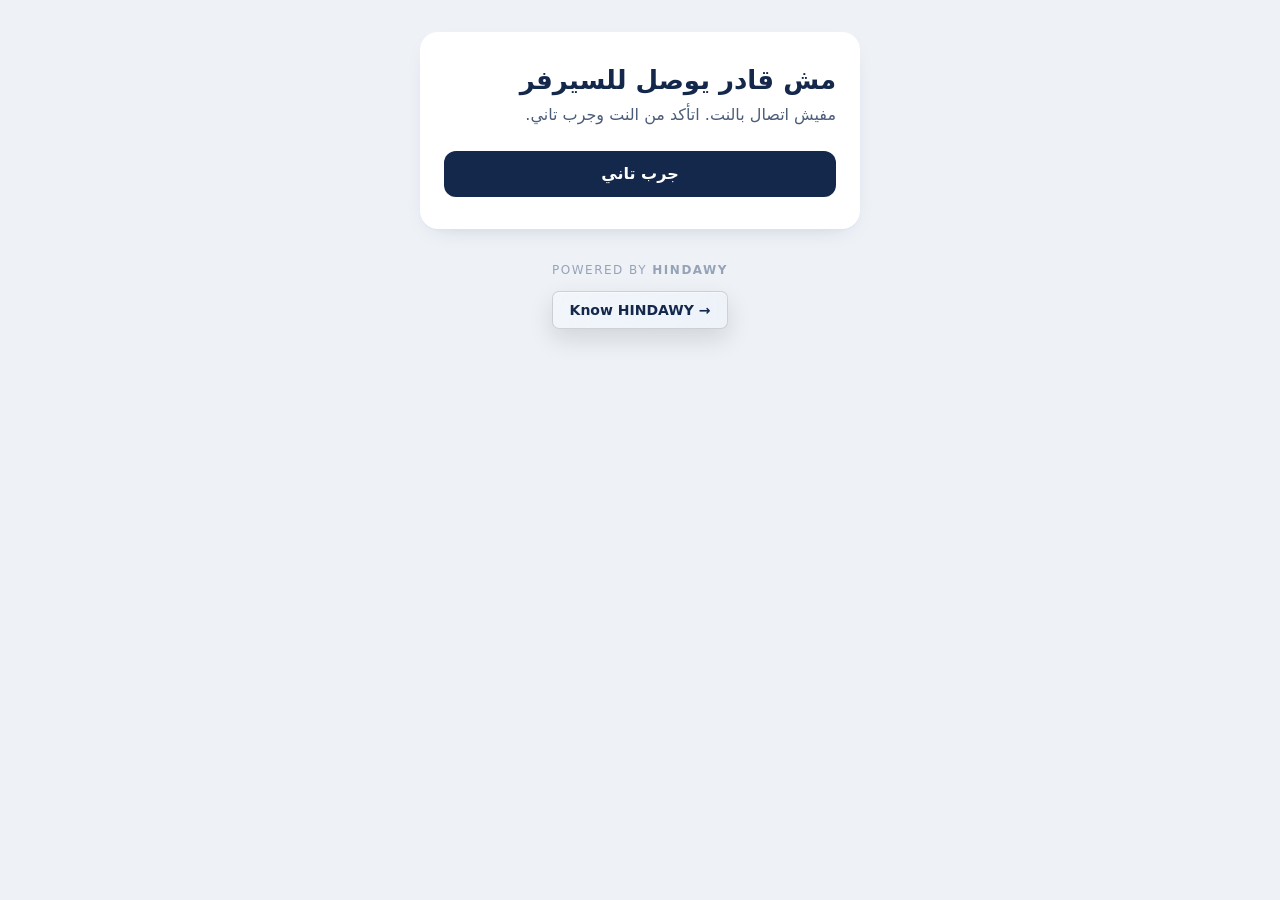
<file: index.html>
<!doctype html>
<html lang="ar" dir="rtl">
<head>
<meta charset="utf-8">
<meta name="viewport" content="width=device-width, initial-scale=1, viewport-fit=cover">
<meta name="theme-color" content="#FFFFFF">
<meta http-equiv="Content-Security-Policy" content="default-src 'self'; script-src 'self'; style-src 'self' 'unsafe-inline' https://fonts.googleapis.com; font-src https://fonts.gstatic.com; connect-src https://wxsfaqhketlmcamfuojt.supabase.co; img-src 'self' data:; base-uri 'none'; form-action 'none'">
<title>السيستم</title>
<link rel="stylesheet" href="css/tokens.css?v=0.10.6">
<link rel="stylesheet" href="css/app.css?v=0.10.6">
</head>
<body>
<div id="app"><div class="loading">بيحمّل…</div></div>
<script src="js/icons.js?v=0.10.6"></script>
<script src="js/config.js?v=0.10.6"></script>
<script src="js/api.js?v=0.10.6"></script>
<script src="js/ui.js?v=0.10.6"></script>
<script src="js/vendor/qrcode.js?v=1.4.4"></script>
<script src="js/scan.js?v=0.10.6"></script>
<script src="js/door.js?v=0.10.6"></script>
<script src="js/import.js?v=0.10.6"></script>
  <script src="js/more.js?v=0.10.6"></script>
<script src="js/app.js?v=0.10.6"></script>
</body>
</html>
</file>
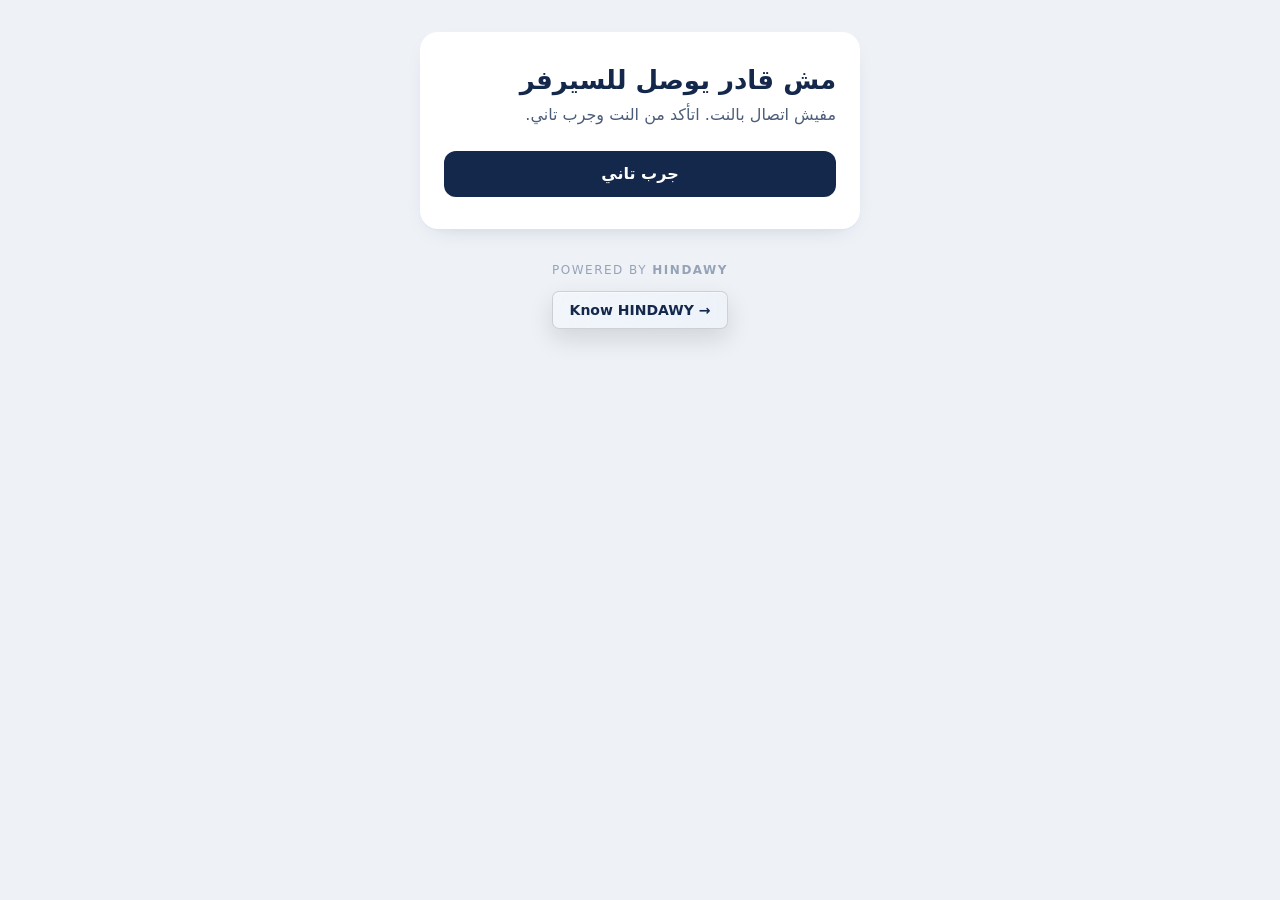
<file: demo/index.html>
<!doctype html>
<html lang="ar" dir="rtl">
<head>
<meta charset="utf-8">
<meta name="viewport" content="width=device-width, initial-scale=1, viewport-fit=cover">
<meta name="theme-color" content="#FFFFFF">
<meta http-equiv="Content-Security-Policy" content="default-src 'self'; script-src 'self'; style-src 'self' 'unsafe-inline' https://fonts.googleapis.com; font-src https://fonts.gstatic.com; connect-src https://wxsfaqhketlmcamfuojt.supabase.co; img-src 'self' data:; base-uri 'none'; form-action 'none'">
<title>السيستم</title>
<link rel="stylesheet" href="../css/tokens.css?v=0.10.6">
<link rel="stylesheet" href="../css/app.css?v=0.10.6">
</head>
<body>
<div id="app"><div class="loading">بيحمّل…</div></div>
<script src="../js/icons.js?v=0.10.6"></script>
<script src="../js/config.js?v=0.10.6"></script>
<script src="demo.js"></script>
<script src="../js/api.js?v=0.10.6"></script>
<script src="../js/ui.js?v=0.10.6"></script>
<script src="../js/vendor/qrcode.js?v=1.4.4"></script>
<script src="../js/scan.js?v=0.10.6"></script>
<script src="../js/door.js?v=0.10.6"></script>
<script src="../js/import.js?v=0.10.6"></script>
  <script src="../js/more.js?v=0.10.6"></script>
<script src="../js/app.js?v=0.10.6"></script>
</body>
</html>
</file>
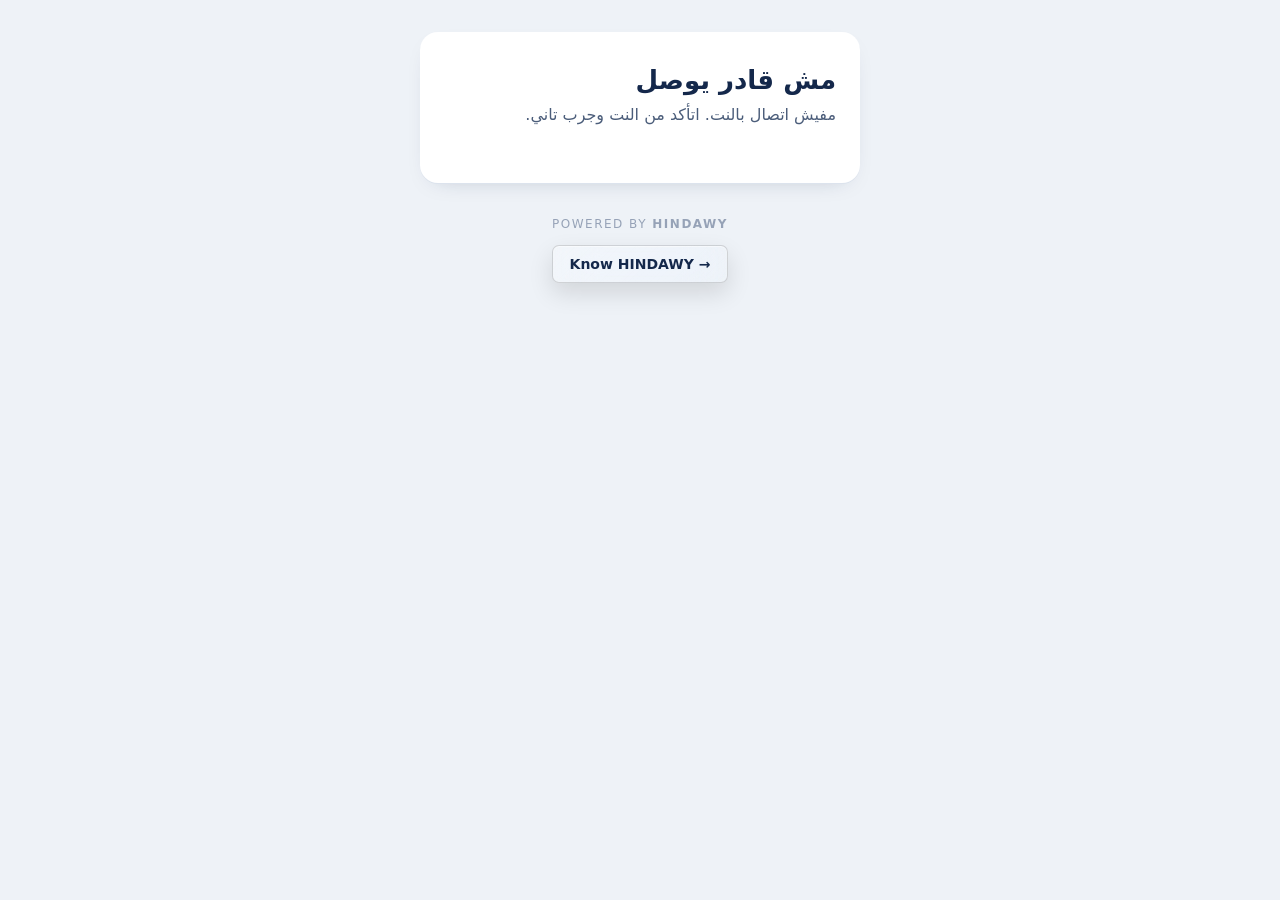
<file: family/index.html>
<!doctype html>
<html lang="ar" dir="rtl">
<head>
<meta charset="utf-8">
<meta name="viewport" content="width=device-width, initial-scale=1, viewport-fit=cover">
<meta name="theme-color" content="#FFFFFF">
<meta http-equiv="Content-Security-Policy" content="default-src 'self'; script-src 'self'; style-src 'self' 'unsafe-inline' https://fonts.googleapis.com; font-src https://fonts.gstatic.com; connect-src https://wxsfaqhketlmcamfuojt.supabase.co; img-src 'self' data: blob:; base-uri 'none'; form-action 'none'">
<title>بوابة الطالب وولي الأمر</title>
<link rel="stylesheet" href="../css/tokens.css?v=0.10.6">
<link rel="stylesheet" href="../css/app.css?v=0.10.6">
<link rel="stylesheet" href="../css/portal.css?v=0.10.6">
</head>
<body>
<div id="app"><div class="loading">بيحمّل…</div></div>
<script src="../js/icons.js?v=0.10.6"></script>
<script src="../js/config.js?v=0.10.6"></script>
<script src="family.js?v=0.10.6"></script>
<script src="../js/api.js?v=0.10.6"></script>
<script src="../js/ui.js?v=0.10.6"></script>
<script src="../js/vendor/qrcode.js?v=1.4.4"></script>
<script src="../js/scan.js?v=0.10.6"></script>
<script src="../js/portal.js?v=0.10.6"></script>
</body>
</html>
</file>
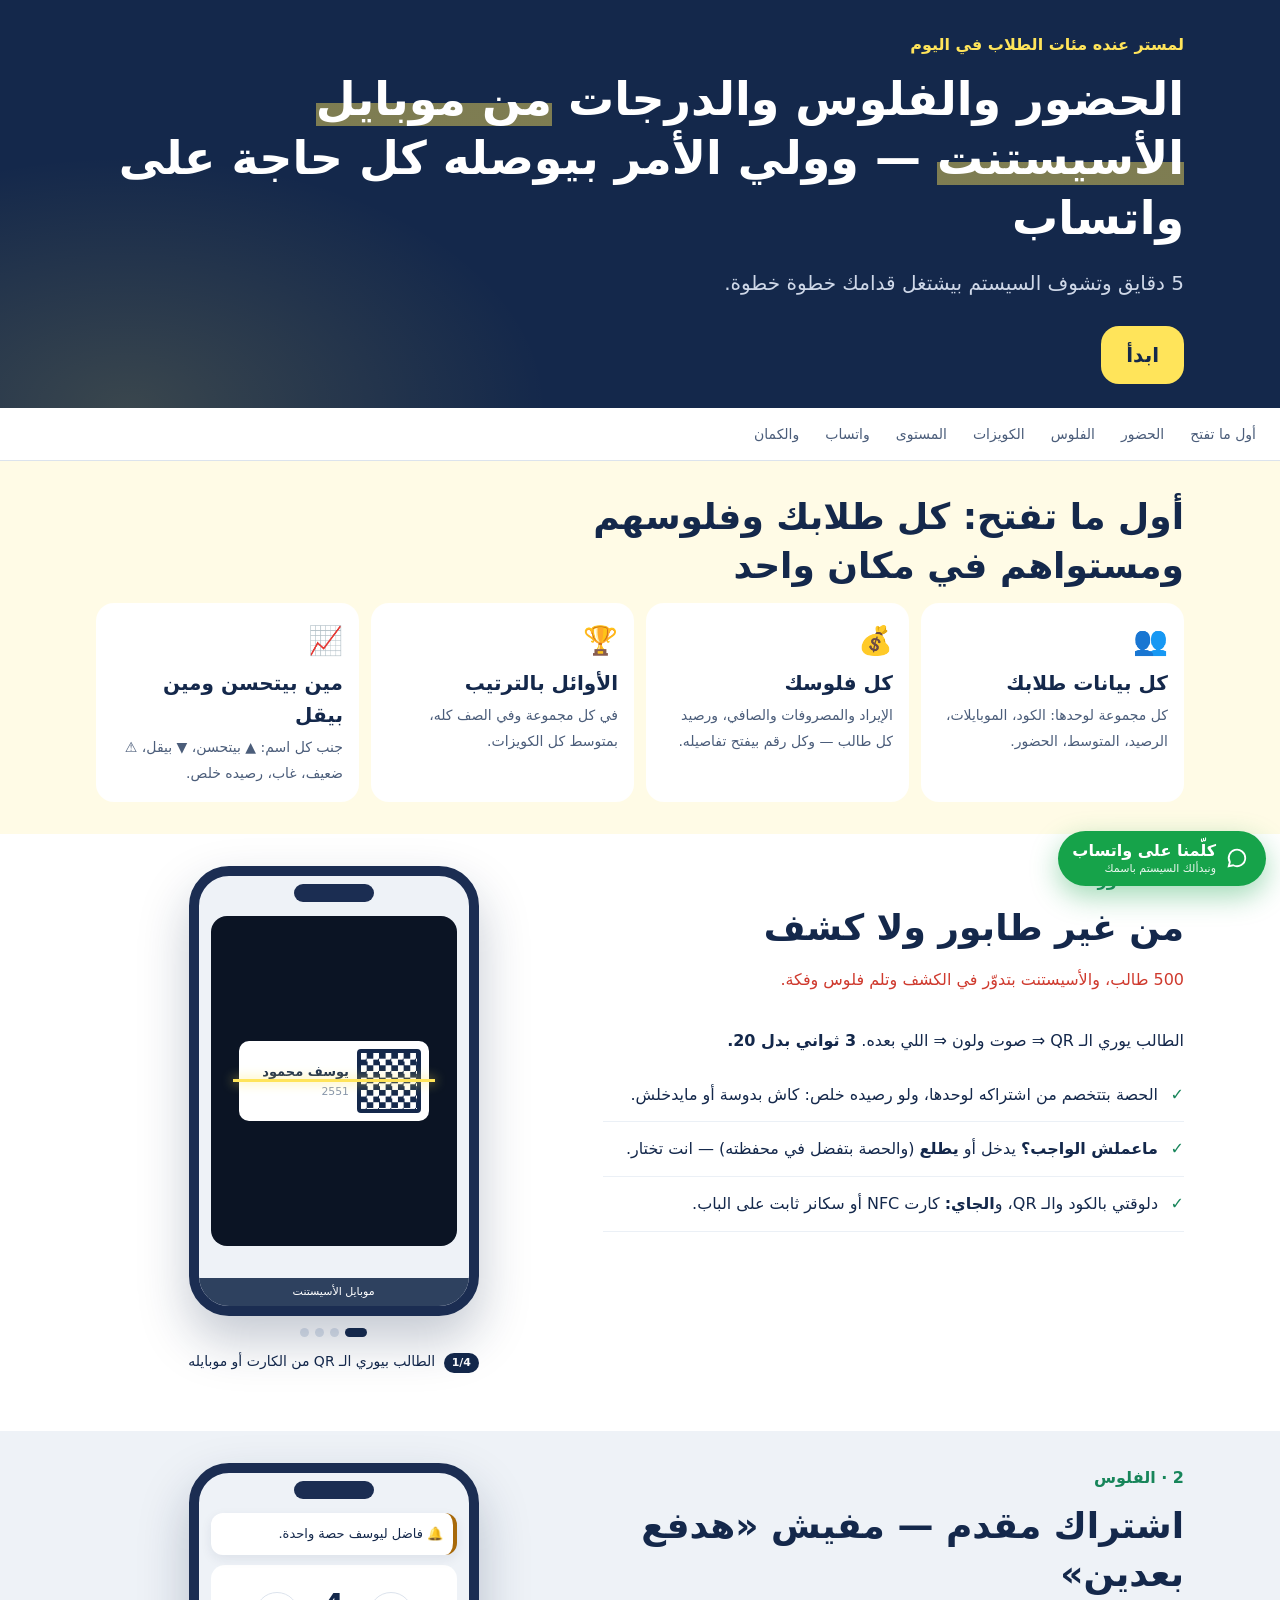
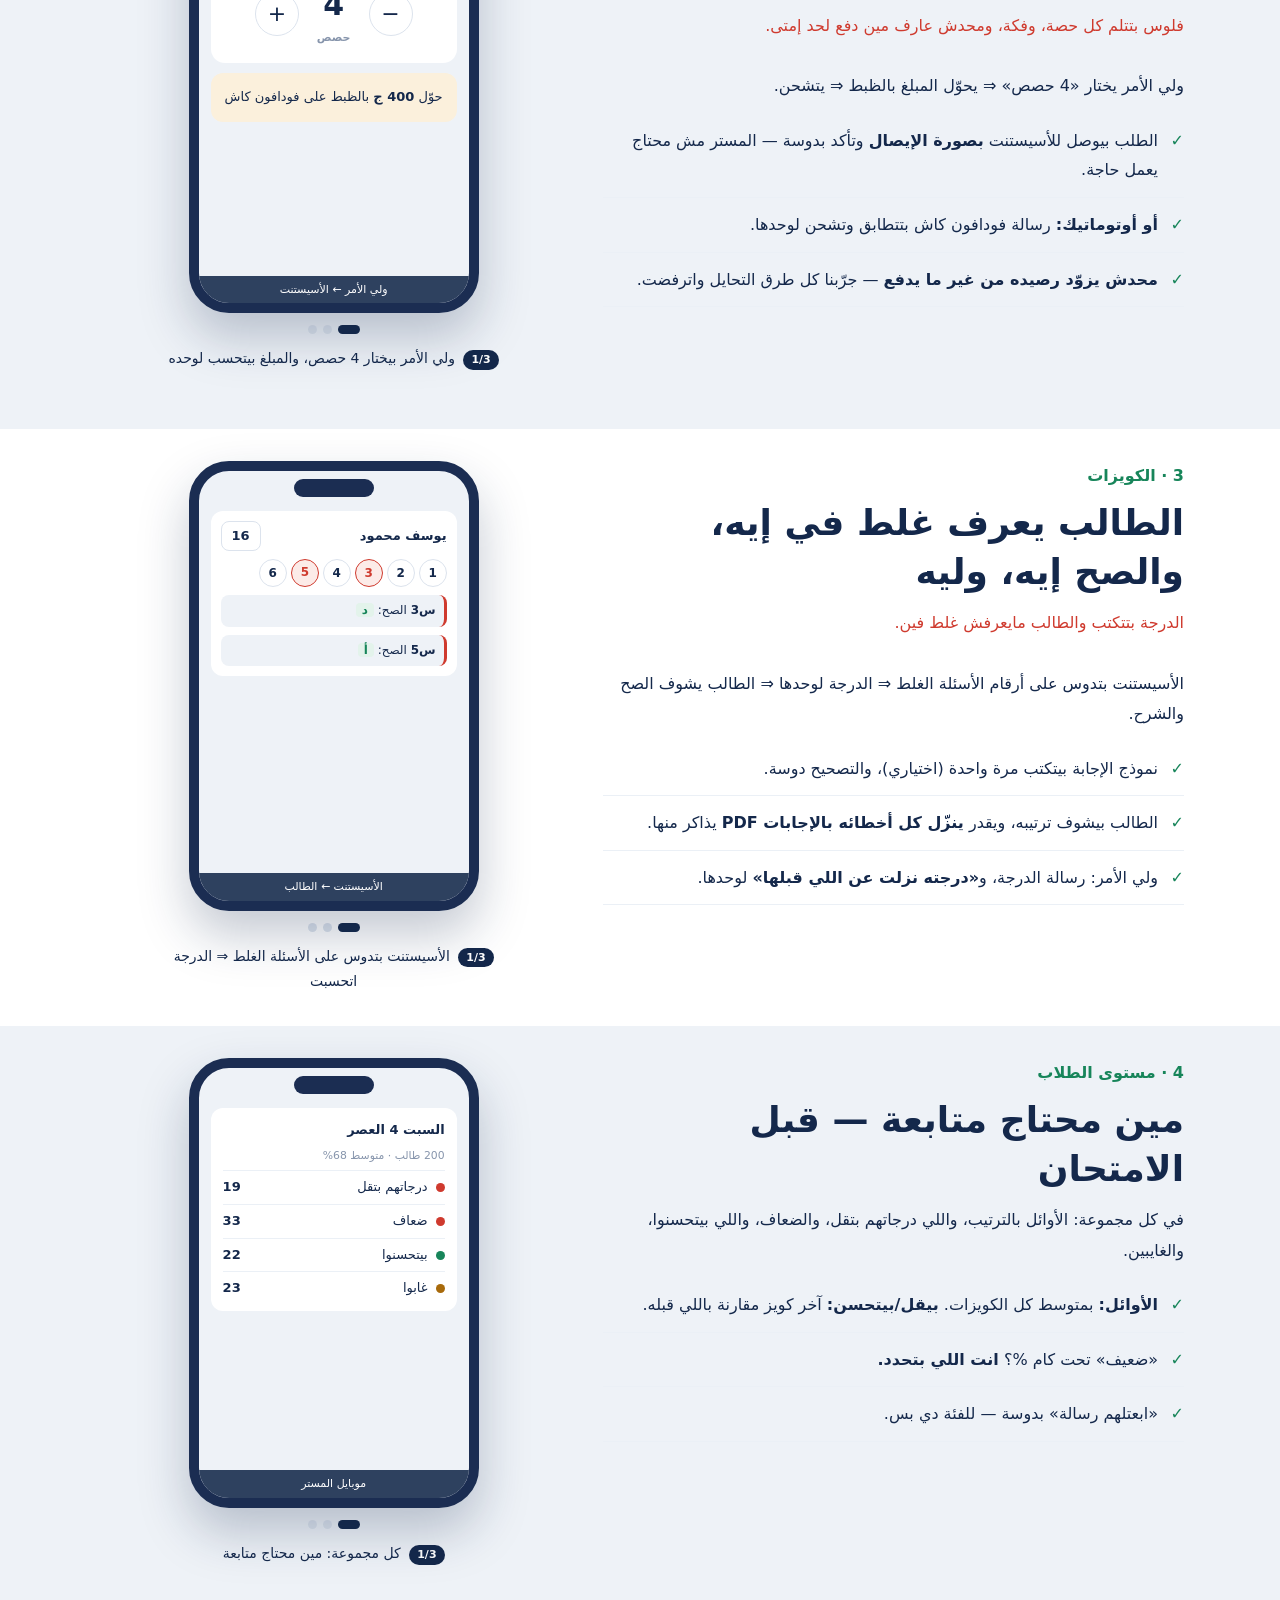
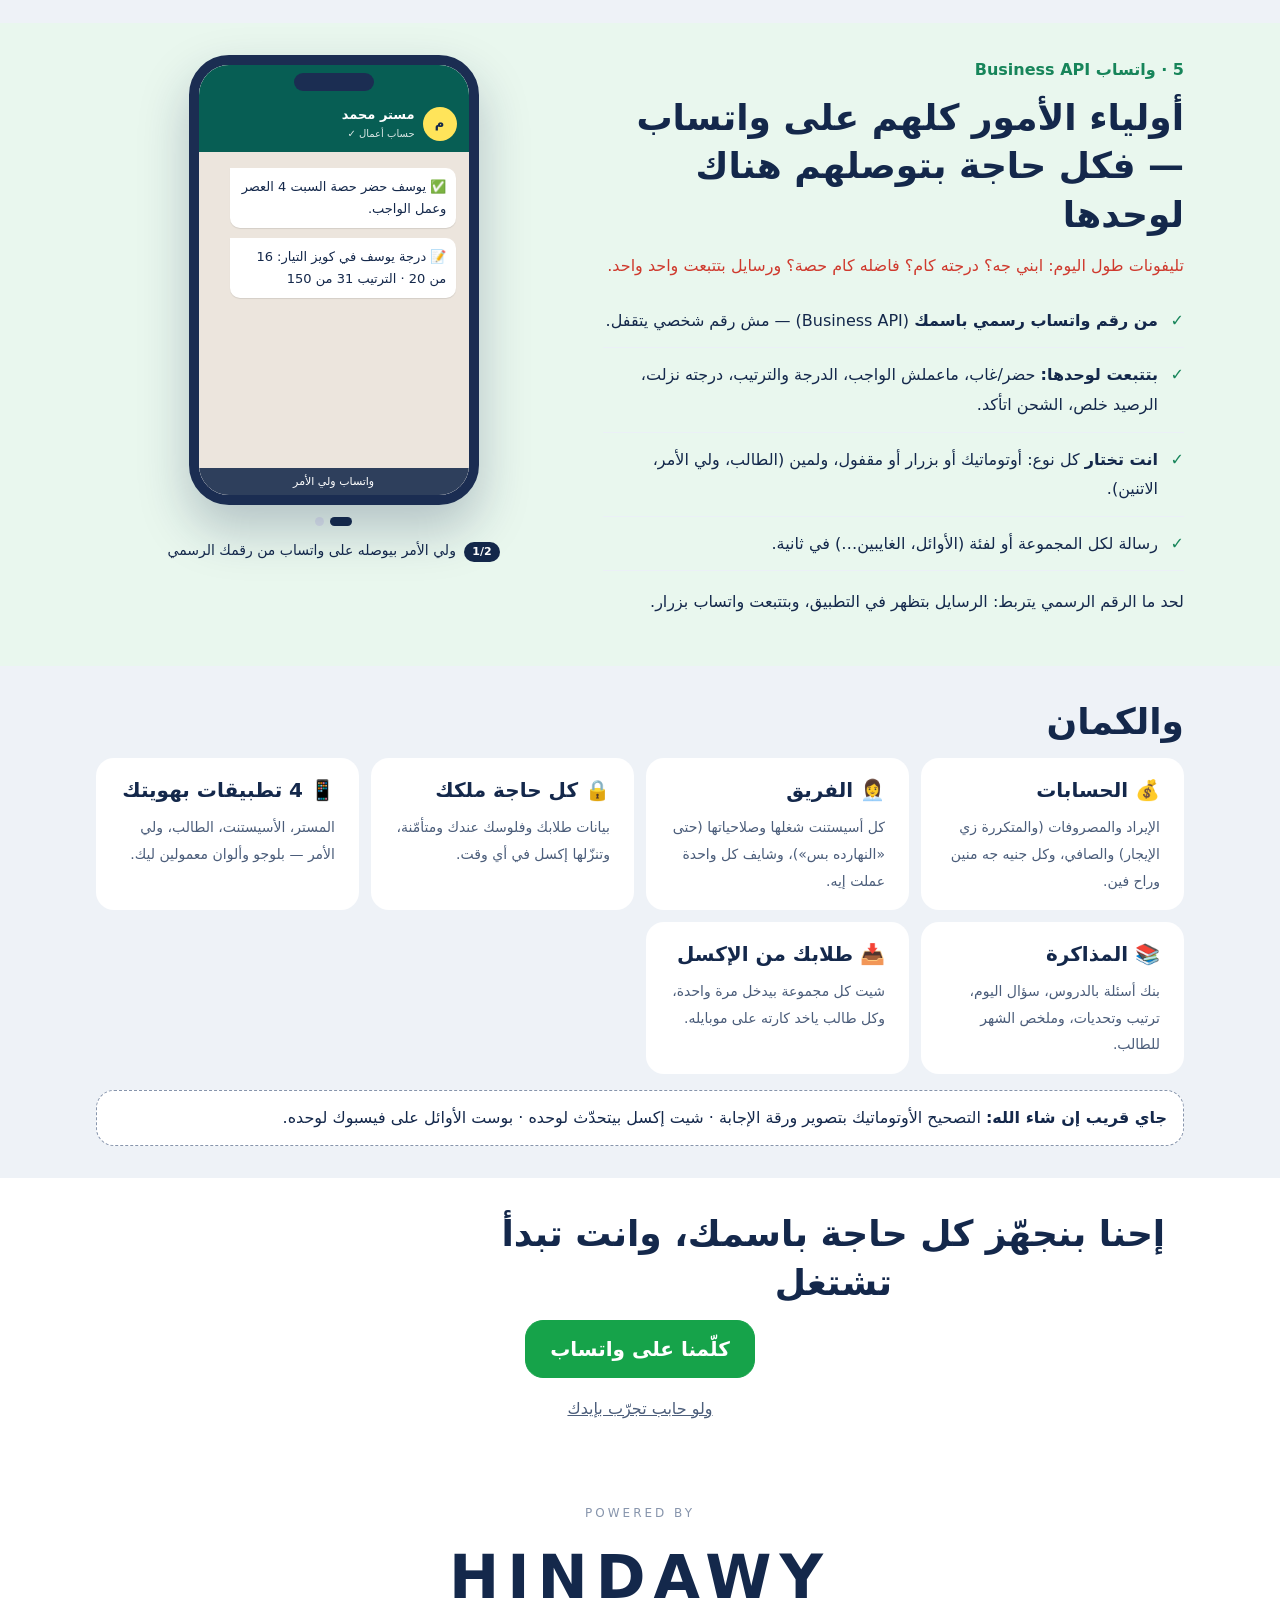
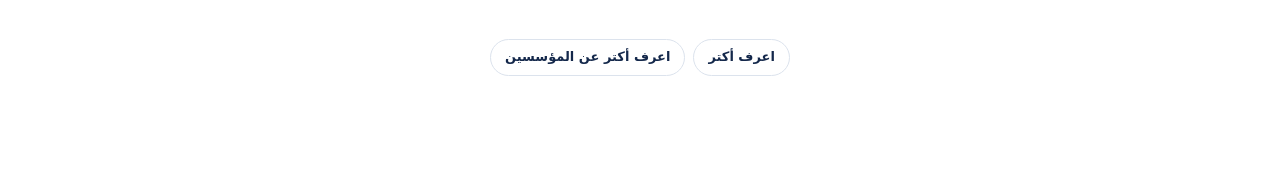
<file: presentation/index.html>
<!doctype html>
<html lang="ar" dir="rtl">
<head>
<meta charset="utf-8">
<meta name="viewport" content="width=device-width, initial-scale=1, viewport-fit=cover">
<meta name="theme-color" content="#14284B">
<meta http-equiv="Content-Security-Policy" content="default-src 'self'; script-src 'self'; style-src 'self' 'unsafe-inline' https://fonts.googleapis.com; font-src https://fonts.gstatic.com; img-src 'self' data:; base-uri 'none'; form-action 'none'">
<title>سيستم المستر — إزاي هيريّحك</title>
<link rel="stylesheet" href="../css/tokens.css?v=0.10.1">
<link rel="stylesheet" href="pres.css?v=0.10.1">
</head>
<body>

<header class="hero">
  <div class="wrap hero-in">
    <div>
      <p class="kicker">لمستر عنده مئات الطلاب في اليوم</p>
      <h1>الحضور والفلوس والدرجات <span class="hl">من موبايل الأسيستنت</span> — وولي الأمر بيوصله كل حاجة على واتساب</h1>
      <p class="lead">5 دقايق وتشوف السيستم بيشتغل قدامك خطوة خطوة.</p>
      <div class="cta"><a class="btn btn-lg cta-1" href="#first">ابدأ</a></div>
    </div>
  </div>
</header>

<nav class="pnav" aria-label="أجزاء العرض">
  <a href="#first">أول ما تفتح</a><a href="#door">الحضور</a><a href="#pay">الفلوس</a><a href="#grades">الكويزات</a><a href="#levels">المستوى</a><a href="#wa">واتساب</a><a href="#more">والكمان</a>
</nav>

<main>

<section id="first" class="sec first">
  <div class="wrap">
    <h2>أول ما تفتح: كل طلابك وفلوسهم ومستواهم في مكان واحد</h2>
    <div class="first-grid">
      <div class="fg"><span>👥</span><b>كل بيانات طلابك</b><p>كل مجموعة لوحدها: الكود، الموبايلات، الرصيد، المتوسط، الحضور.</p></div>
      <div class="fg"><span>💰</span><b>كل فلوسك</b><p>الإيراد والمصروفات والصافي، ورصيد كل طالب — وكل رقم بيفتح تفاصيله.</p></div>
      <div class="fg"><span>🏆</span><b>الأوائل بالترتيب</b><p>في كل مجموعة وفي الصف كله، بمتوسط كل الكويزات.</p></div>
      <div class="fg"><span>📈</span><b>مين بيتحسن ومين بيقل</b><p>جنب كل اسم: ▲ بيتحسن، ▼ بيقل، ⚠ ضعيف، غاب، رصيده خلص.</p></div>
    </div>
  </div>
</section>

<!-- 1 الحضور -->
<section id="door" class="sec">
  <div class="wrap two">
    <div>
      <p class="num-k">1 · الحضور</p>
      <h2>من غير طابور ولا كشف</h2>
      <p class="ps1"><s>500 طالب، والأسيستنت بتدوّر في الكشف وتلم فلوس وفكة.</s><br>الطالب يوري الـ QR ⇒ صوت ولون ⇒ اللي بعده. <b>3 ثواني بدل 20.</b></p>
      <ul class="feat-list">
        <li>الحصة بتتخصم من اشتراكه لوحدها، ولو رصيده خلص: كاش بدوسة أو مايدخلش.</li>
        <li><b>ماعملش الواجب؟</b> يدخل أو <b>يطلع</b> (والحصة بتفضل في محفظته) — انت تختار.</li>
        <li>دلوقتي بالكود والـ QR، و<b>الجاي:</b> كارت NFC أو سكانر ثابت على الباب.</li>
      </ul>
    </div>
    <figure class="show">
      <div class="ph" data-who="موبايل الأسيستنت">
        <div class="scr">
          <div class="st" data-cap="الطالب بيوري الـ QR من الكارت أو موبايله"><div class="m-cam"><div class="m-qrcard"><span class="qr"></span><div><b>يوسف محمود</b><small>2551</small></div></div><span class="m-line"></span></div></div>
          <div class="st" data-cap="في ثانية: اتسجل حضوره واتخصمت حصة"><div class="m-top"><b>تسجيل الحضور</b><span>133/180</span></div><div class="m-card ok"><span class="av">ي</span><div><b>يوسف محمود</b><small>2551 · السبت 4 العصر</small></div></div><div class="m-ok">✓ اتخصمت حصة · فاضل <mark>7</mark></div><div class="m-hw"><span class="y tap">✓ عمل الواجب</span><span>✕ ماعملش</span></div></div>
          <div class="st" data-cap="ماعملش الواجب؟ «يطلع» ⇒ الحصة بتفضل في محفظته"><div class="m-top"><b>تسجيل الحضور</b><span>134/180</span></div><div class="m-card"><span class="av">ع</span><div><b>عمر هشام</b><small>2577</small></div></div><div class="m-hw three"><span>✓ عمل</span><span>ماعملش · يدخل</span><span class="o tap">ماعملش · يطلع</span></div><div class="m-bad">عمر مادخلش · الحصة رجعت لمحفظته</div></div>
          <div class="st" data-cap="رصيده خلص: كاش بدوسة أو مايدخلش"><div class="m-card bad"><span class="av">م</span><div><b>مازن علي</b><small>2610</small></div></div><div class="m-bad">✕ مفيش رصيد</div><div class="m-btn tap">دفع كاش 100 ج</div></div>
        </div>
      </div>
      <figcaption class="cap"></figcaption>
    </figure>
  </div>
</section>

<!-- 2 الفلوس -->
<section id="pay" class="sec alt">
  <div class="wrap two">
    <div>
      <p class="num-k">2 · الفلوس</p>
      <h2>اشتراك مقدم — مفيش «هدفع بعدين»</h2>
      <p class="ps1"><s>فلوس بتتلم كل حصة، وفكة، ومحدش عارف مين دفع لحد إمتى.</s><br>ولي الأمر يختار «4 حصص» ⇒ يحوّل المبلغ بالظبط ⇒ يتشحن.</p>
      <ul class="feat-list">
        <li>الطلب بيوصل للأسيستنت <b>بصورة الإيصال</b> وتأكد بدوسة — المستر مش محتاج يعمل حاجة.</li>
        <li><b>أو أوتوماتيك:</b> رسالة فودافون كاش بتتطابق وتشحن لوحدها.</li>
        <li><b>محدش يزوّد رصيده من غير ما يدفع</b> — جرّبنا كل طرق التحايل واترفضت.</li>
      </ul>
    </div>
    <figure class="show">
      <div class="ph" data-who="ولي الأمر ← الأسيستنت">
        <div class="scr">
          <div class="st" data-cap="ولي الأمر بيختار 4 حصص، والمبلغ بيتحسب لوحده"><div class="m-notif">🔔 فاضل ليوسف حصة واحدة.</div><div class="m-step"><span>−</span><b>4<small>حصص</small></b><span class="tap">+</span></div><div class="m-pay">حوّل <b>400 ج</b> بالظبط على فودافون كاش</div></div>
          <div class="st" data-cap="الأسيستنت بيوصلها الطلب بصورة الإيصال — تدوس «وصل»"><div class="m-req"><div class="rq-h"><b>يوسف محمود</b><b class="amt">400 ج</b></div><small>4 حصص · فودافون كاش · 10:14</small><div class="m-receipt sm"><div class="rc-h">Vodafone Cash</div><div>تم تحويل 400 ج</div></div><div class="rq-act"><span class="r">رفض</span><span class="g tap">✓ وصل · اشحن</span></div></div></div>
          <div class="st" data-cap="اتشحن ⇒ ولي الأمر بيوصله على واتساب"><div class="m-notif ok">✅ اتأكد الشحن بتاع يوسف، ورصيده بقى 5 حصص.</div><div class="m-bal"><span>فاضل ليوسف</span><b>5</b><small>حصص</small></div></div>
        </div>
      </div>
      <figcaption class="cap"></figcaption>
    </figure>
  </div>
</section>

<!-- 3 الكويزات -->
<section id="grades" class="sec">
  <div class="wrap two">
    <div>
      <p class="num-k">3 · الكويزات</p>
      <h2>الطالب يعرف غلط في إيه، والصح إيه، وليه</h2>
      <p class="ps1"><s>الدرجة بتتكتب والطالب مايعرفش غلط فين.</s><br>الأسيستنت بتدوس على أرقام الأسئلة الغلط ⇒ الدرجة لوحدها ⇒ الطالب يشوف الصح والشرح.</p>
      <ul class="feat-list">
        <li>نموذج الإجابة بيتكتب مرة واحدة (اختياري)، والتصحيح دوسة.</li>
        <li>الطالب بيشوف ترتيبه، ويقدر <b>ينزّل كل أخطائه بالإجابات PDF</b> يذاكر منها.</li>
        <li>ولي الأمر: رسالة الدرجة، و<b>«درجته نزلت عن اللي قبلها»</b> لوحدها.</li>
      </ul>
    </div>
    <figure class="show">
      <div class="ph" data-who="الأسيستنت ← الطالب">
        <div class="scr">
          <div class="st" data-cap="الأسيستنت بتدوس على الأسئلة الغلط ⇒ الدرجة اتحسبت"><div class="m-grade open"><div class="g-h"><b>يوسف محمود</b><span class="g-sc">16</span></div><div class="g-chips"><s>1</s><s>2</s><s class="bad">3</s><s>4</s><s class="bad tap">5</s><s>6</s></div><div class="g-w"><b>س3</b> الصح: <mark>د</mark></div><div class="g-w"><b>س5</b> الصح: <mark>أ</mark></div></div></div>
          <div class="st" data-cap="يوسف بيشوف الصح والشرح وترتيبه — وينزّلهم PDF"><div class="m-score"><b>16<small>/20</small></b><div>كويز التيار<small>ترتيبك 31 من 150</small></div></div><div class="m-wq"><b>سؤال 3</b><div class="was">جاوبت: ب</div><div class="right">الصح: د</div><small>لأن التيار في التوالي واحد…</small></div><div class="m-btn line tap">⬇ نزّل أخطائي PDF</div></div>
          <div class="st" data-cap="وولي الأمر بيوصله تنبيه لو درجته نزلت"><div class="m-notif">⚠️ درجة يوسف نزلت — 16 من 20 (80%) — كان متوسطه 95%.</div></div>
        </div>
      </div>
      <figcaption class="cap"></figcaption>
    </figure>
  </div>
</section>

<!-- 4 المستوى -->
<section id="levels" class="sec alt">
  <div class="wrap two">
    <div>
      <p class="num-k">4 · مستوى الطلاب</p>
      <h2>مين محتاج متابعة — قبل الامتحان</h2>
      <p class="ps1">في كل مجموعة: الأوائل بالترتيب، واللي درجاتهم بتقل، والضعاف، واللي بيتحسنوا، والغايبين.</p>
      <ul class="feat-list">
        <li><b>الأوائل:</b> بمتوسط كل الكويزات. <b>بيقل/بيتحسن:</b> آخر كويز مقارنة باللي قبله.</li>
        <li>«ضعيف» تحت كام %؟ <b>انت اللي بتحدد.</b></li>
        <li>«ابعتلهم رسالة» بدوسة — للفئة دي بس.</li>
      </ul>
    </div>
    <figure class="show">
      <div class="ph" data-who="موبايل المستر">
        <div class="scr">
          <div class="st" data-cap="كل مجموعة: مين محتاج متابعة"><div class="m-lv"><b>السبت 4 العصر</b><small>200 طالب · متوسط 68%</small><div><i class="r"></i>درجاتهم بتقل<b>19</b></div><div><i class="r"></i>ضعاف<b>33</b></div><div><i class="g"></i>بيتحسنوا<b>22</b></div><div><i class="a"></i>غابوا<b>23</b></div></div></div>
          <div class="st" data-cap="الأوائل بالترتيب"><ol class="m-rank"><li><i>1</i>آدم حسن<b>100%</b></li><li><i>2</i>آية نبيل<b>98%</b></li><li><i>3</i>أحمد عادل<b>97%</b></li><li><i>4</i>بلال جمال<b>95%</b></li></ol></div>
          <div class="st" data-cap="واللي درجاتهم بتقل — ورسالة ليهم بدوسة"><ol class="m-rank plain"><li>أنس جمال<b>من 90% لـ 60%</b></li><li>آية وليد<b>من 70% لـ 40%</b></li></ol><div class="m-btn tap">ابعتلهم رسالة</div></div>
        </div>
      </div>
      <figcaption class="cap"></figcaption>
    </figure>
  </div>
</section>

<!-- 5 واتساب -->
<section id="wa" class="sec wa-sec">
  <div class="wrap two">
    <div>
      <p class="num-k">5 · واتساب Business API</p>
      <h2>أولياء الأمور كلهم على واتساب — فكل حاجة بتوصلهم هناك لوحدها</h2>
      <p class="ps1"><s>تليفونات طول اليوم: ابني جه؟ درجته كام؟ فاضله كام حصة؟ ورسايل بتتبعت واحد واحد.</s></p>
      <ul class="feat-list">
        <li><b>من رقم واتساب رسمي باسمك</b> (Business API) — مش رقم شخصي يتقفل.</li>
        <li><b>بتتبعت لوحدها:</b> حضر/غاب، ماعملش الواجب، الدرجة والترتيب، درجته نزلت، الرصيد خلص، الشحن اتأكد.</li>
        <li><b>انت تختار</b> كل نوع: أوتوماتيك أو بزرار أو مقفول، ولمين (الطالب، ولي الأمر، الاتنين).</li>
        <li>رسالة لكل المجموعة أو لفئة (الأوائل، الغايبين…) في ثانية.</li>
      </ul>
      <p class="tiny">لحد ما الرقم الرسمي يتربط: الرسايل بتظهر في التطبيق، وبتتبعت واتساب بزرار.</p>
    </div>
    <figure class="show">
      <div class="ph wa-ph" data-who="واتساب ولي الأمر">
        <div class="scr">
          <div class="st" data-cap="ولي الأمر بيوصله على واتساب من رقمك الرسمي"><div class="wa-h"><span class="wa-av">م</span><div><b>مستر محمد</b><small>حساب أعمال ✓</small></div></div><div class="wa-msg">✅ يوسف حضر حصة السبت 4 العصر وعمل الواجب.</div><div class="wa-msg">📝 درجة يوسف في كويز التيار: 16 من 20 · الترتيب 31 من 150</div></div>
          <div class="st" data-cap="والتنبيهات المهمة بتوصله لوحدها"><div class="wa-h"><span class="wa-av">م</span><div><b>مستر محمد</b><small>حساب أعمال ✓</small></div></div><div class="wa-msg">⚠️ درجة يوسف نزلت عن اللي قبلها — محتاج يركز.</div><div class="wa-msg">🔔 رصيد يوسف خلص. اشحن من التطبيق عشان مايقفش على الباب.</div></div>
        </div>
      </div>
      <figcaption class="cap"></figcaption>
    </figure>
  </div>
</section>

<!-- والكمان -->
<section id="more" class="sec alt">
  <div class="wrap">
    <h2>والكمان</h2>
    <div class="grid3">
      <div class="tile"><b>💰 الحسابات</b><p>الإيراد والمصروفات (والمتكررة زي الإيجار) والصافي، وكل جنيه جه منين وراح فين.</p></div>
      <div class="tile"><b>👩‍💼 الفريق</b><p>كل أسيستنت شغلها وصلاحياتها (حتى «النهارده بس»)، وشايف كل واحدة عملت إيه.</p></div>
      <div class="tile"><b>🔒 كل حاجة ملكك</b><p>بيانات طلابك وفلوسك عندك ومتأمّنة، وتنزّلها إكسل في أي وقت.</p></div>
      <div class="tile"><b>📱 4 تطبيقات بهويتك</b><p>المستر، الأسيستنت، الطالب، ولي الأمر — بلوجو وألوان معمولين ليك.</p></div>
      <div class="tile"><b>📚 المذاكرة</b><p>بنك أسئلة بالدروس، سؤال اليوم، ترتيب وتحديات، وملخص الشهر للطالب.</p></div>
      <div class="tile"><b>📥 طلابك من الإكسل</b><p>شيت كل مجموعة بيدخل مرة واحدة، وكل طالب ياخد كارته على موبايله.</p></div>
    </div>
    <p class="soon-line"><b>جاي قريب إن شاء الله:</b> التصحيح الأوتوماتيك بتصوير ورقة الإجابة · شيت إكسل بيتحدّث لوحده · بوست الأوائل على فيسبوك لوحده.</p>
  </div>
</section>

<section class="sec end">
  <div class="wrap">
    <h2>إحنا بنجهّز كل حاجة باسمك، وانت تبدأ تشتغل</h2>
    <a class="btn btn-lg btn-wa" href="https://wa.me/201118606692?text=%D8%A3%D9%87%D9%84%D8%A7%D9%8B%20HINDAWY%D8%8C%20%D8%B9%D8%A7%D9%8A%D8%B2%20%D8%A3%D8%A8%D8%AF%D8%A3%20%D8%B3%D9%8A%D8%B3%D8%AA%D9%85%20%D8%A7%D9%84%D9%85%D8%B3%D8%AA%D8%B1" target="_blank" rel="noopener">كلّمنا على واتساب</a>
    <p class="tiny"><a href="../demo/teacher/">ولو حابب تجرّب بإيدك</a></p>
  </div>
</section>
</main>

<footer class="byline">
  <small>POWERED BY</small>
  <a class="hw" href="https://ahmedelhendway0-byte.github.io/portfolio/" target="_blank" rel="noopener"><strong>HINDAWY</strong></a>
  <span class="hw-btns"><a href="https://ahmedelhendway0-byte.github.io/portfolio/" target="_blank" rel="noopener">اعرف أكتر</a><a href="https://ahmedelhendway0-byte.github.io/portfolio/#team" target="_blank" rel="noopener">اعرف أكتر عن المؤسسين</a></span>
</footer>
<a class="wa-bar" href="https://wa.me/201118606692?text=%D8%A3%D9%87%D9%84%D8%A7%D9%8B%20HINDAWY%D8%8C%20%D8%B9%D8%A7%D9%8A%D8%B2%20%D8%A3%D8%A8%D8%AF%D8%A3%20%D8%B3%D9%8A%D8%B3%D8%AA%D9%85%20%D8%A7%D9%84%D9%85%D8%B3%D8%AA%D8%B1" target="_blank" rel="noopener">
  <svg viewBox="0 0 24 24" width="22" height="22" fill="none" stroke="currentColor" stroke-width="2" aria-hidden="true"><path d="M21 12a9 9 0 0 1-13.2 7.9L3 21l1.2-4.6A9 9 0 1 1 21 12z"/></svg>
  <span><b>كلّمنا على واتساب</b><small>ونبدألك السيستم باسمك</small></span></a>
<script src="pres.js?v=0.10.1"></script>
</body>
</html>
</file>
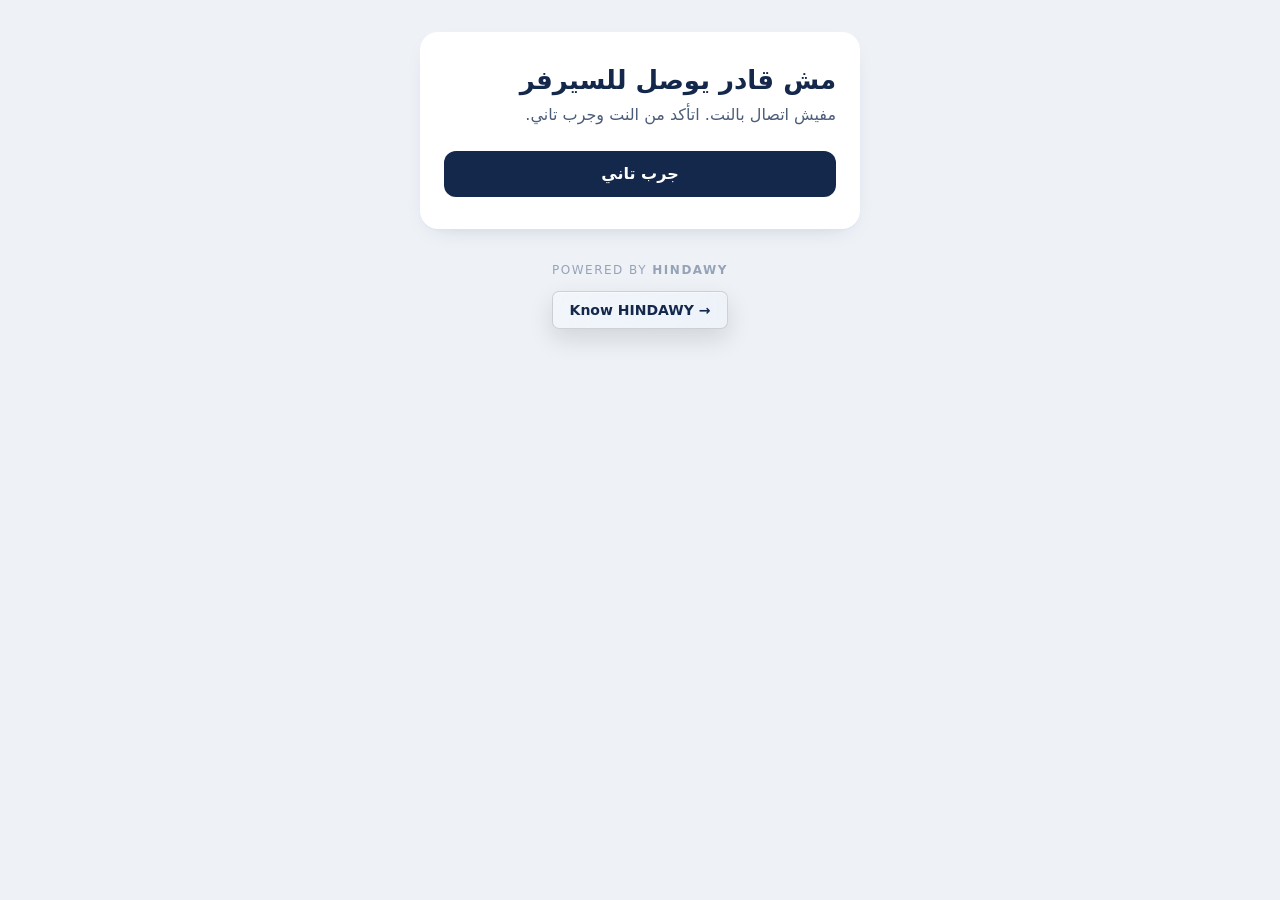
<file: staff/index.html>
<!doctype html>
<html lang="ar" dir="rtl">
<head>
<meta charset="utf-8">
<meta name="viewport" content="width=device-width, initial-scale=1, viewport-fit=cover">
<meta name="theme-color" content="#FFFFFF">
<meta http-equiv="Content-Security-Policy" content="default-src 'self'; script-src 'self'; style-src 'self' 'unsafe-inline' https://fonts.googleapis.com; font-src https://fonts.gstatic.com; connect-src https://wxsfaqhketlmcamfuojt.supabase.co; img-src 'self' data:; base-uri 'none'; form-action 'none'">
<title>السيستم</title>
<link rel="stylesheet" href="../css/tokens.css?v=0.10.6">
<link rel="stylesheet" href="../css/app.css?v=0.10.6">
</head>
<body>
<div id="app"><div class="loading">بيحمّل…</div></div>
<script src="../js/icons.js?v=0.10.6"></script>
<script src="../js/config.js?v=0.10.6"></script>
<script src="page.js"></script>
<script src="../js/api.js?v=0.10.6"></script>
<script src="../js/ui.js?v=0.10.6"></script>
<script src="../js/vendor/qrcode.js?v=1.4.4"></script>
<script src="../js/scan.js?v=0.10.6"></script>
<script src="../js/door.js?v=0.10.6"></script>
<script src="../js/import.js?v=0.10.6"></script>
  <script src="../js/more.js?v=0.10.6"></script>
<script src="../js/app.js?v=0.10.6"></script>
</body>
</html>
</file>
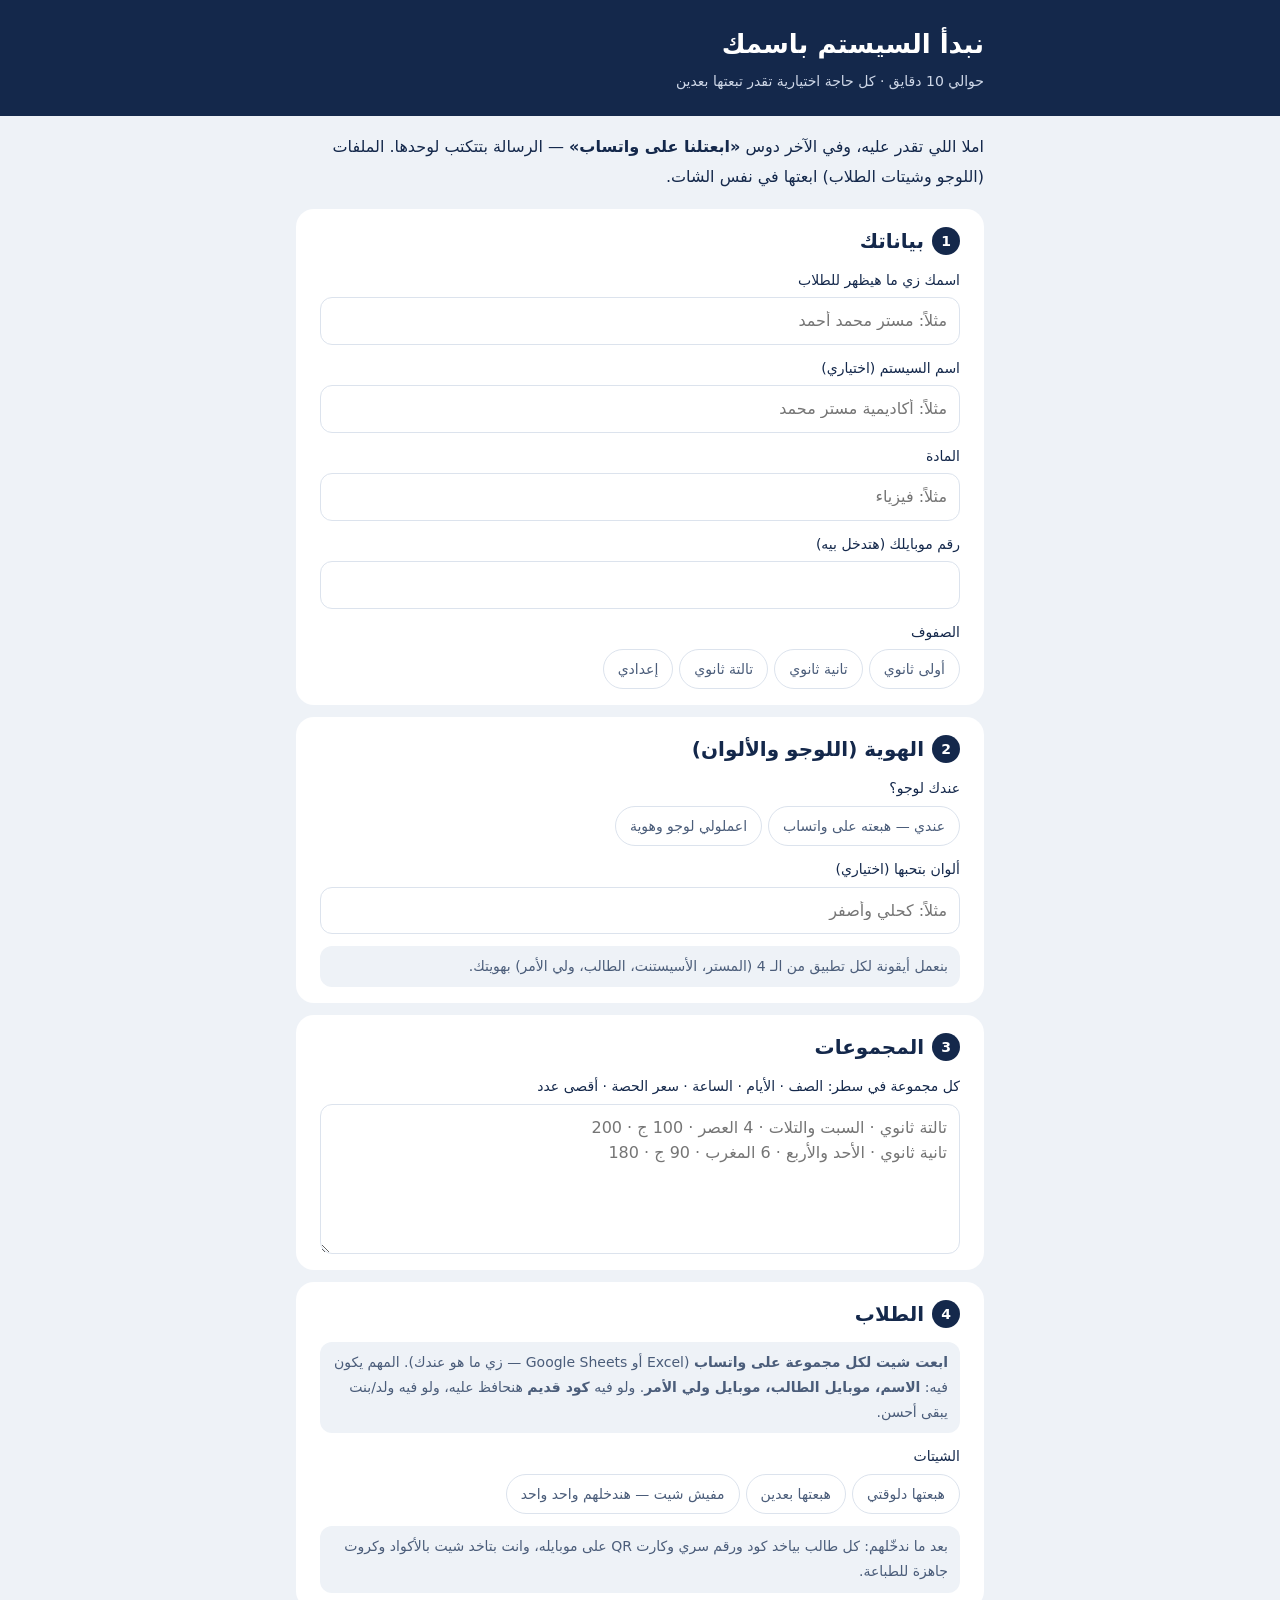
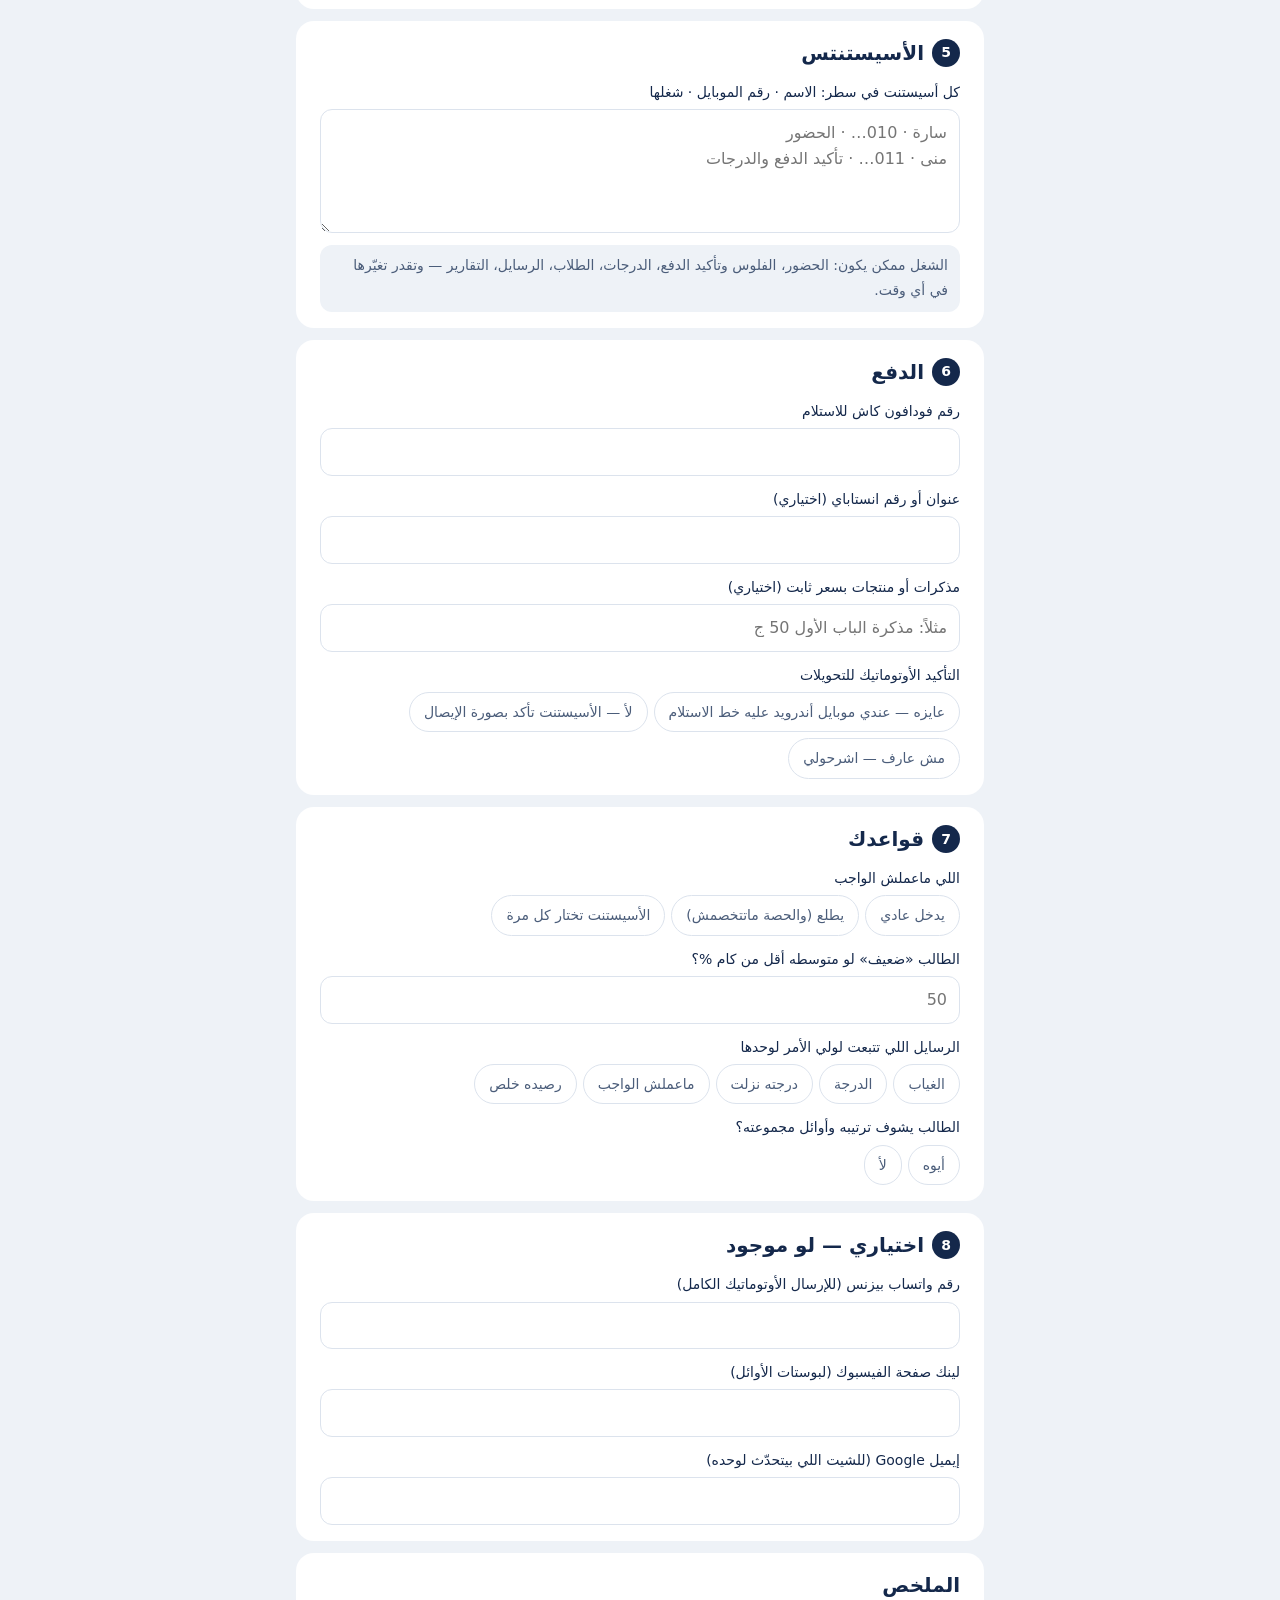
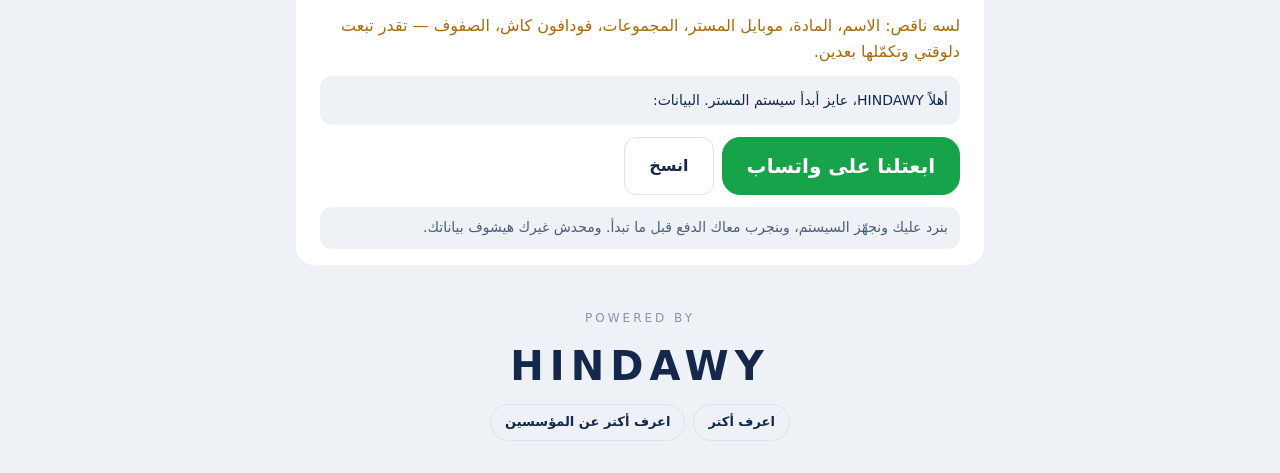
<file: start/index.html>
<!doctype html>
<html lang="ar" dir="rtl">
<head>
<meta charset="utf-8">
<meta name="viewport" content="width=device-width, initial-scale=1, viewport-fit=cover">
<meta name="theme-color" content="#14284B">
<meta http-equiv="Content-Security-Policy" content="default-src 'self'; script-src 'self'; style-src 'self' 'unsafe-inline' https://fonts.googleapis.com; font-src https://fonts.gstatic.com; img-src 'self' data:; base-uri 'none'; form-action 'none'">
<title>نبدأ السيستم — اللي محتاجينه منك</title>
<link rel="stylesheet" href="../css/tokens.css?v=0.9.9">
<link rel="stylesheet" href="start.css?v=0.9.9">
</head>
<body>
<header class="top"><div class="wrap"><b>نبدأ السيستم باسمك</b><span>حوالي 10 دقايق · كل حاجة اختيارية تقدر تبعتها بعدين</span></div></header>
<main class="wrap">
  <p class="lead">املا اللي تقدر عليه، وفي الآخر دوس <b>«ابعتلنا على واتساب»</b> — الرسالة بتتكتب لوحدها. الملفات (اللوجو وشيتات الطلاب) ابعتها في نفس الشات.</p>

  <form id="f" novalidate>
  <section class="card"><h2><span>1</span> بياناتك</h2>
    <label>اسمك زي ما هيظهر للطلاب<input name="الاسم" placeholder="مثلاً: مستر محمد أحمد"></label>
    <label>اسم السيستم (اختياري)<input name="اسم السيستم" placeholder="مثلاً: أكاديمية مستر محمد"></label>
    <label>المادة<input name="المادة" placeholder="مثلاً: فيزياء"></label>
    <label>رقم موبايلك (هتدخل بيه)<input name="موبايل المستر" inputmode="numeric" dir="ltr"></label>
    <fieldset><legend>الصفوف</legend><div class="chips" data-multi="الصفوف"><button type="button">أولى ثانوي</button><button type="button">تانية ثانوي</button><button type="button">تالتة ثانوي</button><button type="button">إعدادي</button></div></fieldset>
  </section>

  <section class="card"><h2><span>2</span> الهوية (اللوجو والألوان)</h2>
    <fieldset><legend>عندك لوجو؟</legend><div class="chips" data-one="اللوجو"><button type="button">عندي — هبعته على واتساب</button><button type="button">اعملولي لوجو وهوية</button></div></fieldset>
    <label>ألوان بتحبها (اختياري)<input name="الألوان" placeholder="مثلاً: كحلي وأصفر"></label>
    <p class="tip">بنعمل أيقونة لكل تطبيق من الـ 4 (المستر، الأسيستنت، الطالب، ولي الأمر) بهويتك.</p>
  </section>

  <section class="card"><h2><span>3</span> المجموعات</h2>
    <label>كل مجموعة في سطر: الصف · الأيام · الساعة · سعر الحصة · أقصى عدد<textarea name="المجموعات" rows="5" placeholder="تالتة ثانوي · السبت والتلات · 4 العصر · 100 ج · 200&#10;تانية ثانوي · الأحد والأربع · 6 المغرب · 90 ج · 180"></textarea></label>
  </section>

  <section class="card"><h2><span>4</span> الطلاب</h2>
    <p class="tip"><b>ابعت شيت لكل مجموعة على واتساب</b> (Excel أو Google Sheets — زي ما هو عندك). المهم يكون فيه: <b>الاسم، موبايل الطالب، موبايل ولي الأمر</b>. ولو فيه <b>كود قديم</b> هنحافظ عليه، ولو فيه ولد/بنت يبقى أحسن.</p>
    <fieldset><legend>الشيتات</legend><div class="chips" data-one="شيتات الطلاب"><button type="button">هبعتها دلوقتي</button><button type="button">هبعتها بعدين</button><button type="button">مفيش شيت — هندخلهم واحد واحد</button></div></fieldset>
    <p class="tip">بعد ما ندخّلهم: كل طالب بياخد كود ورقم سري وكارت QR على موبايله، وانت بتاخد شيت بالأكواد وكروت جاهزة للطباعة.</p>
  </section>

  <section class="card"><h2><span>5</span> الأسيستنتس</h2>
    <label>كل أسيستنت في سطر: الاسم · رقم الموبايل · شغلها<textarea name="الأسيستنتس" rows="4" placeholder="سارة · 010… · الحضور&#10;منى · 011… · تأكيد الدفع والدرجات"></textarea></label>
    <p class="tip">الشغل ممكن يكون: الحضور، الفلوس وتأكيد الدفع، الدرجات، الطلاب، الرسايل، التقارير — وتقدر تغيّرها في أي وقت.</p>
  </section>

  <section class="card"><h2><span>6</span> الدفع</h2>
    <label>رقم فودافون كاش للاستلام<input name="فودافون كاش" inputmode="numeric" dir="ltr"></label>
    <label>عنوان أو رقم انستاباي (اختياري)<input name="انستاباي" dir="ltr"></label>
    <label>مذكرات أو منتجات بسعر ثابت (اختياري)<input name="المنتجات" placeholder="مثلاً: مذكرة الباب الأول 50 ج"></label>
    <fieldset><legend>التأكيد الأوتوماتيك للتحويلات</legend><div class="chips" data-one="التأكيد الأوتوماتيك"><button type="button">عايزه — عندي موبايل أندرويد عليه خط الاستلام</button><button type="button">لأ — الأسيستنت تأكد بصورة الإيصال</button><button type="button">مش عارف — اشرحولي</button></div></fieldset>
  </section>

  <section class="card"><h2><span>7</span> قواعدك</h2>
    <fieldset><legend>اللي ماعملش الواجب</legend><div class="chips" data-one="الواجب"><button type="button">يدخل عادي</button><button type="button">يطلع (والحصة ماتتخصمش)</button><button type="button">الأسيستنت تختار كل مرة</button></div></fieldset>
    <label>الطالب «ضعيف» لو متوسطه أقل من كام %؟<input name="حد الضعيف" inputmode="numeric" placeholder="50"></label>
    <fieldset><legend>الرسايل اللي تتبعت لولي الأمر لوحدها</legend><div class="chips" data-multi="رسايل أوتوماتيك"><button type="button">الغياب</button><button type="button">الدرجة</button><button type="button">درجته نزلت</button><button type="button">ماعملش الواجب</button><button type="button">رصيده خلص</button></div></fieldset>
    <fieldset><legend>الطالب يشوف ترتيبه وأوائل مجموعته؟</legend><div class="chips" data-one="الترتيب"><button type="button">أيوه</button><button type="button">لأ</button></div></fieldset>
  </section>

  <section class="card"><h2><span>8</span> اختياري — لو موجود</h2>
    <label>رقم واتساب بيزنس (للإرسال الأوتوماتيك الكامل)<input name="واتساب بيزنس" dir="ltr"></label>
    <label>لينك صفحة الفيسبوك (لبوستات الأوائل)<input name="فيسبوك" dir="ltr"></label>
    <label>إيميل Google (للشيت اللي بيتحدّث لوحده)<input name="إيميل جوجل" dir="ltr"></label>
  </section>
  </form>

  <section class="card done"><h2>الملخص</h2><div id="miss"></div><pre id="sum"></pre>
    <div class="acts"><a id="wa" class="btn btn-lg go-wa" target="_blank" rel="noopener">ابعتلنا على واتساب</a><button type="button" class="btn btn-line" id="copy">انسخ</button></div>
    <p class="tip">بنرد عليك ونجهّز السيستم، وبنجرب معاك الدفع قبل ما تبدأ. ومحدش غيرك هيشوف بياناتك.</p>
  </section>
</main>
<footer class="byline"><small>POWERED BY</small><a class="hw" href="https://ahmedelhendway0-byte.github.io/portfolio/" target="_blank" rel="noopener"><strong>HINDAWY</strong></a>
  <span class="hw-btns"><a href="https://ahmedelhendway0-byte.github.io/portfolio/" target="_blank" rel="noopener">اعرف أكتر</a><a href="https://ahmedelhendway0-byte.github.io/portfolio/#team" target="_blank" rel="noopener">اعرف أكتر عن المؤسسين</a></span></footer>
<script src="start.js?v=0.9.9"></script>
</body>
</html>
</file>
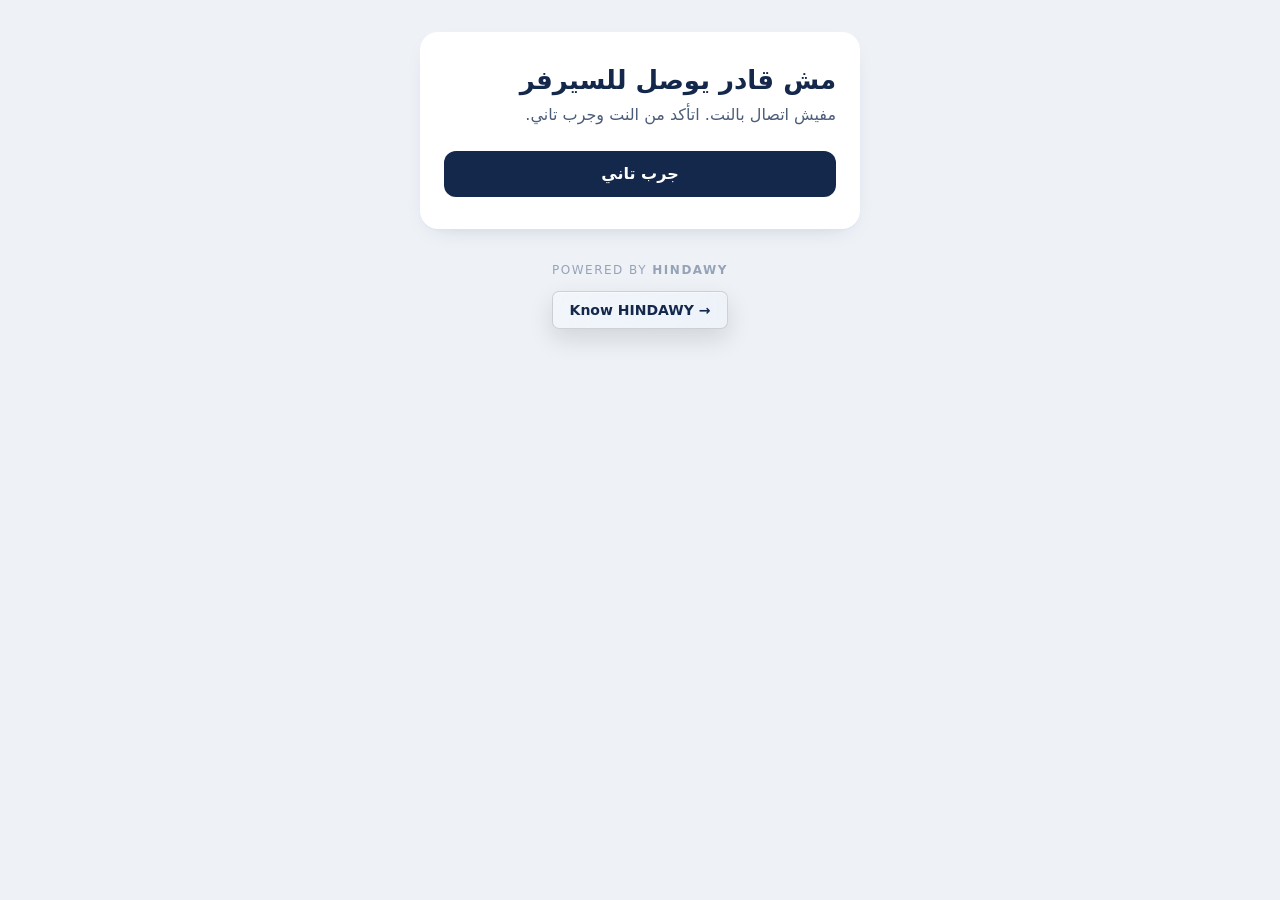
<file: teacher/index.html>
<!doctype html>
<html lang="ar" dir="rtl">
<head>
<meta charset="utf-8">
<meta name="viewport" content="width=device-width, initial-scale=1, viewport-fit=cover">
<meta name="theme-color" content="#FFFFFF">
<meta http-equiv="Content-Security-Policy" content="default-src 'self'; script-src 'self'; style-src 'self' 'unsafe-inline' https://fonts.googleapis.com; font-src https://fonts.gstatic.com; connect-src https://wxsfaqhketlmcamfuojt.supabase.co; img-src 'self' data:; base-uri 'none'; form-action 'none'">
<title>دخول المستر</title>
<link rel="stylesheet" href="../css/tokens.css?v=0.10.6">
<link rel="stylesheet" href="../css/app.css?v=0.10.6">
</head>
<body>
<div id="app"><div class="loading">بيحمّل…</div></div>
<script src="../js/icons.js?v=0.10.6"></script>
<script src="../js/config.js?v=0.10.6"></script>
<script src="page.js"></script>
<script src="../js/api.js?v=0.10.6"></script>
<script src="../js/ui.js?v=0.10.6"></script>
<script src="../js/vendor/qrcode.js?v=1.4.4"></script>
<script src="../js/scan.js?v=0.10.6"></script>
<script src="../js/door.js?v=0.10.6"></script>
<script src="../js/import.js?v=0.10.6"></script>
  <script src="../js/more.js?v=0.10.6"></script>
<script src="../js/app.js?v=0.10.6"></script>
</body>
</html>
</file>
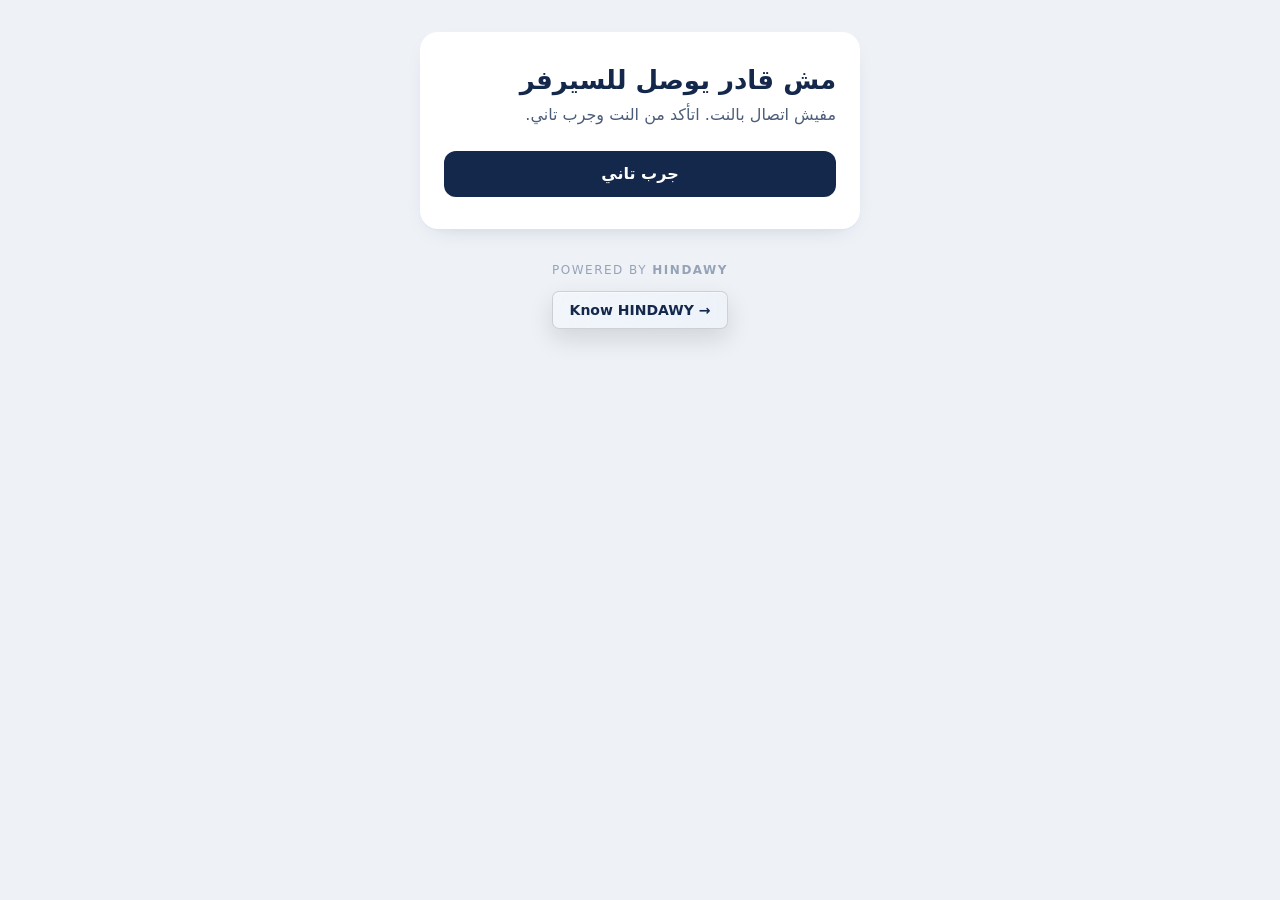
<file: demo/assistant/index.html>
<!doctype html>
<html lang="ar" dir="rtl">
<head>
<meta charset="utf-8">
<meta name="viewport" content="width=device-width, initial-scale=1, viewport-fit=cover">
<meta name="theme-color" content="#1F7A4D">
<meta http-equiv="Content-Security-Policy" content="default-src 'self'; script-src 'self'; style-src 'self' 'unsafe-inline' https://fonts.googleapis.com; font-src https://fonts.gstatic.com; connect-src https://wxsfaqhketlmcamfuojt.supabase.co; img-src 'self' data:; base-uri 'none'; form-action 'none'">
<title>الأسيستنت</title>
<link rel="stylesheet" href="../../css/tokens.css?v=0.10.6">
<link rel="stylesheet" href="../../css/app.css?v=0.10.6">
<link rel="manifest" href="manifest.webmanifest"><link rel="apple-touch-icon" href="../../icons/assistant-192.png"><link rel="icon" href="../../icons/assistant-192.png"><meta name="apple-mobile-web-app-capable" content="yes"><meta name="mobile-web-app-capable" content="yes"><meta name="apple-mobile-web-app-title" content="الأسيستنت"></head>
<body>
<div id="app"><div class="loading">بيحمّل…</div></div>
<script src="../../js/icons.js?v=0.10.6"></script>
<script src="../../js/config.js?v=0.10.6"></script>
<script src="page.js"></script>
<script src="../../js/api.js?v=0.10.6"></script>
<script src="../../js/ui.js?v=0.10.6"></script>
<script src="../../js/vendor/qrcode.js?v=1.4.4"></script>
<script src="../../js/scan.js?v=0.10.6"></script>
<script src="../../js/door.js?v=0.10.6"></script>
<script src="../../js/import.js?v=0.10.6"></script>
  <script src="../../js/more.js?v=0.10.6"></script>
<script src="../../js/app.js?v=0.10.6"></script>
</body>
</html>
</file>
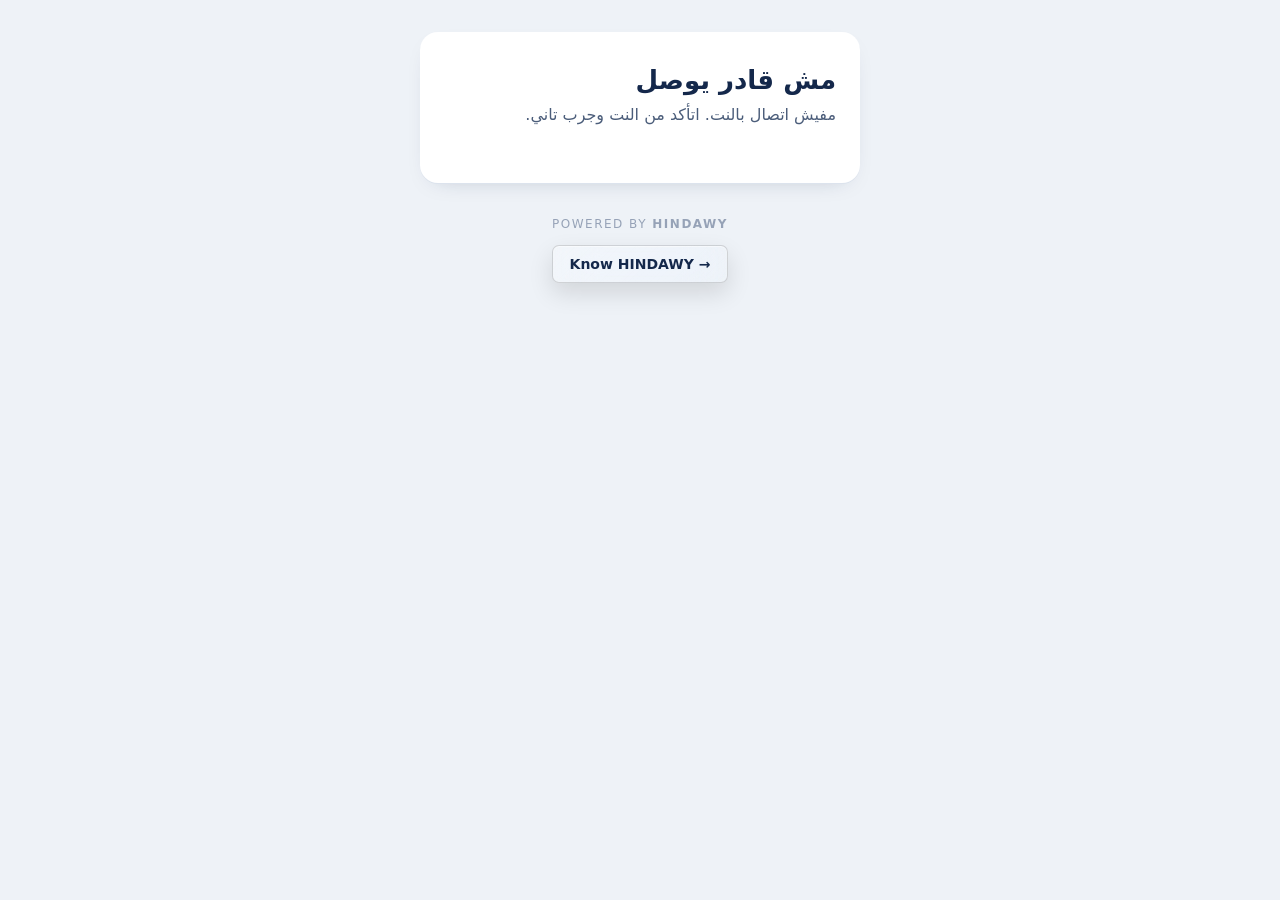
<file: demo/family/index.html>
<!doctype html>
<html lang="ar" dir="rtl">
<head>
<meta charset="utf-8">
<meta name="viewport" content="width=device-width, initial-scale=1, viewport-fit=cover">
<meta name="theme-color" content="#FFFFFF">
<meta http-equiv="Content-Security-Policy" content="default-src 'self'; script-src 'self'; style-src 'self' 'unsafe-inline' https://fonts.googleapis.com; font-src https://fonts.gstatic.com; connect-src https://wxsfaqhketlmcamfuojt.supabase.co; img-src 'self' data: blob:; base-uri 'none'; form-action 'none'">
<title>بوابة الطالب وولي الأمر</title>
<link rel="stylesheet" href="../../css/tokens.css?v=0.10.6">
<link rel="stylesheet" href="../../css/app.css?v=0.10.6">
<link rel="stylesheet" href="../../css/portal.css?v=0.10.6">
</head>
<body>
<div id="app"><div class="loading">بيحمّل…</div></div>
<script src="../../js/icons.js?v=0.10.6"></script>
<script src="../../js/config.js?v=0.10.6"></script>
<script src="demo.js?v=0.10.6"></script>
<script src="../../js/api.js?v=0.10.6"></script>
<script src="../../js/ui.js?v=0.10.6"></script>
<script src="../../js/vendor/qrcode.js?v=1.4.4"></script>
<script src="../../js/scan.js?v=0.10.6"></script>
<script src="../../js/portal.js?v=0.10.6"></script>
</body>
</html>
</file>
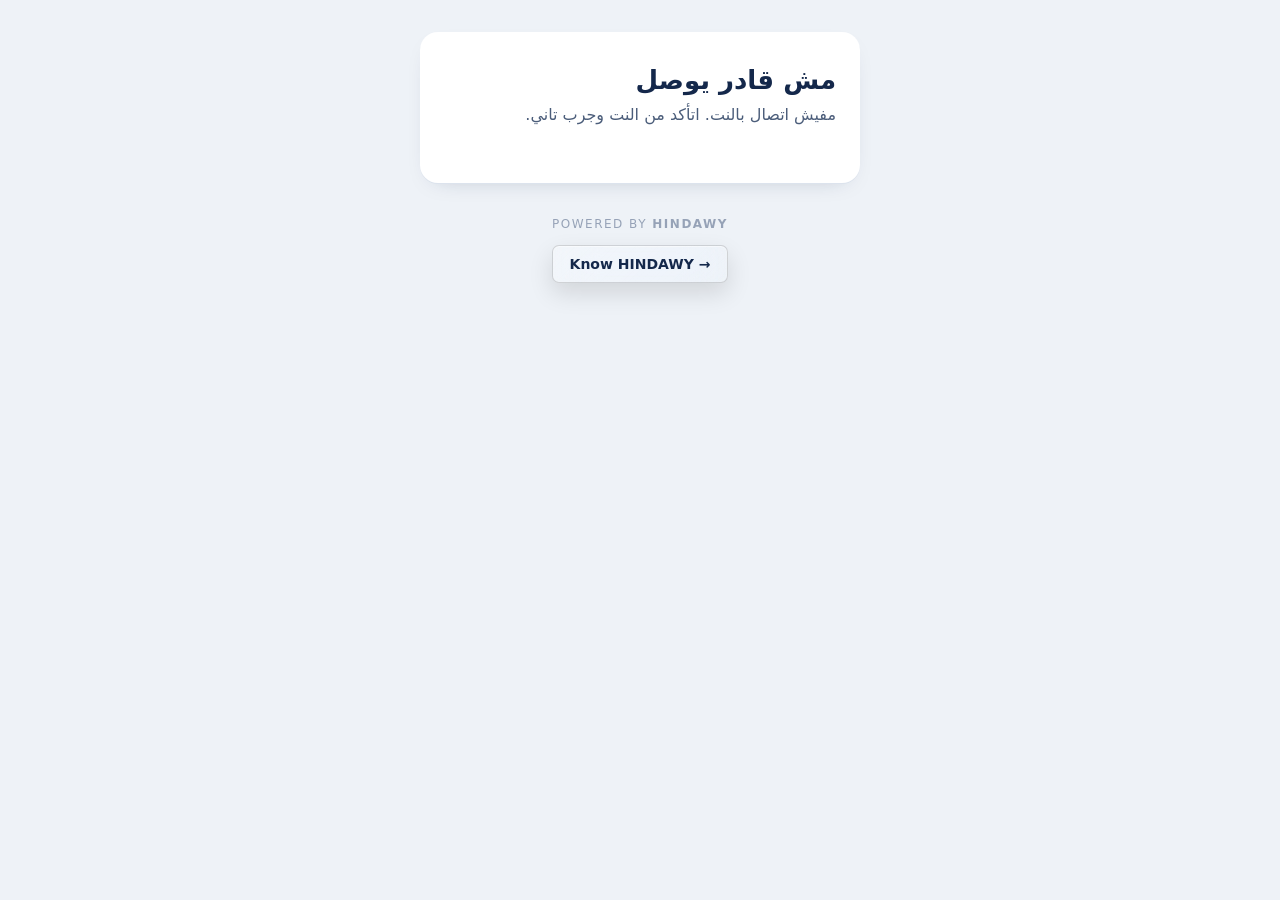
<file: demo/parent/index.html>
<!doctype html>
<html lang="ar" dir="rtl">
<head>
<meta charset="utf-8">
<meta name="viewport" content="width=device-width, initial-scale=1, viewport-fit=cover">
<meta name="theme-color" content="#C2412D">
<meta http-equiv="Content-Security-Policy" content="default-src 'self'; script-src 'self'; style-src 'self' 'unsafe-inline' https://fonts.googleapis.com; font-src https://fonts.gstatic.com; connect-src https://wxsfaqhketlmcamfuojt.supabase.co; img-src 'self' data: blob:; base-uri 'none'; form-action 'none'">
<title>ولي الأمر</title>
<link rel="stylesheet" href="../../css/tokens.css?v=0.10.6">
<link rel="stylesheet" href="../../css/app.css?v=0.10.6">
<link rel="stylesheet" href="../../css/portal.css?v=0.10.6">
<link rel="manifest" href="manifest.webmanifest"><link rel="apple-touch-icon" href="../../icons/parent-192.png"><link rel="icon" href="../../icons/parent-192.png"><meta name="apple-mobile-web-app-capable" content="yes"><meta name="mobile-web-app-capable" content="yes"><meta name="apple-mobile-web-app-title" content="ولي الأمر"></head>
<body>
<div id="app"><div class="loading">بيحمّل…</div></div>
<script src="../../js/icons.js?v=0.10.6"></script>
<script src="../../js/config.js?v=0.10.6"></script>
<script src="demo.js?v=0.10.6"></script>
<script src="../../js/api.js?v=0.10.6"></script>
<script src="../../js/ui.js?v=0.10.6"></script>
<script src="../../js/vendor/qrcode.js?v=1.4.4"></script>
<script src="../../js/scan.js?v=0.10.6"></script>
<script src="../../js/portal.js?v=0.10.6"></script>
</body>
</html>
</file>
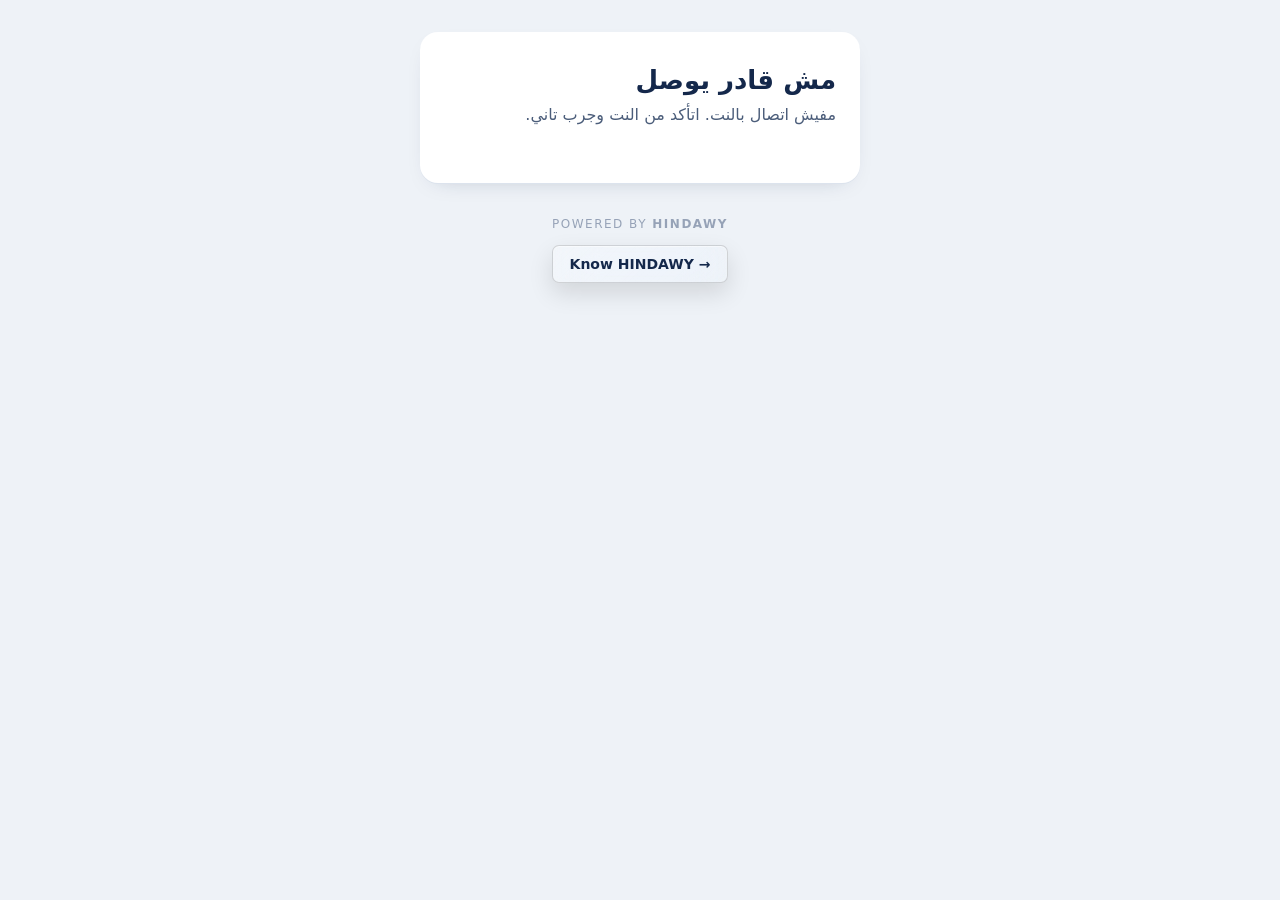
<file: demo/student/index.html>
<!doctype html>
<html lang="ar" dir="rtl">
<head>
<meta charset="utf-8">
<meta name="viewport" content="width=device-width, initial-scale=1, viewport-fit=cover">
<meta name="theme-color" content="#FFD21F">
<meta http-equiv="Content-Security-Policy" content="default-src 'self'; script-src 'self'; style-src 'self' 'unsafe-inline' https://fonts.googleapis.com; font-src https://fonts.gstatic.com; connect-src https://wxsfaqhketlmcamfuojt.supabase.co; img-src 'self' data: blob:; base-uri 'none'; form-action 'none'">
<title>الطالب</title>
<link rel="stylesheet" href="../../css/tokens.css?v=0.10.6">
<link rel="stylesheet" href="../../css/app.css?v=0.10.6">
<link rel="stylesheet" href="../../css/portal.css?v=0.10.6">
<link rel="manifest" href="manifest.webmanifest"><link rel="apple-touch-icon" href="../../icons/student-192.png"><link rel="icon" href="../../icons/student-192.png"><meta name="apple-mobile-web-app-capable" content="yes"><meta name="mobile-web-app-capable" content="yes"><meta name="apple-mobile-web-app-title" content="الطالب"></head>
<body>
<div id="app"><div class="loading">بيحمّل…</div></div>
<script src="../../js/icons.js?v=0.10.6"></script>
<script src="../../js/config.js?v=0.10.6"></script>
<script src="demo.js?v=0.10.6"></script>
<script src="../../js/api.js?v=0.10.6"></script>
<script src="../../js/ui.js?v=0.10.6"></script>
<script src="../../js/vendor/qrcode.js?v=1.4.4"></script>
<script src="../../js/scan.js?v=0.10.6"></script>
<script src="../../js/portal.js?v=0.10.6"></script>
</body>
</html>
</file>
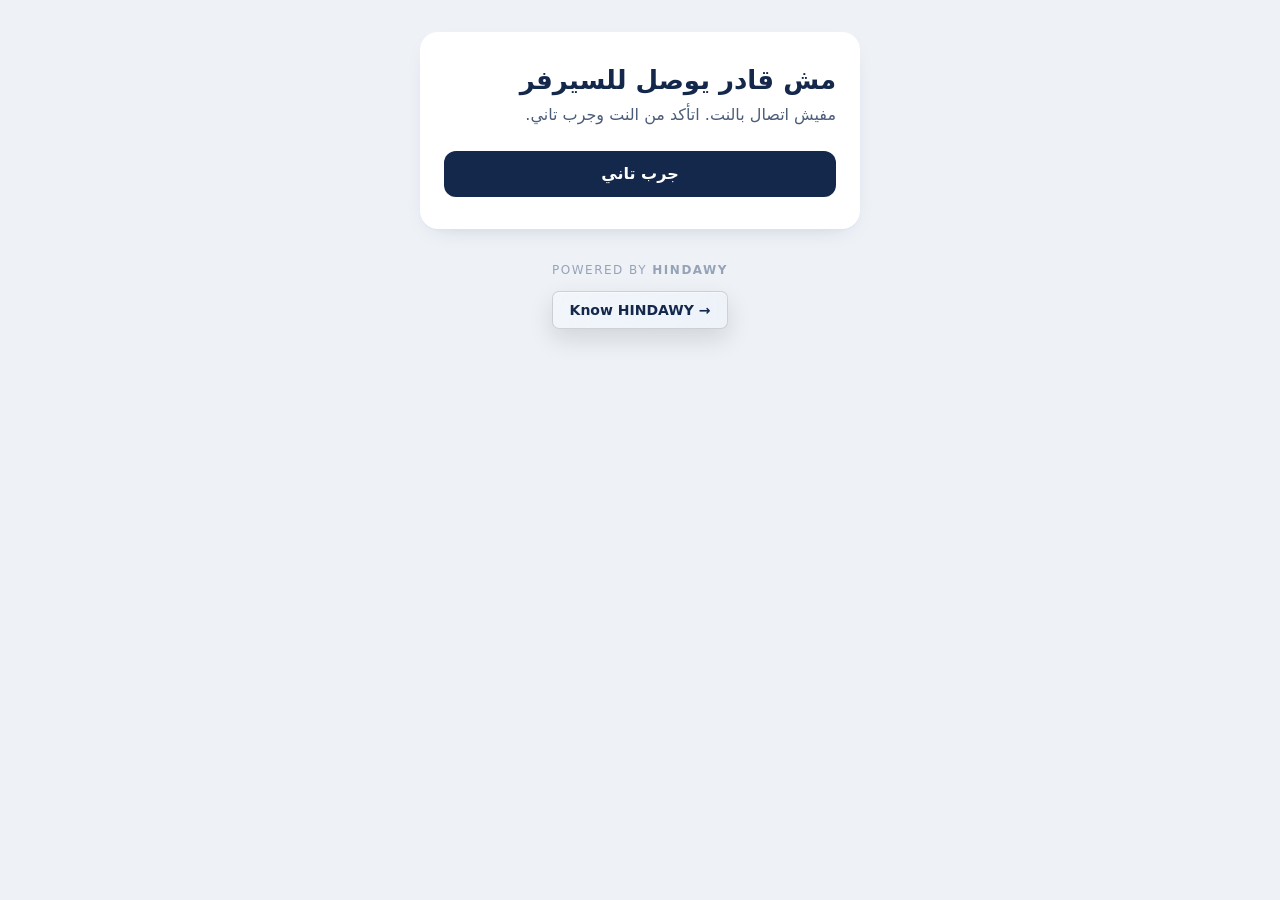
<file: demo/teacher/index.html>
<!doctype html>
<html lang="ar" dir="rtl">
<head>
<meta charset="utf-8">
<meta name="viewport" content="width=device-width, initial-scale=1, viewport-fit=cover">
<meta name="theme-color" content="#14284B">
<meta http-equiv="Content-Security-Policy" content="default-src 'self'; script-src 'self'; style-src 'self' 'unsafe-inline' https://fonts.googleapis.com; font-src https://fonts.gstatic.com; connect-src https://wxsfaqhketlmcamfuojt.supabase.co; img-src 'self' data:; base-uri 'none'; form-action 'none'">
<title>المستر</title>
<link rel="stylesheet" href="../../css/tokens.css?v=0.10.6">
<link rel="stylesheet" href="../../css/app.css?v=0.10.6">
<link rel="manifest" href="manifest.webmanifest"><link rel="apple-touch-icon" href="../../icons/teacher-192.png"><link rel="icon" href="../../icons/teacher-192.png"><meta name="apple-mobile-web-app-capable" content="yes"><meta name="mobile-web-app-capable" content="yes"><meta name="apple-mobile-web-app-title" content="المستر"></head>
<body>
<div id="app"><div class="loading">بيحمّل…</div></div>
<script src="../../js/icons.js?v=0.10.6"></script>
<script src="../../js/config.js?v=0.10.6"></script>
<script src="page.js"></script>
<script src="../../js/api.js?v=0.10.6"></script>
<script src="../../js/ui.js?v=0.10.6"></script>
<script src="../../js/vendor/qrcode.js?v=1.4.4"></script>
<script src="../../js/scan.js?v=0.10.6"></script>
<script src="../../js/door.js?v=0.10.6"></script>
<script src="../../js/import.js?v=0.10.6"></script>
  <script src="../../js/more.js?v=0.10.6"></script>
<script src="../../js/app.js?v=0.10.6"></script>
</body>
</html>
</file>
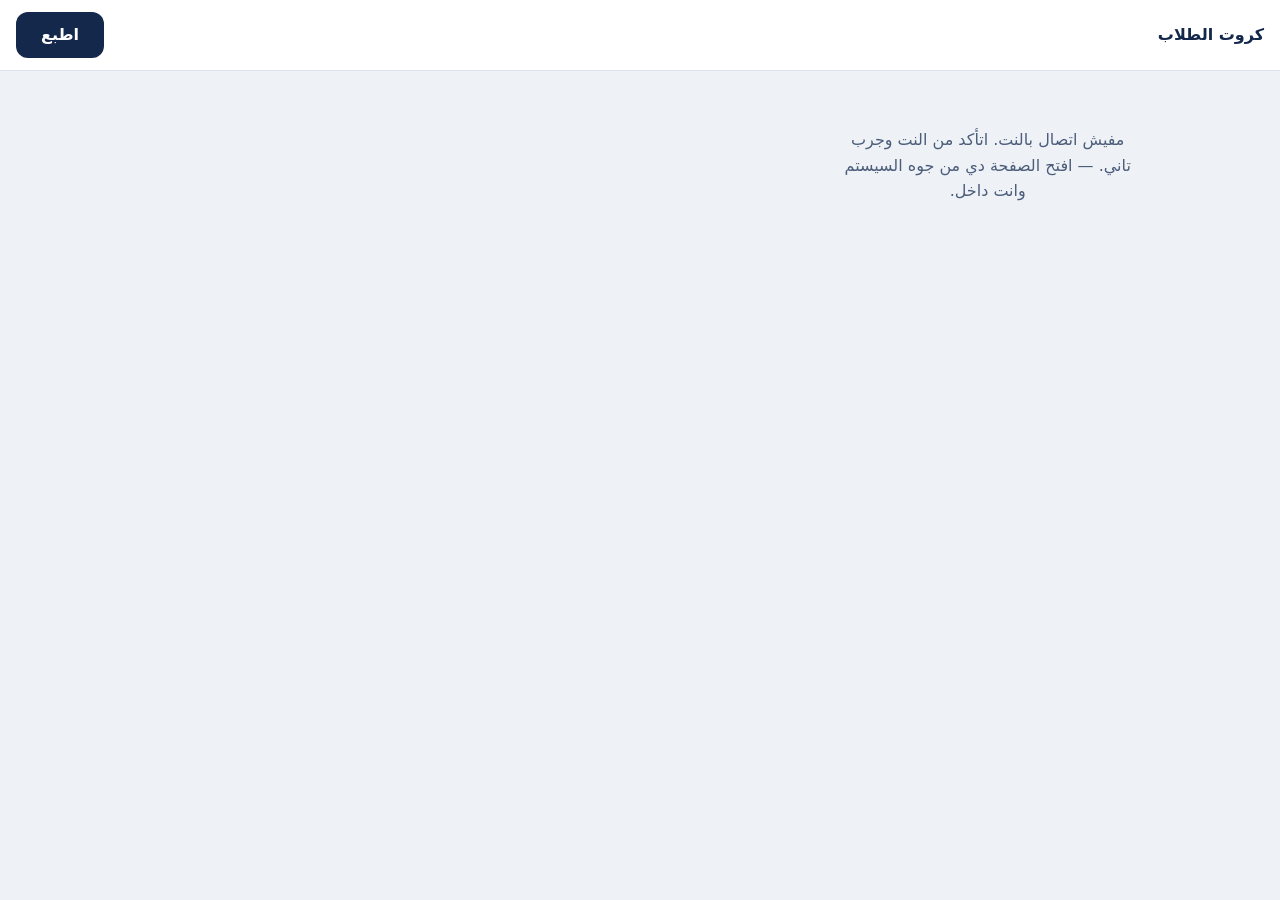
<file: print.html>
<!doctype html>
<html lang="ar" dir="rtl">
<head>
<meta charset="utf-8">
<meta name="viewport" content="width=device-width, initial-scale=1">
<meta http-equiv="Content-Security-Policy" content="default-src 'self'; script-src 'self'; style-src 'self' 'unsafe-inline' https://fonts.googleapis.com; font-src https://fonts.gstatic.com; connect-src https://wxsfaqhketlmcamfuojt.supabase.co; img-src 'self' data:; base-uri 'none'; form-action 'none'">
<title>طباعة الكروت</title>
<link rel="stylesheet" href="css/tokens.css?v=0.10.6">
<link rel="stylesheet" href="css/app.css?v=0.10.6">
<link rel="stylesheet" href="css/print.css?v=0.10.6">
</head>
<body class="print-page">
<div class="print-bar"><b id="ptitle">كروت الطلاب</b><span class="tiny" id="pcount"></span><button class="btn btn-ink" id="pgo">اطبع</button></div>
<div id="cards" class="cards"><div class="loading">بيحمّل…</div></div>
<script src="js/config.js?v=0.10.6"></script>
<script src="js/api.js?v=0.10.6"></script>
<script src="js/ui.js?v=0.10.6"></script>
<script src="js/vendor/qrcode.js?v=1.4.4"></script>
<script src="js/scan.js?v=0.10.6"></script>
<script src="js/print.js?v=0.10.6"></script>
</body>
</html>
</file>
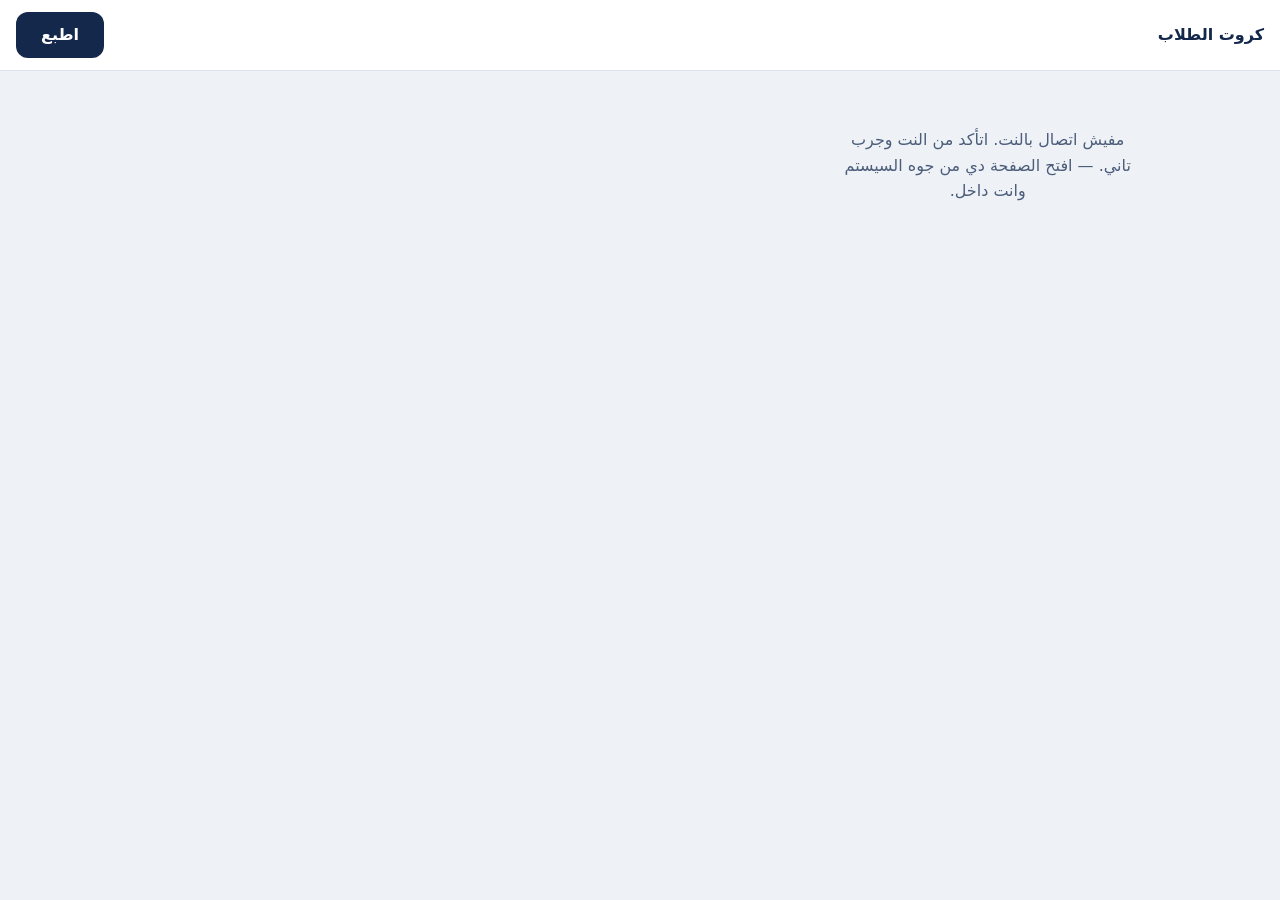
<file: demo/print.html>
<!doctype html>
<html lang="ar" dir="rtl">
<head>
<meta charset="utf-8">
<meta name="viewport" content="width=device-width, initial-scale=1">
<meta http-equiv="Content-Security-Policy" content="default-src 'self'; script-src 'self'; style-src 'self' 'unsafe-inline' https://fonts.googleapis.com; font-src https://fonts.gstatic.com; connect-src https://wxsfaqhketlmcamfuojt.supabase.co; img-src 'self' data:; base-uri 'none'; form-action 'none'">
<title>طباعة الكروت</title>
<link rel="stylesheet" href="../css/tokens.css?v=0.10.6">
<link rel="stylesheet" href="../css/app.css?v=0.10.6">
<link rel="stylesheet" href="../css/print.css?v=0.10.6">
</head>
<body class="print-page">
<div class="print-bar"><b id="ptitle">كروت الطلاب</b><span class="tiny" id="pcount"></span><button class="btn btn-ink" id="pgo">اطبع</button></div>
<div id="cards" class="cards"><div class="loading">بيحمّل…</div></div>
<script src="../js/config.js?v=0.10.6"></script>
<script src="demo.js"></script>
<script src="../js/api.js?v=0.10.6"></script>
<script src="../js/ui.js?v=0.10.6"></script>
<script src="../js/vendor/qrcode.js?v=1.4.4"></script>
<script src="../js/scan.js?v=0.10.6"></script>
<script src="../js/print.js?v=0.10.6"></script>
</body>
</html>
</file>
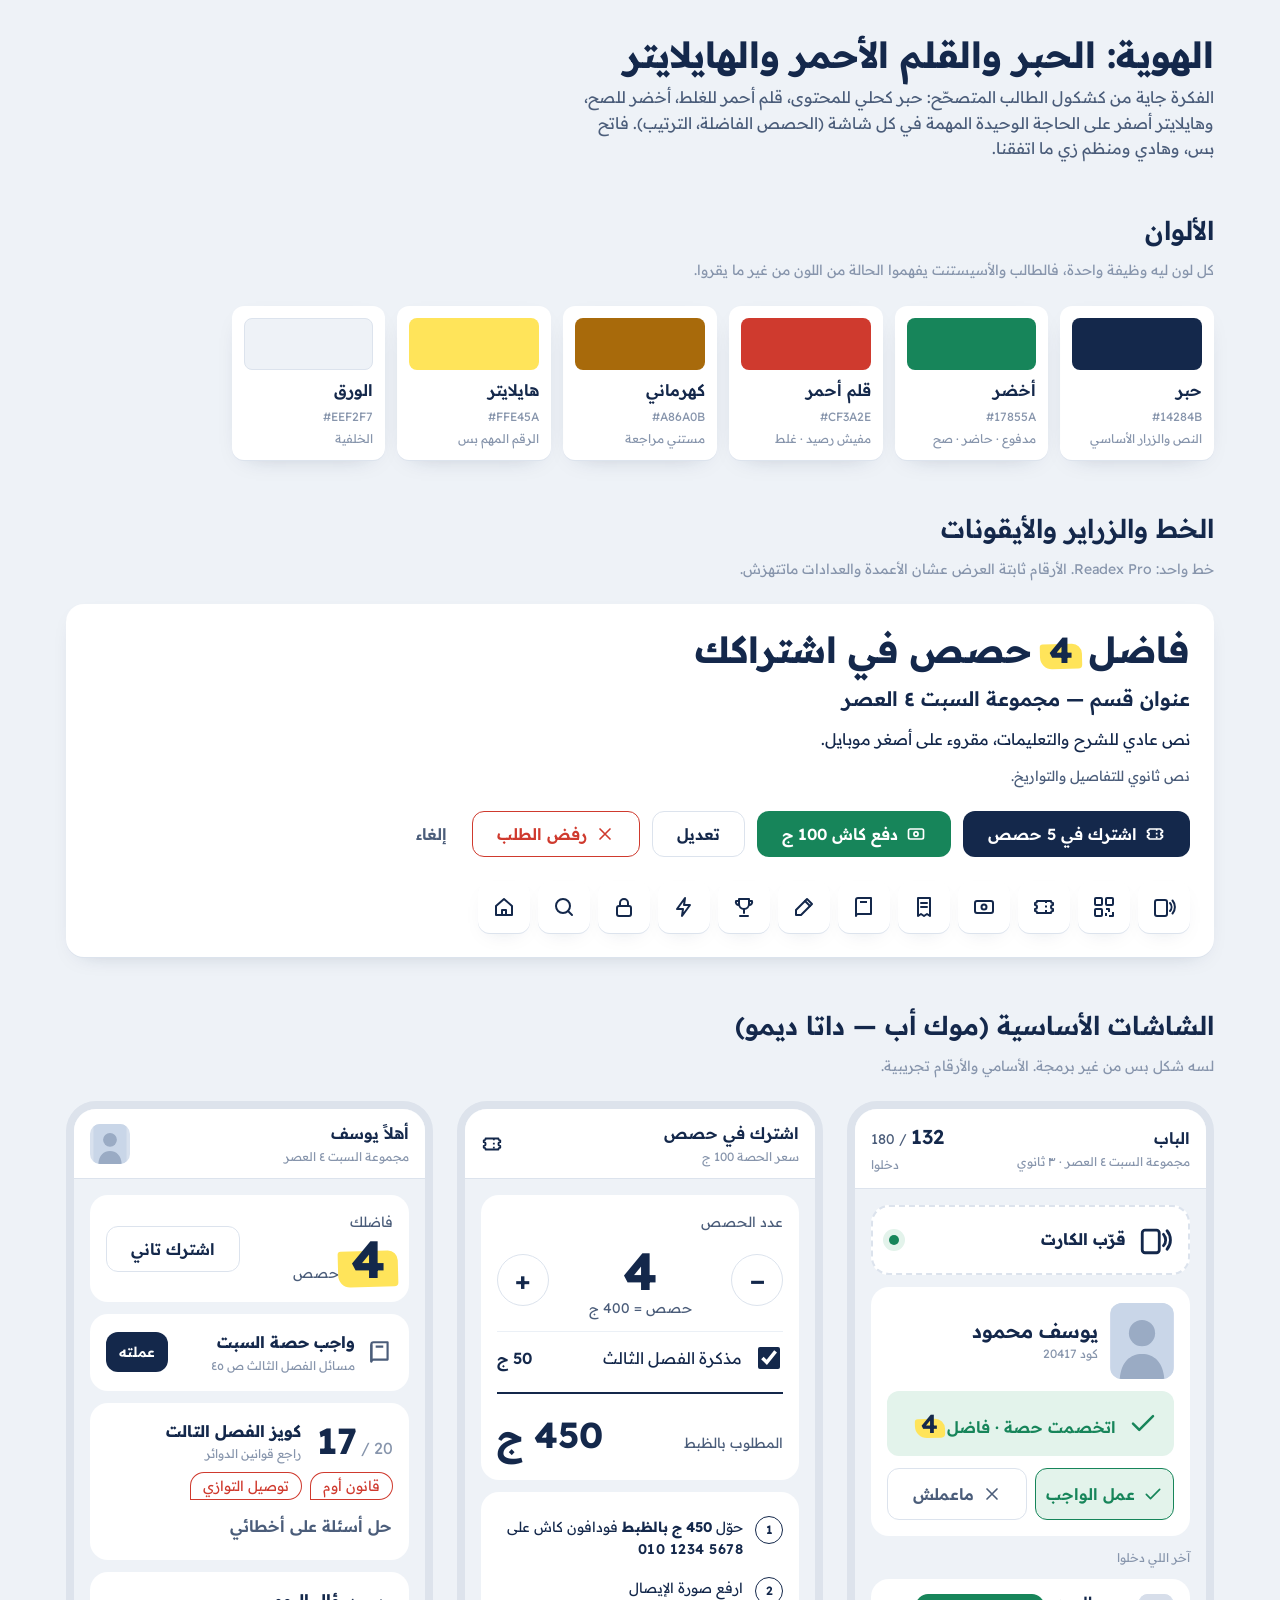
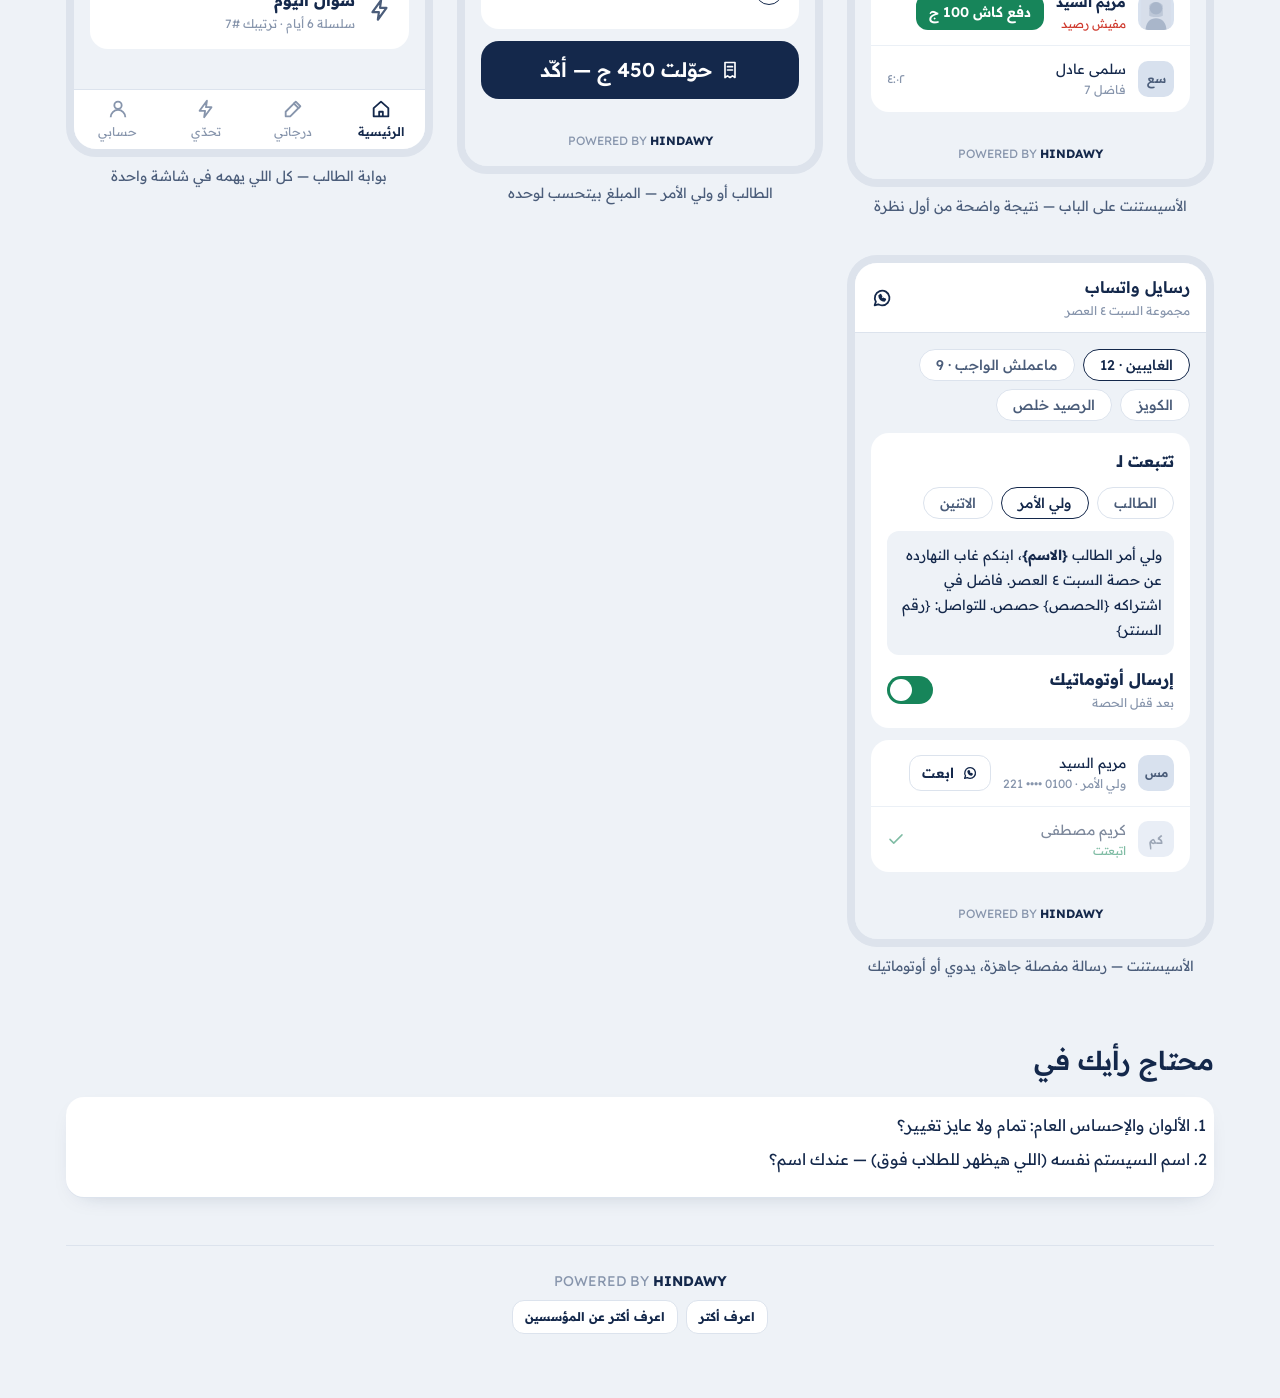
<file: design/identity.html>
﻿<!doctype html>
<html lang="ar" dir="rtl">
<head>
<meta charset="utf-8">
<meta name="viewport" content="width=device-width, initial-scale=1">
<title>الهوية والموك أب — مرحلة 0</title>
<link rel="stylesheet" href="../css/tokens.css">
<style>
  .wrap { max-width: 1180px; margin: 0 auto; padding: var(--s6) var(--s4) var(--s7); }
  h1 { font-size: var(--fs-2xl); font-weight: 700; margin: 0 0 var(--s2); line-height: 1.25; }
  h2 { font-size: var(--fs-xl); font-weight: 600; margin: var(--s7) 0 var(--s2); }
  .lead { color: var(--ink-2); max-width: 64ch; margin: 0; }
  .note { color: var(--ink-3); font-size: var(--fs-sm); margin: var(--s1) 0 var(--s5); max-width: 70ch; }

  /* لوحة الألوان على شكل أقلام */
  .pens { display: grid; grid-template-columns: repeat(auto-fill, minmax(150px, 1fr)); gap: var(--s3); }
  .pen { background: var(--paper); border-radius: var(--r-md); padding: var(--s3); box-shadow: var(--lift); }
  .pen i { display: block; height: 52px; border-radius: var(--r-sm); margin-bottom: var(--s2); }
  .pen b { display: block; font-weight: 600; }
  .pen small { color: var(--ink-3); font-size: var(--fs-xs); direction: ltr; display: inline-block; }

  .type { background: var(--paper); border-radius: var(--r-lg); padding: var(--s5); box-shadow: var(--lift); }
  .type p { margin: 0 0 var(--s3); }
  .row { display: flex; flex-wrap: wrap; gap: var(--s3); align-items: center; }
  .icons { display: flex; flex-wrap: wrap; gap: var(--s2); }
  .icons span { display: grid; place-items: center; width: 52px; height: 52px; background: var(--paper); border-radius: var(--r-md); box-shadow: var(--lift); }
  .icons svg { width: 24px; height: 24px; }

  /* الموبايلات */
  .phones { display: grid; grid-template-columns: repeat(auto-fit, minmax(330px, 1fr)); gap: var(--s5); align-items: start; }
  .phone { background: var(--paper); border-radius: 30px; border: 8px solid #DDE3EC; overflow: hidden; max-width: 380px; width: 100%; margin: 0 auto; }
  .phone-cap { text-align: center; color: var(--ink-2); font-size: var(--fs-sm); margin-top: var(--s2); }
  .scr { background: var(--desk); min-height: 640px; display: flex; flex-direction: column; }
  .bar { background: var(--paper); padding: var(--s3) var(--s4); display: flex; align-items: center; justify-content: space-between; border-bottom: 1px solid var(--rule); }
  .bar b { font-weight: 600; }
  .bar small { color: var(--ink-3); font-size: var(--fs-xs); display: block; }
  .body { padding: var(--s4); display: flex; flex-direction: column; gap: var(--s3); flex: 1; }
  .sheet { background: var(--paper); border-radius: var(--r-lg); padding: var(--s4); }
  .muted { color: var(--ink-2); font-size: var(--fs-sm); }
  .tiny { color: var(--ink-3); font-size: var(--fs-xs); }

  /* الباب */
  .count { font-size: var(--fs-sm); color: var(--ink-2); text-align: left; }
  .count b { color: var(--ink); font-size: var(--fs-lg); }
  .tap { border: 2px dashed var(--rule); border-radius: var(--r-lg); padding: var(--s4); display: flex; align-items: center; gap: var(--s3); color: var(--ink-2); background: var(--paper); }
  .tap svg { width: 34px; height: 34px; color: var(--ink); flex: none; }
  .tap .pulse { margin-inline-start: auto; width: 10px; height: 10px; border-radius: 50%; background: var(--pen-green); box-shadow: 0 0 0 6px var(--pen-green-wash); }
  .who { display: flex; gap: var(--s3); align-items: center; }
  .face { width: 64px; height: 64px; border-radius: 16px; background: #D8E1EE; display: grid; place-items: center; font-weight: 700; font-size: var(--fs-lg); color: var(--ink); flex: none; }
  .who h3 { margin: 0; font-size: var(--fs-lg); font-weight: 600; line-height: 1.3; }
  /* صورة الطالب الحقيقية — كبيرة على الباب عشان الأسيستنت تقارن بالوش */
  .photo { width: 64px; height: 76px; border-radius: 12px; flex: none; overflow: hidden; background: #D8E1EE; }
  .photo svg { width: 100%; height: 100%; display: block; }
  .nophoto { width: 96px; height: 116px; border-radius: 14px; flex: none; border: 2px dashed var(--pen-amber); background: var(--pen-amber-wash); color: var(--pen-amber); display: flex; flex-direction: column; align-items: center; justify-content: center; gap: 4px; font: 600 var(--fs-xs) var(--font); cursor: pointer; }
  .nophoto svg { width: 26px; height: 26px; }
  .mini { width: 36px; height: 36px; border-radius: 10px; overflow: hidden; flex: none; background: #D8E1EE; }
  .mini svg { width: 100%; height: 100%; display: block; }
  .msg { margin: var(--s3) 0; padding: var(--s3); background: var(--desk); border-radius: var(--r-md); font-size: var(--fs-sm); line-height: 1.8; }
  .switch-row { display: flex; align-items: center; justify-content: space-between; cursor: pointer; }
  .switch { width: 46px; height: 28px; border-radius: 999px; background: var(--rule); position: relative; flex: none; }
  .switch::after { content: ""; position: absolute; top: 3px; right: 3px; width: 22px; height: 22px; border-radius: 50%; background: #fff; transition: right .15s; }
  .switch.on { background: var(--pen-green); }
  .switch.on::after { right: 21px; }
  .initials { display: grid; place-items: center; font-weight: 600; font-size: var(--fs-xs); color: var(--ink-2); }
  .verdict { margin-top: var(--s3); border-radius: var(--r-md); padding: var(--s3) var(--s4); display: flex; align-items: center; gap: var(--s3); font-weight: 600; }
  .verdict svg { width: 30px; height: 30px; flex: none; }
  .ok { background: var(--pen-green-wash); color: var(--pen-green); }
  .no { background: var(--pen-red-wash); color: var(--pen-red); }
  .verdict .big { font-size: var(--fs-xl); color: var(--ink); }
  .hw { display: grid; grid-template-columns: 1fr 1fr; gap: var(--s2); margin-top: var(--s3); }
  .hw button { min-height: 52px; border-radius: var(--r-md); border: 1.5px solid var(--rule); background: var(--paper); font: 600 var(--fs-md) var(--font); display: flex; align-items: center; justify-content: center; gap: var(--s2); color: var(--ink-2); cursor: pointer; }
  .hw svg { width: 20px; height: 20px; }
  .hw .on-yes { border-color: var(--pen-green); color: var(--pen-green); background: var(--pen-green-wash); }
  .hw .on-no { border-color: var(--pen-red); color: var(--pen-red); background: var(--pen-red-wash); }
  .log { list-style: none; margin: 0; padding: 0; background: var(--paper); border-radius: var(--r-lg); }
  .log li { display: flex; align-items: center; gap: var(--s3); padding: var(--s3) var(--s4); border-bottom: 1px solid var(--rule-soft); font-size: var(--fs-sm); }
  .log li:last-child { border: 0; }
  .log .dot { width: 8px; height: 8px; border-radius: 50%; flex: none; }
  .log .t { color: var(--ink-3); margin-inline-start: auto; font-size: var(--fs-xs); }
  .cash { min-height: 36px; padding: 0 var(--s3); font-size: var(--fs-sm); }

  /* الاشتراك */
  .stepper { display: flex; align-items: center; justify-content: space-between; margin: var(--s3) 0; }
  .stepper button { width: 52px; height: 52px; border-radius: 50%; border: 1.5px solid var(--rule); background: var(--paper); font: 600 26px var(--font); color: var(--ink); cursor: pointer; }
  .stepper output { font-size: var(--fs-3xl); font-weight: 700; line-height: 1; text-align: center; }
  .stepper output small { display: block; font-size: var(--fs-sm); font-weight: 400; color: var(--ink-2); margin-top: var(--s1); }
  .chips { display: flex; gap: var(--s2); justify-content: center; }
  .chips button { border: 1.5px solid var(--rule); background: var(--paper); border-radius: 999px; padding: 6px 16px; font: 500 var(--fs-sm) var(--font); color: var(--ink-2); cursor: pointer; }
  .chips .sel { border-color: var(--ink); color: var(--ink); }
  .prod { display: flex; align-items: center; gap: var(--s3); padding: var(--s3) 0; border-top: 1px solid var(--rule-soft); }
  .prod input { width: 22px; height: 22px; accent-color: var(--ink); }
  .prod span { margin-inline-start: auto; font-weight: 600; }
  .total { display: flex; justify-content: space-between; align-items: baseline; border-top: 2px solid var(--ink); padding-top: var(--s3); margin-top: var(--s2); }
  .total b { font-size: var(--fs-2xl); font-weight: 700; }
  .steps { margin: 0; padding: 0; list-style: none; counter-reset: s; }
  .steps li { counter-increment: s; display: flex; gap: var(--s3); padding: var(--s2) 0; font-size: var(--fs-sm); }
  .steps li::before { content: counter(s); flex: none; width: 26px; height: 26px; border-radius: 50%; border: 1.5px solid var(--ink); display: grid; place-items: center; font-weight: 600; font-size: var(--fs-xs); }
  .num { direction: ltr; display: inline-block; font-weight: 600; letter-spacing: .5px; }

  /* بوابة الطالب */
  .hello { font-size: var(--fs-xl); font-weight: 600; margin: 0; line-height: 1.3; }
  .bal { display: flex; align-items: center; justify-content: space-between; }
  .bal .n { font-size: var(--fs-3xl); font-weight: 700; line-height: 1; }
  .todo { display: flex; align-items: center; gap: var(--s3); }
  .todo svg { width: 26px; height: 26px; flex: none; color: var(--ink-2); }
  .quiz { display: flex; align-items: center; gap: var(--s4); }
  .grade { font-size: var(--fs-2xl); font-weight: 700; line-height: 1; direction: ltr; unicode-bidi: isolate; }
  .grade small { font-size: var(--fs-md); color: var(--ink-3); font-weight: 400; }
  .wrong { display: flex; flex-wrap: wrap; gap: var(--s2); margin-top: var(--s2); }
  .wrong span { font-size: var(--fs-sm); padding: 2px 12px; border: 1.5px solid var(--pen-red); color: var(--pen-red); border-radius: 999px 999px 999px 4px; }
  .dq p { margin: var(--s2) 0; font-weight: 500; }
  .opts { display: grid; grid-template-columns: 1fr 1fr; gap: var(--s2); }
  .opts button { min-height: 44px; border-radius: var(--r-sm); border: 1.5px solid var(--rule); background: var(--paper); font: 500 var(--fs-sm) var(--font); color: var(--ink); cursor: pointer; }
  .rank { display: flex; align-items: center; justify-content: space-between; }
  .tabs { display: grid; grid-template-columns: repeat(4, 1fr); background: var(--paper); border-top: 1px solid var(--rule); }
  .tabs a { display: flex; flex-direction: column; align-items: center; gap: 2px; padding: var(--s2) 0; font-size: var(--fs-xs); color: var(--ink-3); text-decoration: none; }
  .tabs a svg { width: 22px; height: 22px; }
  .tabs .cur { color: var(--ink); font-weight: 600; }

  .credit { text-align: center; padding: var(--s4); font-size: var(--fs-xs); color: var(--ink-3); }
  .credit a { color: var(--ink); font-weight: 700; text-decoration: none; }
  .credit .row { justify-content: center; margin-top: var(--s2); gap: var(--s2); }
  .credit .btn { min-height: 34px; padding: 0 var(--s3); font-size: var(--fs-xs); }
  footer.credit { margin-top: var(--s7); border-top: 1px solid var(--rule); padding-top: var(--s5); font-size: var(--fs-sm); }

  .q { background: var(--paper); border-radius: var(--r-lg); padding: var(--s4) var(--s5); box-shadow: var(--lift); }
  .q li { margin-bottom: var(--s2); }
</style>
</head>
<body>

<!-- أيقونات خطية موحدة (24 × 24، سُمك 2) -->
<svg width="0" height="0" style="position:absolute" aria-hidden="true">
  <defs>
    <symbol id="i-check" viewBox="0 0 24 24" fill="none" stroke="currentColor" stroke-width="2" stroke-linecap="round" stroke-linejoin="round"><path d="M4 12.5l5 5L20 6.5"/></symbol>
    <symbol id="i-x" viewBox="0 0 24 24" fill="none" stroke="currentColor" stroke-width="2" stroke-linecap="round"><path d="M6 6l12 12M18 6L6 18"/></symbol>
    <symbol id="i-nfc" viewBox="0 0 24 24" fill="none" stroke="currentColor" stroke-width="2" stroke-linecap="round"><rect x="3" y="5" width="12" height="16" rx="2"/><path d="M18 8a6 6 0 010 8M20.5 5.5a10 10 0 010 13"/></symbol>
    <symbol id="i-ticket" viewBox="0 0 24 24" fill="none" stroke="currentColor" stroke-width="2" stroke-linejoin="round"><path d="M3 8a2 2 0 002-2h14a2 2 0 002 2v2a2 2 0 000 4v2a2 2 0 00-2 2H5a2 2 0 00-2-2v-2a2 2 0 000-4z"/><path d="M14 6v12" stroke-dasharray="2 2.5"/></symbol>
    <symbol id="i-book" viewBox="0 0 24 24" fill="none" stroke="currentColor" stroke-width="2" stroke-linejoin="round"><path d="M4 5a2 2 0 012-2h13v16H6a2 2 0 00-2 2z"/><path d="M4 21V5M8 7h7"/></symbol>
    <symbol id="i-pen" viewBox="0 0 24 24" fill="none" stroke="currentColor" stroke-width="2" stroke-linejoin="round" stroke-linecap="round"><path d="M15 4l5 5L9 20H4v-5z"/><path d="M13 6l5 5"/></symbol>
    <symbol id="i-trophy" viewBox="0 0 24 24" fill="none" stroke="currentColor" stroke-width="2" stroke-linejoin="round" stroke-linecap="round"><path d="M7 4h10v5a5 5 0 01-10 0z"/><path d="M7 6H4a3 3 0 003 4M17 6h3a3 3 0 01-3 4M12 14v4M8 21h8"/></symbol>
    <symbol id="i-bolt" viewBox="0 0 24 24" fill="none" stroke="currentColor" stroke-width="2" stroke-linejoin="round"><path d="M13 3L5 14h6l-1 7 8-11h-6z"/></symbol>
    <symbol id="i-cash" viewBox="0 0 24 24" fill="none" stroke="currentColor" stroke-width="2" stroke-linejoin="round"><rect x="3" y="6" width="18" height="12" rx="2"/><circle cx="12" cy="12" r="2.5"/></symbol>
    <symbol id="i-receipt" viewBox="0 0 24 24" fill="none" stroke="currentColor" stroke-width="2" stroke-linejoin="round" stroke-linecap="round"><path d="M6 3h12v18l-3-2-3 2-3-2-3 2z"/><path d="M9 8h6M9 12h6"/></symbol>
    <symbol id="i-home" viewBox="0 0 24 24" fill="none" stroke="currentColor" stroke-width="2" stroke-linejoin="round"><path d="M4 11l8-7 8 7v9H4z"/><path d="M10 20v-5h4v5"/></symbol>
    <symbol id="i-user" viewBox="0 0 24 24" fill="none" stroke="currentColor" stroke-width="2"><circle cx="12" cy="8" r="4"/><path d="M4 21a8 8 0 0116 0"/></symbol>
    <symbol id="i-lock" viewBox="0 0 24 24" fill="none" stroke="currentColor" stroke-width="2" stroke-linejoin="round"><rect x="5" y="11" width="14" height="10" rx="2"/><path d="M8 11V8a4 4 0 018 0v3"/></symbol>
    <symbol id="i-search" viewBox="0 0 24 24" fill="none" stroke="currentColor" stroke-width="2" stroke-linecap="round"><circle cx="11" cy="11" r="7"/><path d="M20 20l-4-4"/></symbol>
    <symbol id="i-wa" viewBox="0 0 24 24" fill="none" stroke="currentColor" stroke-width="2" stroke-linejoin="round" stroke-linecap="round"><path d="M4 20l1.3-3.9A8 8 0 1112 20a8 8 0 01-4.1-1.1z"/><path d="M9 9.5c0 3 2.5 5.5 5.5 5.5l1-1.5-2-1-1 1c-1-.5-1.5-1-2-2l1-1-1-2z"/></symbol>
    <symbol id="i-camera" viewBox="0 0 24 24" fill="none" stroke="currentColor" stroke-width="2" stroke-linejoin="round"><path d="M4 8h3l2-3h6l2 3h3v11H4z"/><circle cx="12" cy="13" r="3.5"/></symbol>
    <!-- صورة تجريبية مكان صورة الطالب الحقيقية -->
    <symbol id="ph-a" viewBox="0 0 96 116"><rect width="96" height="116" fill="#C9D6E8"/><circle cx="48" cy="46" r="20" fill="#9AABC4"/><path d="M14 116c2-26 16-38 34-38s32 12 34 38z" fill="#9AABC4"/></symbol>
    <symbol id="ph-b" viewBox="0 0 96 116"><rect width="96" height="116" fill="#D7DEEA"/><circle cx="48" cy="46" r="20" fill="#A9B6CA"/><path d="M26 40c0-18 44-18 44 0v30c-6 6-38 6-44 0z" fill="#A9B6CA" opacity=".55"/><path d="M14 116c2-26 16-38 34-38s32 12 34 38z" fill="#A9B6CA"/></symbol>
    <symbol id="i-qr" viewBox="0 0 24 24" fill="none" stroke="currentColor" stroke-width="2" stroke-linejoin="round"><rect x="3" y="3" width="7" height="7" rx="1"/><rect x="14" y="3" width="7" height="7" rx="1"/><rect x="3" y="14" width="7" height="7" rx="1"/><path d="M14 14h3v3M21 14v.01M17 21h4v-4M14 21v-3"/></symbol>
  </defs>
</svg>

<main class="wrap">
  <h1>الهوية: الحبر والقلم الأحمر والهايلايتر</h1>
  <p class="lead">الفكرة جاية من كشكول الطالب المتصحّح: حبر كحلي للمحتوى، قلم أحمر للغلط، أخضر للصح، وهايلايتر أصفر على الحاجة الوحيدة المهمة في كل شاشة (الحصص الفاضلة، الترتيب). فاتح بس، وهادي ومنظم زي ما اتفقنا.</p>

  <h2>الألوان</h2>
  <p class="note">كل لون ليه وظيفة واحدة، فالطالب والأسيستنت يفهموا الحالة من اللون من غير ما يقروا.</p>
  <div class="pens">
    <div class="pen"><i style="background:var(--ink)"></i><b>حبر</b><small>#14284B</small><div class="tiny">النص والزرار الأساسي</div></div>
    <div class="pen"><i style="background:var(--pen-green)"></i><b>أخضر</b><small>#17855A</small><div class="tiny">مدفوع · حاضر · صح</div></div>
    <div class="pen"><i style="background:var(--pen-red)"></i><b>قلم أحمر</b><small>#CF3A2E</small><div class="tiny">مفيش رصيد · غلط</div></div>
    <div class="pen"><i style="background:var(--pen-amber)"></i><b>كهرماني</b><small>#A86A0B</small><div class="tiny">مستني مراجعة</div></div>
    <div class="pen"><i style="background:var(--marker)"></i><b>هايلايتر</b><small>#FFE45A</small><div class="tiny">الرقم المهم بس</div></div>
    <div class="pen"><i style="background:var(--desk);border:1px solid var(--rule)"></i><b>الورق</b><small>#EEF2F7</small><div class="tiny">الخلفية</div></div>
  </div>

  <h2>الخط والزراير والأيقونات</h2>
  <p class="note">خط واحد: Readex Pro. الأرقام ثابتة العرض عشان الأعمدة والعدادات ماتتهزش.</p>
  <div class="type">
    <p style="font-size:var(--fs-2xl);font-weight:700;line-height:1.2">فاضل <span class="mark">4</span> حصص في اشتراكك</p>
    <p style="font-size:var(--fs-lg);font-weight:600">عنوان قسم — مجموعة السبت ٤ العصر</p>
    <p>نص عادي للشرح والتعليمات، مقروء على أصغر موبايل.</p>
    <p class="muted" style="margin-bottom:var(--s5)">نص ثانوي للتفاصيل والتواريخ.</p>
    <div class="row">
      <button class="btn btn-ink"><svg><use href="#i-ticket"/></svg>اشترك في 5 حصص</button>
      <button class="btn btn-green"><svg><use href="#i-cash"/></svg>دفع كاش 100 ج</button>
      <button class="btn btn-line">تعديل</button>
      <button class="btn btn-red"><svg><use href="#i-x"/></svg>رفض الطلب</button>
      <button class="btn btn-ghost">إلغاء</button>
    </div>
    <div class="icons" style="margin-top:var(--s5)">
      <span title="كارت NFC"><svg><use href="#i-nfc"/></svg></span>
      <span title="QR"><svg><use href="#i-qr"/></svg></span>
      <span title="حصص"><svg><use href="#i-ticket"/></svg></span>
      <span title="كاش"><svg><use href="#i-cash"/></svg></span>
      <span title="إيصال"><svg><use href="#i-receipt"/></svg></span>
      <span title="واجب"><svg><use href="#i-book"/></svg></span>
      <span title="كويز"><svg><use href="#i-pen"/></svg></span>
      <span title="ترتيب"><svg><use href="#i-trophy"/></svg></span>
      <span title="تحدي"><svg><use href="#i-bolt"/></svg></span>
      <span title="مقفول في الباقة"><svg><use href="#i-lock"/></svg></span>
      <span title="بحث"><svg><use href="#i-search"/></svg></span>
      <span title="الرئيسية"><svg><use href="#i-home"/></svg></span>
    </div>
  </div>

  <h2>الشاشات الأساسية (موك أب — داتا ديمو)</h2>
  <p class="note">لسه شكل بس من غير برمجة. الأسامي والأرقام تجريبية.</p>

  <div class="phones">

    <!-- 1. الباب -->
    <div>
      <div class="phone"><div class="scr">
        <div class="bar">
          <div><b>الباب</b><small>مجموعة السبت ٤ العصر · ٣ ثانوي</small></div>
          <div class="count"><b>132</b> / 180<br><span class="tiny">دخلوا</span></div>
        </div>
        <div class="body">
          <div class="tap"><svg><use href="#i-nfc"/></svg><b style="color:var(--ink)">قرّب الكارت</b><span class="pulse" aria-label="جاهز"></span></div>

          <div class="sheet">
            <div class="who">
              <div class="photo"><svg><use href="#ph-a"/></svg></div>
              <div><h3>يوسف محمود</h3><div class="tiny">كود 20417</div></div>
            </div>
            <div class="verdict ok"><svg><use href="#i-check"/></svg><div>اتخصمت حصة · فاضل <span class="big mark">4</span></div></div>
            <div class="hw">
              <button class="on-yes"><svg><use href="#i-check"/></svg>عمل الواجب</button>
              <button><svg><use href="#i-x"/></svg>ماعملش</button>
            </div>
          </div>

          <div class="tiny">آخر اللي دخلوا</div>
          <ul class="log">
            <li><span class="mini"><svg><use href="#ph-b"/></svg></span><div><b>مريم السيد</b><div class="tiny" style="color:var(--pen-red)">مفيش رصيد</div></div><button class="btn btn-green cash">دفع كاش 100 ج</button></li>
            <li><span class="mini initials">سع</span><div>سلمى عادل<div class="tiny">فاضل 7</div></div><span class="t">٤:٠٢</span></li>
          </ul>
        </div>
        <div class="credit">POWERED BY <a href="https://ahmedelhendway0-byte.github.io/portfolio/" target="_blank" rel="noopener">HINDAWY</a></div>
      </div></div>
      <p class="phone-cap">الأسيستنت على الباب — نتيجة واضحة من أول نظرة</p>
    </div>

    <!-- 2. الاشتراك -->
    <div>
      <div class="phone"><div class="scr">
        <div class="bar"><div><b>اشترك في حصص</b><small>سعر الحصة 100 ج</small></div><svg width="22" height="22"><use href="#i-ticket"/></svg></div>
        <div class="body">
          <div class="sheet">
            <div class="muted">عدد الحصص</div>
            <div class="stepper">
              <button aria-label="أقل">−</button>
              <output>4<small>حصص = 400 ج</small></output>
              <button aria-label="أكتر">+</button>
            </div>
            <div class="prod" style="margin-top:var(--s4)"><input type="checkbox" checked id="p1"><label for="p1">مذكرة الفصل الثالث</label><span>50 ج</span></div>
            <div class="total"><span class="muted">المطلوب بالظبط</span><b>450 ج</b></div>
          </div>

          <div class="sheet">
            <ol class="steps">
              <li><span>حوّل <b>450 ج بالظبط</b> فودافون كاش على <span class="num">010 1234 5678</span></span></li>
              <li><span>ارفع صورة الإيصال</span></li>
            </ol>
          </div>
          <button class="btn btn-ink btn-lg btn-block"><svg><use href="#i-receipt"/></svg>حوّلت 450 ج — أكّد</button>
        </div>
        <div class="credit">POWERED BY <a href="https://ahmedelhendway0-byte.github.io/portfolio/" target="_blank" rel="noopener">HINDAWY</a></div>
      </div></div>
      <p class="phone-cap">الطالب أو ولي الأمر — المبلغ بيتحسب لوحده</p>
    </div>

    <!-- 3. بوابة الطالب -->
    <div>
      <div class="phone"><div class="scr">
        <div class="bar"><div><b>أهلاً يوسف</b><small>مجموعة السبت ٤ العصر</small></div><span class="mini" style="width:40px;height:40px"><svg><use href="#ph-a"/></svg></span></div>
        <div class="body">
          <div class="sheet bal">
            <div><div class="muted">فاضلك</div><span class="n mark">4</span> <span class="muted">حصص</span></div>
            <button class="btn btn-line">اشترك تاني</button>
          </div>

          <div class="sheet todo">
            <svg><use href="#i-book"/></svg>
            <div style="flex:1"><b>واجب حصة السبت</b><div class="tiny">مسائل الفصل الثالث ص ٤٥</div></div>
            <button class="btn btn-ink" style="min-height:40px;padding:0 var(--s3);font-size:var(--fs-sm)">عملته</button>
          </div>

          <div class="sheet">
            <div class="quiz">
              <div class="grade">17<small> / 20</small></div>
              <div><b>كويز الفصل التالت</b><div class="tiny">راجع قوانين الدوائر</div></div>
            </div>
            <div class="wrong"><span>قانون أوم</span><span>توصيل التوازي</span></div>
            <a href="#" class="btn btn-ghost" style="padding:0;margin-top:var(--s2);min-height:36px">حل أسئلة على أخطائي</a>
          </div>

          <a href="#" class="sheet todo" style="text-decoration:none;color:inherit">
            <svg><use href="#i-bolt"/></svg>
            <div style="flex:1"><b>سؤال اليوم</b><div class="tiny">سلسلة 6 أيام · ترتيبك #7</div></div>
          </a>
        </div>
        <nav class="tabs">
          <a href="#" class="cur"><svg><use href="#i-home"/></svg>الرئيسية</a>
          <a href="#"><svg><use href="#i-pen"/></svg>درجاتي</a>
          <a href="#"><svg><use href="#i-bolt"/></svg>تحدّي</a>
          <a href="#"><svg><use href="#i-user"/></svg>حسابي</a>
        </nav>
      </div></div>
      <p class="phone-cap">بوابة الطالب — كل اللي يهمه في شاشة واحدة</p>
    </div>

    <!-- 4. واتساب -->
    <div>
      <div class="phone"><div class="scr">
        <div class="bar"><div><b>رسايل واتساب</b><small>مجموعة السبت ٤ العصر</small></div><svg width="22" height="22"><use href="#i-wa"/></svg></div>
        <div class="body">
          <div class="chips" style="justify-content:flex-start;flex-wrap:wrap">
            <button class="sel">الغايبين · 12</button><button>ماعملش الواجب · 9</button><button>الكويز</button><button>الرصيد خلص</button>
          </div>
          <div class="sheet">
            <div class="row" style="justify-content:space-between"><b>تتبعت لـ</b>
              <div class="chips"><button>الطالب</button><button class="sel">ولي الأمر</button><button>الاتنين</button></div>
            </div>
            <div class="msg">ولي أمر الطالب <b>{الاسم}</b>، ابنكم غاب النهارده عن حصة السبت ٤ العصر. فاضل في اشتراكه {الحصص} حصص. للتواصل: {رقم السنتر}</div>
            <label class="switch-row"><span><b>إرسال أوتوماتيك</b><span class="tiny" style="display:block">بعد قفل الحصة</span></span><span class="switch on" role="switch" aria-checked="true"></span></label>
          </div>
          <ul class="log">
            <li><span class="mini initials">مس</span><div>مريم السيد<div class="tiny">ولي الأمر · 0100 •••• 221</div></div><button class="btn btn-line cash"><svg style="width:16px;height:16px"><use href="#i-wa"/></svg>ابعت</button></li>
            <li style="opacity:.55"><span class="mini initials">كم</span><div>كريم مصطفى<div class="tiny" style="color:var(--pen-green)">اتبعتت</div></div><svg style="width:18px;height:18px;margin-inline-start:auto;color:var(--pen-green)"><use href="#i-check"/></svg></li>
          </ul>
        </div>
        <div class="credit">POWERED BY <a href="https://ahmedelhendway0-byte.github.io/portfolio/" target="_blank" rel="noopener">HINDAWY</a></div>
      </div></div>
      <p class="phone-cap">الأسيستنت — رسالة مفصلة جاهزة، يدوي أو أوتوماتيك</p>
    </div>
  </div>

  <h2>محتاج رأيك في</h2>
  <ol class="q">
    <li>الألوان والإحساس العام: تمام ولا عايز تغيير؟</li>
    <li>اسم السيستم نفسه (اللي هيظهر للطلاب فوق) — عندك اسم؟</li>
  </ol>

  <footer class="credit">
    POWERED BY <a href="https://ahmedelhendway0-byte.github.io/portfolio/" target="_blank" rel="noopener">HINDAWY</a>
    <div class="row">
      <a class="btn btn-line" href="https://ahmedelhendway0-byte.github.io/portfolio/" target="_blank" rel="noopener">اعرف أكتر</a>
      <a class="btn btn-line" href="https://ahmedelhendway0-byte.github.io/portfolio/#team" target="_blank" rel="noopener">اعرف أكتر عن المؤسسين</a>
    </div>
  </footer>
</main>
</body>
</html>
</file>
<file: css/tokens.css>
/* هوية teacher-pro — «الحبر والقلم الأحمر والهايلايتر» — فاتح بس */
@import url("https://fonts.googleapis.com/css2?family=Readex+Pro:wght@300;400;500;600;700&display=swap");

:root {
  color-scheme: light;

  /* الورق */
  --desk: #EEF2F7;        /* خلفية الصفحة */
  --paper: #FFFFFF;       /* الأسطح */
  --rule: #DCE3ED;        /* خطوط الكشكول والفواصل */
  --rule-soft: #EBF0F6;

  /* الحبر */
  --ink: #14284B;         /* النص الأساسي والزرار الأساسي */
  --ink-2: #4B5D7A;       /* نص ثانوي */
  --ink-3: #8795AC;       /* تلميحات */
  --ink-press: #0C1C38;

  /* الأقلام */
  --pen-red: #CF3A2E;     /* غلط / مرفوض / مفيش رصيد */
  --pen-red-wash: #FCEBE8;
  --pen-green: #17855A;   /* صح / مدفوع / حاضر */
  --pen-green-wash: #E3F3EB;
  --pen-amber: #A86A0B;   /* مستني مراجعة */
  --pen-amber-wash: #FBF0DC;

  /* الهايلايتر — للحاجة المهمة الواحدة في الشاشة */
  --marker: #FFE45A;

  /* الخط */
  --font: "Readex Pro", "Noto Kufi Arabic", system-ui, sans-serif;
  --fs-xs: 12px; --fs-sm: 14px; --fs-md: 16px; --fs-lg: 20px; --fs-xl: 26px; --fs-2xl: 36px; --fs-3xl: 52px;

  /* المسافات والحواف */
  --s1: 4px; --s2: 8px; --s3: 12px; --s4: 16px; --s5: 24px; --s6: 32px; --s7: 48px;
  --r-sm: 8px; --r-md: 12px; --r-lg: 18px;
  --lift: 0 1px 0 var(--rule), 0 8px 24px -16px rgba(20, 40, 75, .35);
}

* { box-sizing: border-box; }
body {
  margin: 0; background: var(--desk); color: var(--ink);
  font-family: var(--font); font-size: var(--fs-md); line-height: 1.6;
  font-variant-numeric: tabular-nums;
}
:focus-visible { outline: 3px solid var(--ink); outline-offset: 2px; border-radius: 6px; }

/* الهايلايتر: خط مايل ورا الرقم المهم */
.mark { position: relative; z-index: 0; padding: 0 .15em; white-space: nowrap; }
.mark::before {
  content: ""; position: absolute; z-index: -1; inset: 38% -.1em 6% -.1em;
  background: var(--marker); border-radius: 3px 10px 4px 12px; transform: rotate(-1.5deg);
}

/* الزراير */
.btn {
  display: inline-flex; align-items: center; justify-content: center; gap: var(--s2);
  min-height: 46px; padding: 0 var(--s5); border-radius: var(--r-md);
  font: 600 var(--fs-md)/1 var(--font); border: 1.5px solid transparent; cursor: pointer;
  transition: transform .08s, background .15s; text-decoration: none;
}
.btn:active { transform: translateY(1px); }
.btn svg { width: 20px; height: 20px; }
.btn-ink { background: var(--ink); color: #fff; }
.btn-ink:hover { background: var(--ink-press); }
.btn-line { background: var(--paper); color: var(--ink); border-color: var(--rule); }
.btn-line:hover { border-color: var(--ink-3); }
.btn-green { background: var(--pen-green); color: #fff; }
.btn-red { background: var(--paper); color: var(--pen-red); border-color: currentColor; }
.btn-ghost { background: none; color: var(--ink-2); padding: 0 var(--s3); }
.btn-lg { min-height: 58px; font-size: var(--fs-lg); border-radius: var(--r-lg); }
.btn-block { width: 100%; }

@media (prefers-reduced-motion: reduce) { * { transition: none !important; animation: none !important; } }
</file>
<file: css/app.css>
/* شاشات السيستم — مبنية على tokens.css */
html, body { min-height: 100%; }
body { -webkit-tap-highlight-color: transparent; }
a { color: var(--ink); }
.ic { width: 20px; height: 20px; flex: none; }
.ic.sm { width: 16px; height: 16px; }
.ic.lg { width: 28px; height: 28px; }
h1, h2, h3 { margin: 0; line-height: 1.3; }
.muted { color: var(--ink-2); }
.tiny { color: var(--ink-3); font-size: var(--fs-xs); }
.btn-sm { min-height: 36px; padding: 0 var(--s3); font-size: var(--fs-sm); }
.btn[disabled] { opacity: .6; cursor: progress; }
.btn.busy::after { content: ""; width: 14px; height: 14px; border: 2px solid currentColor; border-top-color: transparent; border-radius: 50%; animation: spin .7s linear infinite; }
@keyframes spin { to { transform: rotate(360deg); } }

/* الحقول */
.field { display: flex; flex-direction: column; gap: 6px; margin-bottom: var(--s4); }
.field label { font-weight: 500; font-size: var(--fs-sm); }
.field .hint { color: var(--ink-3); font-size: var(--fs-xs); }
.inp, select.inp {
  min-height: 48px; padding: 0 var(--s4); border: 1.5px solid var(--rule); border-radius: var(--r-md);
  background: var(--paper); font: 400 var(--fs-md) var(--font); color: var(--ink); width: 100%;
}
.inp:focus { outline: none; border-color: var(--ink); }
.inp[dir="ltr"] { text-align: right; }
.row2 { display: grid; grid-template-columns: 1fr 1fr; gap: var(--s3); }

/* شاشات الدخول والإعداد */
.gate { min-height: 100vh; display: flex; flex-direction: column; align-items: center; padding: var(--s6) var(--s4) 0; }
.gate-card { width: 100%; max-width: 440px; background: var(--paper); border-radius: var(--r-lg); padding: var(--s6) var(--s5); box-shadow: var(--lift); }
.gate h1 { font-size: var(--fs-xl); margin-bottom: var(--s1); }
.gate .sub { color: var(--ink-2); margin: 0 0 var(--s5); }
.brand { font-weight: 700; font-size: var(--fs-lg); margin-bottom: var(--s5); text-align: center; }
.steps-bar { display: flex; gap: 6px; margin-bottom: var(--s5); }
.steps-bar i { flex: 1; height: 4px; border-radius: 4px; background: var(--rule); }
.steps-bar i.on { background: var(--ink); }
.chips { display: flex; flex-wrap: wrap; gap: var(--s2); }
.chip { display: inline-flex; align-items: center; gap: 6px; min-height: 40px; padding: 0 var(--s4); border-radius: 999px; border: 1.5px solid var(--rule); background: var(--paper); font: 500 var(--fs-sm) var(--font); color: var(--ink-2); cursor: pointer; }
.chip.on { border-color: var(--ink); color: var(--ink); background: #F4F7FC; }
.chip .ic { width: 16px; height: 16px; }
.actions { display: flex; gap: var(--s3); margin-top: var(--s5); }
.actions .btn-ink { flex: 1; }
.err { color: var(--pen-red); font-size: var(--fs-sm); min-height: 1.4em; margin: 0; }

/* الهيكل */
.shell { display: grid; grid-template-columns: 1fr; align-content: start; min-height: 100vh; }
.top { position: sticky; top: 0; z-index: 5; background: var(--paper); border-bottom: 1px solid var(--rule); display: flex; align-items: center; gap: var(--s3); padding: var(--s3) var(--s4); }
.top .name { font-weight: 700; }
.top .who { margin-inline-start: auto; text-align: left; font-size: var(--fs-sm); color: var(--ink-2); }
.main { padding: var(--s5) var(--s4) 96px; max-width: 960px; width: 100%; margin: 0 auto; }
.nav { position: fixed; bottom: 0; inset-inline: 0; z-index: 5; background: var(--paper); border-top: 1px solid var(--rule); display: flex; }
.nav a { flex: 1; display: flex; flex-direction: column; align-items: center; gap: 2px; padding: var(--s2) 0 calc(var(--s2) + env(safe-area-inset-bottom)); text-decoration: none; color: var(--ink-3); font-size: var(--fs-xs); }
.nav a.on { color: var(--ink); font-weight: 600; }
.nav a .ic { width: 22px; height: 22px; }
@media (min-width: 900px) {
  .shell { grid-template-columns: 220px 1fr; grid-template-rows: auto 1fr; }
  .top { grid-column: 1 / -1; }
  .nav { position: sticky; top: 61px; align-self: start; flex-direction: column; border: 0; background: none; padding: var(--s4); gap: 4px; height: calc(100vh - 61px); }
  .nav a { flex: none; flex-direction: row; gap: var(--s3); padding: var(--s3) var(--s4); border-radius: var(--r-md); font-size: var(--fs-md); }
  .nav a.on { background: var(--paper); box-shadow: var(--lift); }
  .main { padding-bottom: var(--s6); }
}

/* العناوين والأسطح */
.head { display: flex; align-items: center; justify-content: space-between; gap: var(--s3); margin-bottom: var(--s4); flex-wrap: wrap; }
.head h1 { font-size: var(--fs-xl); }
.surface { background: var(--paper); border-radius: var(--r-lg); padding: var(--s4); }
.surface + .surface { margin-top: var(--s3); }
.sec { margin-top: var(--s6); }
.sec > h2 { font-size: var(--fs-lg); margin-bottom: var(--s3); font-weight: 600; }

/* الأرقام السريعة */
.stats { display: grid; grid-template-columns: repeat(auto-fit, minmax(150px, 1fr)); gap: var(--s3); }
.stat { background: var(--paper); border-radius: var(--r-lg); padding: var(--s4); }
.stat b { display: block; font-size: clamp(22px, 3.2vw, 34px); font-weight: 700; line-height: 1.2; white-space: nowrap; }
.stat .tiny { display: block; }

/* اللي حصل */
.feed { list-style: none; margin: 0; padding: 0; background: var(--paper); border-radius: var(--r-lg); }
.feed li { display: flex; gap: var(--s3); align-items: flex-start; padding: var(--s3) var(--s4); border-bottom: 1px solid var(--rule-soft); }
.feed li:last-child { border: 0; }
.feed .lvl { width: 8px; height: 8px; border-radius: 50%; margin-top: 9px; flex: none; background: var(--rule); }
.feed .lvl.l2 { background: var(--pen-amber); }
.feed .lvl.l3 { background: var(--pen-red); }
.feed .t { margin-inline-start: auto; color: var(--ink-3); font-size: var(--fs-xs); white-space: nowrap; padding-top: 3px; }
.empty { text-align: center; padding: var(--s6) var(--s4); color: var(--ink-2); }
.empty .ic { width: 36px; height: 36px; color: var(--ink-3); margin-bottom: var(--s2); }

/* المجموعات */
.grade-h { font-size: var(--fs-md); font-weight: 600; color: var(--ink-2); margin: var(--s5) 0 var(--s2); }
.list { list-style: none; margin: 0; padding: 0; background: var(--paper); border-radius: var(--r-lg); }
.list > li { display: flex; align-items: center; gap: var(--s3); padding: var(--s3) var(--s4); border-bottom: 1px solid var(--rule-soft); }
.list > li:last-child { border: 0; }
.list .grow { flex: 1; min-width: 0; }
.list .price { font-weight: 600; white-space: nowrap; }
.limit { font-size: var(--fs-sm); color: var(--ink-2); }
.limit b { color: var(--ink); }

/* المستويات في الإعدادات */
.feat { background: var(--paper); border-radius: var(--r-lg); padding: var(--s4); }
.feat + .feat { margin-top: var(--s3); }
.feat h3 { font-size: var(--fs-md); font-weight: 600; margin-bottom: var(--s3); }
.lv { display: flex; align-items: center; gap: var(--s3); width: 100%; text-align: right; padding: var(--s3); border: 1.5px solid var(--rule); border-radius: var(--r-md); background: var(--paper); font: 400 var(--fs-sm) var(--font); color: var(--ink); cursor: pointer; }
.lv + .lv { margin-top: var(--s2); }
.lv .dot { width: 20px; height: 20px; border-radius: 50%; border: 2px solid var(--rule); flex: none; }
.lv.on { border-color: var(--ink); }
.lv.on .dot { border: 6px solid var(--ink); }
.lv.locked { background: var(--desk); color: var(--ink-3); cursor: default; }
.lv .lock { margin-inline-start: auto; display: inline-flex; align-items: center; gap: 4px; font-size: var(--fs-xs); color: var(--ink-2); text-decoration: none; white-space: nowrap; }

/* النوافذ */
.sheet-wrap { position: fixed; inset: 0; z-index: 20; display: flex; align-items: flex-end; justify-content: center; }
.sheet-bg { position: absolute; inset: 0; background: rgba(20, 40, 75, .35); }
.sheet-box { position: relative; background: var(--paper); width: 100%; max-width: 520px; max-height: 92vh; overflow: auto; border-radius: var(--r-lg) var(--r-lg) 0 0; padding: var(--s5) var(--s4) calc(var(--s5) + env(safe-area-inset-bottom)); animation: up .18s ease-out; }
.sheet-box h2 { font-size: var(--fs-lg); margin-bottom: var(--s4); }
@keyframes up { from { transform: translateY(24px); opacity: 0; } }
@media (min-width: 640px) { .sheet-wrap { align-items: center; } .sheet-box { border-radius: var(--r-lg); } }

#toasts { position: fixed; top: var(--s4); inset-inline: 0; z-index: 30; display: flex; flex-direction: column; align-items: center; gap: var(--s2); pointer-events: none; }
.toast { display: flex; align-items: center; gap: var(--s2); background: var(--ink); color: #fff; padding: var(--s3) var(--s4); border-radius: var(--r-md); font-size: var(--fs-sm); box-shadow: var(--lift); max-width: 92vw; }
.toast.err { background: var(--pen-red); }

.credit { text-align: center; padding: var(--s6) var(--s4) var(--s5); font-size: var(--fs-xs); color: var(--ink-3); }
.credit a { color: var(--ink); font-weight: 700; text-decoration: none; }
.credit-btns { display: flex; justify-content: center; gap: var(--s2); margin-top: var(--s2); flex-wrap: wrap; }
.credit-btns .btn { font-weight: 500; }
.demo-box { margin-top: var(--s5); padding-top: var(--s4); border-top: 1px dashed var(--rule); display: flex; flex-direction: column; gap: var(--s2); }
.demo-tag { font-size: var(--fs-xs); font-weight: 600; color: var(--pen-amber); background: var(--pen-amber-wash); padding: 2px 10px; border-radius: 999px; }
.logo { width: 32px; height: 32px; border-radius: 8px; object-fit: cover; }
.inline-form { display: flex; gap: var(--s2); }
.inline-form .inp { flex: 1; min-width: 0; }

/* الطلاب */
a.stat { text-decoration: none; color: inherit; }
a.stat:hover { box-shadow: var(--lift); }
a.plain { text-decoration: none; }
.filters { display: grid; grid-template-columns: 1fr 240px; gap: var(--s2); margin-bottom: var(--s2); }
.search { position: relative; }
.search .ic { position: absolute; top: 14px; right: 14px; color: var(--ink-3); pointer-events: none; }
.search .inp { padding-right: 44px; }
.list > li.tap { cursor: pointer; }
.list > li.tap:hover { background: #F7F9FC; }
.list > li.empty { justify-content: center; color: var(--ink-2); padding: var(--s6) var(--s4); }
.av { width: 40px; height: 40px; border-radius: 12px; flex: none; display: grid; place-items: center; font-weight: 600; font-size: var(--fs-sm); background: #E4EAF3; color: var(--ink-2); }
.av.lg { width: 64px; height: 64px; border-radius: 18px; font-size: var(--fs-lg); }
.num { font-variant-numeric: tabular-nums; }
a.num { color: var(--ink); text-decoration: none; font-weight: 500; }
.profile { display: flex; gap: var(--s4); align-items: center; margin-bottom: var(--s4); }
.profile h2 { margin: 0 0 2px; }
.facts { display: grid; grid-template-columns: 1fr 1fr; gap: var(--s3); margin: 0; }
.facts div { background: var(--desk); border-radius: var(--r-md); padding: var(--s3); }
.facts .wide { grid-column: 1 / -1; }
.facts dt { font-size: var(--fs-xs); color: var(--ink-3); }
.facts dd { margin: 2px 0 0; font-weight: 600; font-size: var(--fs-md); }
.lbl { font-weight: 500; font-size: var(--fs-sm); }
.perms { border: 0; padding: 0; margin: 0 0 var(--s4); }
.perms legend { font-weight: 500; font-size: var(--fs-sm); margin-bottom: var(--s2); }
.perm { display: flex; gap: var(--s3); align-items: flex-start; padding: var(--s2) 0; cursor: pointer; }
.perm input { width: 20px; height: 20px; margin-top: 3px; accent-color: var(--ink); flex: none; }
.perm b { display: block; font-weight: 500; }

/* الباب */
.door-bar { display: flex; align-items: center; gap: var(--s3); background: var(--paper); border-radius: var(--r-lg); padding: var(--s3) var(--s4); margin-bottom: var(--s3); }
.door-bar > div:first-child { flex: 1; min-width: 0; }
.door-count { text-align: center; line-height: 1.1; }
.door-count b { font-size: var(--fs-2xl); }
.door-count span { color: var(--ink-3); font-size: var(--fs-sm); margin-inline-start: 2px; }
.door-in { display: flex; gap: var(--s2); }
.door-in .search { flex: 1; }
.inp-lg { min-height: 56px; font-size: var(--fs-lg); }
.search .inp-lg + .ic, .door-in .search .ic { top: 18px; }
.btn-icon { width: 56px; min-height: 56px; padding: 0; flex: none; }
.btn-icon .ic { width: 24px; height: 24px; }
.btn-icon.on { border-color: var(--pen-green); color: var(--pen-green); background: var(--pen-green-wash); }
.hits { margin-top: var(--s2); box-shadow: var(--lift); }
.door-hint { margin: var(--s2) 0 0; }
#dres:not(:empty) { margin-top: var(--s3); }
.door-res .who { display: flex; gap: var(--s3); align-items: center; }
.door-res h3 { font-size: var(--fs-lg); margin: 0; }
.tag { display: inline-block; margin-top: 4px; font-size: var(--fs-xs); color: var(--pen-amber); background: var(--pen-amber-wash); padding: 1px 8px; border-radius: 999px; }
.verdict { margin-top: var(--s3); border-radius: var(--r-md); padding: var(--s3) var(--s4); display: flex; align-items: center; gap: var(--s3); font-weight: 600; font-size: var(--fs-lg); }
.verdict.ok { background: var(--pen-green-wash); color: var(--pen-green); }
.verdict.no { background: var(--pen-red-wash); color: var(--pen-red); }
.verdict.warn { background: var(--pen-amber-wash); color: var(--pen-amber); }
.verdict.info { background: #EEF2F8; color: var(--ink); }
.verdict .tiny { font-weight: 400; color: inherit; opacity: .85; }
.big { font-size: var(--fs-2xl); font-weight: 700; color: var(--ink); }
.door-act { display: grid; grid-template-columns: 2fr 1fr; gap: var(--s2); margin-top: var(--s3); }
.door-act .btn { white-space: nowrap; font-size: var(--fs-md); padding: 0 var(--s3); }
.hw { display: grid; grid-template-columns: 1fr 1fr; gap: var(--s2); margin-top: var(--s3); }
.hw button { min-height: 52px; border-radius: var(--r-md); border: 1.5px solid var(--rule); background: var(--paper); font: 600 var(--fs-md) var(--font); display: flex; align-items: center; justify-content: center; gap: var(--s2); color: var(--ink-2); cursor: pointer; }
.hw .on-yes { border-color: var(--pen-green); color: var(--pen-green); background: var(--pen-green-wash); }
.hw .on-no { border-color: var(--pen-red); color: var(--pen-red); background: var(--pen-red-wash); }
.door-sum { display: flex; gap: var(--s5); justify-content: center; color: var(--ink-2); font-size: var(--fs-sm); margin: var(--s4) 0 0; }
.dot { width: 8px; height: 8px; border-radius: 50%; flex: none; background: var(--rule); }
.dot.g { background: var(--pen-green); }
.dot.a { background: var(--pen-amber); }
.cam { position: fixed; inset: 0; z-index: 40; background: #000; display: flex; flex-direction: column; align-items: center; justify-content: center; gap: var(--s4); }
.cam video { width: 100%; max-width: 520px; max-height: 70vh; object-fit: cover; }
.cam-frame { position: absolute; width: 220px; height: 220px; border: 3px solid var(--marker); border-radius: 20px; top: calc(50% - 140px); }
.balance { display: flex; align-items: center; justify-content: space-between; gap: var(--s3); flex-wrap: wrap; background: var(--desk); border-radius: var(--r-md); padding: var(--s3) var(--s4); margin-bottom: var(--s3); }
.balance-btns { display: flex; gap: var(--s2); flex-wrap: wrap; }
.mark { position: relative; z-index: 0; padding: 0 .15em; }
.stepper { display: flex; align-items: center; justify-content: space-between; margin: var(--s4) 0 var(--s3); }
.stepper button { width: 56px; height: 56px; border-radius: 50%; border: 1.5px solid var(--rule); background: var(--paper); font: 600 26px var(--font); color: var(--ink); cursor: pointer; }
.stepper output { font-size: var(--fs-3xl); font-weight: 700; line-height: 1; text-align: center; }
.stepper output small { display: block; font-size: var(--fs-sm); font-weight: 400; color: var(--ink-2); margin-top: var(--s1); }
.chips.center { justify-content: center; }
.total { display: flex; justify-content: space-between; align-items: baseline; border-top: 2px solid var(--ink); padding-top: var(--s3); margin-top: var(--s4); }
.total b { font-size: var(--fs-2xl); }

/* QR والكارت */
body.locked { overflow: hidden; }
.head-btns { display: flex; gap: var(--s2); flex-wrap: wrap; }
.plain-btn { background: none; border: 0; padding: 0; font: inherit; color: inherit; text-align: right; cursor: pointer; display: flex; gap: var(--s3); align-items: center; width: 100%; }
button.grow.plain-btn { display: block; }
.linkish { background: none; border: 0; padding: 0; font: inherit; color: var(--ink); text-decoration: underline; cursor: pointer; }
.tag.ok { color: var(--pen-green); background: var(--pen-green-wash); }
.qr-mini { margin-inline-start: auto; width: 64px; height: 64px; padding: 4px; border: 1.5px solid var(--rule); border-radius: var(--r-md); background: #fff; cursor: pointer; flex: none; }
.qr-mini svg { width: 100%; height: 100%; display: block; }
.id-card { width: 100%; max-width: 340px; aspect-ratio: 86 / 54; margin: 0 auto var(--s4); background: #fff; border-radius: 14px; box-shadow: var(--lift); border: 1px solid var(--rule); display: flex; flex-direction: column; overflow: hidden; }
.id-top { display: flex; justify-content: space-between; align-items: center; background: var(--ink); color: #fff; padding: 6px 12px; font-size: 12px; }
.id-body { flex: 1; display: flex; gap: 12px; align-items: center; padding: 8px 12px; }
.id-qr { width: 42%; aspect-ratio: 1; flex: none; }
.id-qr svg { width: 100%; height: 100%; display: block; }
.id-name { font-weight: 700; font-size: 15px; line-height: 1.3; }
.id-code { font-size: 22px; font-weight: 700; letter-spacing: 1px; margin-top: 2px; }
.id-foot { font-size: 8px; letter-spacing: .5px; color: var(--ink-3); text-align: center; padding: 3px; border-top: 1px solid var(--rule-soft); }
.nfc-link { margin-top: var(--s4); padding-top: var(--s4); border-top: 1px dashed var(--rule); }
.nfc-link p { margin: 4px 0 var(--s3); }
.cam { position: fixed; inset: 0; z-index: 40; background: #0B1424; display: flex; flex-direction: column; align-items: center; justify-content: center; gap: var(--s4); padding: var(--s4); }
.cam-title { color: #fff; margin: 0; text-align: center; }
.cam-box { position: relative; width: 100%; max-width: 420px; aspect-ratio: 1; border-radius: 20px; overflow: hidden; background: #000; }
.cam-box video { width: 100%; height: 100%; object-fit: cover; }
.cam-frame { position: absolute; inset: 18%; border: 3px solid var(--marker); border-radius: 18px; transition: border-color .2s; }
.cam.hit .cam-frame { border-color: #3DDC97; }
.nfc-sim { position: fixed; inset: 0; z-index: 40; background: rgba(11, 20, 36, .7); display: flex; flex-direction: column; align-items: center; justify-content: center; gap: var(--s4); color: #fff; }
.nfc-phone { width: 120px; height: 200px; border-radius: 22px; border: 3px solid #fff; display: grid; place-items: center; }
.nfc-phone .ic { width: 40px; height: 40px; }
.nfc-card { width: 170px; height: 106px; border-radius: 12px; background: #fff; color: var(--ink); padding: 12px; display: flex; flex-direction: column; justify-content: space-between; margin-top: -150px; animation: tap 1.2s ease-in-out forwards; box-shadow: 0 12px 30px rgba(0,0,0,.35); }
.nfc-card span { font-size: 20px; font-weight: 700; }
@keyframes tap { 0% { transform: translate(130px, 60px) rotate(12deg); } 60% { transform: translate(0, 40px) rotate(0); } 100% { transform: translate(0, 40px) rotate(0); } }
.nfc-sim p { margin: 0; }

/* التابات والقوايم التفصيلية */
.tabs-row { display: flex; gap: var(--s1); overflow-x: auto; margin-bottom: var(--s4); border-bottom: 1px solid var(--rule); scrollbar-width: none; }
.tab { flex: none; background: none; border: 0; border-bottom: 3px solid transparent; padding: var(--s2) var(--s3); font: 500 var(--fs-md) var(--font); color: var(--ink-2); cursor: pointer; }
.tab.on { color: var(--ink); border-bottom-color: var(--ink); font-weight: 600; }
.list > li.col { flex-direction: column; align-items: stretch; gap: var(--s2); }
.row-top { display: flex; align-items: center; gap: var(--s3); }
.row-btns { display: flex; gap: var(--s2); flex-wrap: wrap; align-items: center; justify-content: flex-end; }
.amount { font-size: var(--fs-lg); font-weight: 700; white-space: nowrap; }
.list.flat > li { padding: var(--s2) 0; }
.receipt { width: 100%; border-radius: var(--r-md); }
.secret { display: block; padding: var(--s3); background: var(--desk); border-radius: var(--r-md); font-size: var(--fs-md); word-break: break-all; user-select: all; }
.howto { padding-inline-start: 1.2em; margin: 0 0 var(--s3); font-size: var(--fs-sm); line-height: 1.9; }
.howto code { display: block; background: var(--desk); padding: 4px 8px; border-radius: 6px; font-size: 12px; word-break: break-all; margin: 2px 0; }
.split { display: grid; grid-template-columns: 1fr 1fr; gap: var(--s5); }
.mini-h { font-size: var(--fs-sm); color: var(--ink-2); font-weight: 500; margin: 0 0 var(--s2); }
.mini-h:not(:first-child) { margin-top: var(--s4); }
.bar-row { display: grid; grid-template-columns: 110px 1fr 56px; align-items: center; gap: var(--s2); font-size: var(--fs-sm); padding: 4px 0; }
.bar-row b { text-align: left; }
.bar { height: 10px; border-radius: 6px; background: var(--rule-soft); position: relative; overflow: hidden; }
.bar::after { content: ""; position: absolute; inset: 0 0 0 auto; width: var(--w); background: var(--ink); border-radius: 6px; }
.bar.g::after { background: var(--pen-green); }
.bar.a::after { background: var(--pen-amber); }
.bar.r::after { background: var(--pen-red); }
.days { display: flex; align-items: flex-end; gap: 6px; height: 140px; overflow-x: auto; }
.day { flex: 1; min-width: 18px; height: 100%; display: flex; flex-direction: column; justify-content: flex-end; align-items: center; gap: 4px; }
.day span { width: 100%; height: var(--h); background: var(--ink); border-radius: 4px 4px 0 0; min-height: 2px; }
.day small { font-size: 10px; color: var(--ink-3); }
.table-wrap { overflow-x: auto; background: var(--paper); border-radius: var(--r-lg); }
.tbl { width: 100%; border-collapse: collapse; font-size: var(--fs-sm); }
.tbl th, .tbl td { padding: var(--s3) var(--s4); text-align: right; border-bottom: 1px solid var(--rule-soft); }
.tbl th { color: var(--ink-2); font-weight: 500; }
.sheet-list > li { align-items: flex-start; }
.score { width: 84px; min-height: 44px; text-align: center; font-size: var(--fs-lg); font-weight: 600; flex: none; }
.saved { color: var(--pen-green); opacity: 0; transition: opacity .2s; margin-top: 12px; }
li.done .saved { opacity: 1; }
li.flash { background: var(--pen-green-wash); }
.chip.sm { min-height: 30px; padding: 0 var(--s3); font-size: var(--fs-xs); }
.chip.bad { border-color: var(--pen-red); color: var(--pen-red); background: var(--pen-red-wash); }
.wrong-chips { margin-top: var(--s2); }
.msg-prev { font-size: var(--fs-sm); color: var(--ink-2); background: var(--desk); border-radius: var(--r-sm); padding: var(--s2) var(--s3); white-space: pre-line; }
li.gone { opacity: 0; transition: opacity .3s; }
.top-list { counter-reset: none; padding: 0; }
.top-list .rank { width: 32px; height: 32px; border-radius: 50%; display: grid; place-items: center; background: var(--desk); font-weight: 700; flex: none; }
.top-list li:nth-child(-n+3) .rank { background: var(--marker); }
.top-img { width: 100%; max-width: 420px; display: block; margin: var(--s4) auto 0; border-radius: var(--r-md); box-shadow: var(--lift); }
.choice-in { display: flex; gap: var(--s2); align-items: center; margin-bottom: var(--s2); }
.choice-in input[type=radio] { width: 22px; height: 22px; accent-color: var(--pen-green); flex: none; }
.claim { display: flex; gap: 6px; align-items: center; color: var(--pen-green); margin: var(--s3) 0 0; }
textarea.inp { padding: var(--s3) var(--s4); min-height: auto; resize: vertical; line-height: 1.7; }
.more-btn { display: none; }
.nav-extra { display: contents; }
.more-list { display: flex; flex-direction: column; gap: var(--s1); }
.more-list a { display: flex; gap: var(--s3); align-items: center; padding: var(--s3); border-radius: var(--r-md); text-decoration: none; color: var(--ink); font-weight: 500; }
.more-list a:hover { background: var(--desk); }
@media (max-width: 899px) {
  .nav-extra { display: none; }
  .more-btn { display: flex; flex: 1; flex-direction: column; align-items: center; gap: 2px; padding: var(--s2) 0 calc(var(--s2) + env(safe-area-inset-bottom)); background: none; border: 0; color: var(--ink-3); font: 400 var(--fs-xs) var(--font); cursor: pointer; }
  .more-btn .ic { width: 22px; height: 22px; }
  .more-btn.on { color: var(--ink); font-weight: 600; }
  .split { grid-template-columns: 1fr; }
}

/* الجولة التانية */
.btn-qr { min-height: 56px; flex: none; padding: 0 var(--s4); font-size: var(--fs-md); }
.btn-qr .ic { width: 22px; height: 22px; }
.perm3 { display: grid; grid-template-columns: 1fr auto; gap: var(--s3); align-items: center; padding: var(--s3) 0; border-bottom: 1px solid var(--rule-soft); }
.perm3 b { display: block; font-weight: 500; }
.seg3 { display: flex; background: var(--desk); border-radius: 10px; padding: 3px; gap: 2px; }
.seg3 button { border: 0; background: none; padding: 6px 10px; border-radius: 8px; font: 500 var(--fs-xs) var(--font); color: var(--ink-2); cursor: pointer; white-space: nowrap; }
.seg3 button.on { background: var(--paper); color: var(--ink); box-shadow: 0 1px 3px rgba(20, 40, 75, .15); }
.seg3 button.on[data-v=today] { color: var(--pen-amber); }
.seg3 button.on[data-v=always] { color: var(--pen-green); }
.qcard { border: 1.5px solid var(--rule); border-radius: var(--r-md); padding: var(--s2) var(--s3); margin-bottom: var(--s2); display: block; }
.qcard[open] { border-color: var(--ink-3); }
.qcard summary { cursor: pointer; display: flex; align-items: center; gap: var(--s2); list-style: none; min-height: 40px; }
.qcard summary .tiny { flex: 1; overflow: hidden; text-overflow: ellipsis; white-space: nowrap; }
.qcard .inp { margin-top: var(--s2); }
.qcard .seg { margin: var(--s2) 0 0; }
.seg { display: grid; grid-auto-flow: column; grid-auto-columns: 1fr; gap: 4px; background: var(--desk); padding: 4px; border-radius: var(--r-md); }
.seg button { min-height: 38px; border: 0; border-radius: 9px; background: none; font: 500 var(--fs-sm) var(--font); color: var(--ink-2); cursor: pointer; }
.seg button.on { background: var(--paper); color: var(--ink); font-weight: 600; box-shadow: 0 1px 3px rgba(20, 40, 75, .12); }
.let { width: 22px; text-align: center; font-weight: 700; color: var(--ink-2); flex: none; }
.chip.xs { min-height: 28px; padding: 0 10px; font-size: var(--fs-xs); }
.chip.qn { min-width: 34px; justify-content: center; }
.picks:empty { display: none; }
.pick { display: flex; gap: 4px; align-items: center; margin-top: 6px; }
.pick .tiny { white-space: nowrap; margin-inline-end: 2px; }
.pick .chip.xs { min-width: 30px; padding: 0 6px; justify-content: center; }
.qstats li .bar { margin: 6px 0; }
.bad-t { color: var(--pen-red); }
.warn-tag { display: inline-block; color: var(--pen-amber); background: var(--pen-amber-wash); padding: 2px 10px; border-radius: 999px; font-size: var(--fs-xs); align-self: flex-start; }
.lesson-box { display: flex; gap: var(--s3); align-items: center; justify-content: space-between; flex-wrap: wrap; margin-bottom: var(--s3); }
.lesson-box .inline-form { min-width: 260px; }
.stat.net { background: var(--pen-green-wash); }
.stat.net b { color: var(--pen-green); }

/* الموبايل */
@media (max-width: 520px) {
  .top { padding: var(--s2) var(--s3); }
  .top .who { font-size: var(--fs-xs); max-width: 38vw; overflow: hidden; text-overflow: ellipsis; white-space: nowrap; }
  .top .who br { display: none; }
  .top .who .tiny::before { content: " · "; }
  .main { padding: var(--s4) var(--s3) 96px; }
  .head h1 { font-size: var(--fs-lg); }
  .gate { padding-top: var(--s4); }
  .gate-card { padding: var(--s5) var(--s4); }
  .list > li { padding: var(--s3); }
  .row2 { grid-template-columns: 1fr; gap: 0; }
  .filters { grid-template-columns: 1fr; }
  .facts { grid-template-columns: 1fr; }
  .list > li .num.tiny { display: none; }
  .nav a { font-size: 11px; }
  .actions { flex-direction: column-reverse; }
}
.loading { display: grid; place-items: center; min-height: 60vh; color: var(--ink-3); }

/* الجولة 3: كروت المجموعات + الاستيراد */
.gcards { display: grid; grid-template-columns: repeat(auto-fill, minmax(210px, 1fr)); gap: var(--s3); }
.gcard { display: flex; flex-direction: column; gap: 4px; text-align: right; background: var(--paper); border: 1.5px solid transparent; border-radius: var(--r-lg); padding: var(--s4); font: inherit; color: var(--ink); cursor: pointer; min-height: 112px; }
.gcard:hover { border-color: var(--ink); }
.gcard > b { font-size: var(--fs-lg); }
.gcard .gnum { margin-top: auto; font-size: var(--fs-sm); color: var(--ink-2); }
.gcard .gnum b { font-size: var(--fs-lg); color: var(--ink); }
.gcard .bar { margin-top: 4px; height: 6px; }
.gcard.muted-card { background: var(--pen-amber-wash); }
.grp-filter { align-items: center; margin: -4px 0 var(--s3); }
.drop { display: flex; flex-direction: column; align-items: flex-start; gap: var(--s2); padding: var(--s4); border: 1.5px dashed var(--rule); border-radius: var(--r-md); margin-bottom: var(--s4); }
.map-grid { display: grid; grid-template-columns: repeat(auto-fill, minmax(150px, 1fr)); gap: 0 var(--s3); }
.imp-sum { margin: var(--s3) 0 var(--s2); }
.tag.bad { color: var(--pen-red); background: var(--pen-red-wash); }
.tbl tr.bad td { background: var(--pen-red-wash); }
.sheet-box .tbl th, .sheet-box .tbl td { padding: var(--s2); white-space: nowrap; }

/* الجولة 4: ملف الطالب الكامل */
.pstats { display: grid; grid-template-columns: repeat(4, 1fr); gap: var(--s2); margin-bottom: var(--s3); }
.pstats div { background: var(--desk); border-radius: var(--r-md); padding: var(--s3) var(--s2); text-align: center; display: flex; flex-direction: column; gap: 2px; }
.pstats b { font-size: var(--fs-lg); } .pstats b small { font-size: var(--fs-xs); color: var(--ink-3); font-weight: 400; }
.pstats span { font-size: var(--fs-xs); color: var(--ink-2); }
.ptabs { margin-bottom: var(--s2); }
.pgrade { font-size: var(--fs-lg); white-space: nowrap; } .pgrade small { font-size: var(--fs-xs); color: var(--ink-3); font-weight: 400; }
.pgrade.good { color: var(--pen-green); } .pgrade.low { color: var(--pen-red); }
.name-btn { width: auto; display: inline; text-align: right; }
.name-btn:hover b { text-decoration: underline; }
@media (max-width: 420px) { .pstats { grid-template-columns: repeat(2, 1fr); } }

/* الجولة 5: الرئيسية (الفئات + الاختصارات) والرسايل */
.seg-scope { max-width: 240px; min-height: 40px; }
.segs { display: grid; grid-template-columns: repeat(auto-fill, minmax(250px, 1fr)); gap: var(--s3); }
.segc { background: var(--paper); border-radius: var(--r-lg); padding: var(--s4); border-top: 4px solid var(--rule); display: flex; flex-direction: column; gap: var(--s2); }
.segc.g { border-top-color: var(--pen-green); } .segc.r { border-top-color: var(--pen-red); } .segc.a { border-top-color: var(--pen-amber); }
.segc-h { display: flex; gap: var(--s3); align-items: center; }
.segc-h > b { font-size: 30px; line-height: 1; min-width: 48px; }
.segc.g .segc-h > b { color: var(--pen-green); } .segc.r .segc-h > b { color: var(--pen-red); } .segc.a .segc-h > b { color: var(--pen-amber); }
.seg-names { list-style: none; margin: 0; padding: 0; }
.seg-names li { display: flex; justify-content: space-between; gap: var(--s2); padding: 4px 0; border-bottom: 1px solid var(--rule-soft); font-size: var(--fs-sm); }
.segc .btn { align-self: flex-start; margin-top: auto; }
.quick { display: grid; grid-template-columns: repeat(auto-fill, minmax(120px, 1fr)); gap: var(--s2); }
.qk { display: flex; flex-direction: column; align-items: center; gap: 6px; padding: var(--s4) var(--s2); background: var(--paper); border-radius: var(--r-lg); text-decoration: none; color: var(--ink); font-size: var(--fs-sm); font-weight: 500; }
.qk:hover { box-shadow: var(--lift); }
.wa-bar { display: flex; flex-direction: column; gap: var(--s3); margin-bottom: var(--s3); }
.wa-bar .btn { align-self: flex-start; }
.prog { height: 6px; border-radius: 4px; background: var(--rule-soft); overflow: hidden; margin: var(--s2) 0 var(--s3); }
.prog span { display: block; height: 100%; width: var(--w); background: var(--pen-green); }

/* الكويز: نموذج الإجابة + التصحيح */
.key-box { background: var(--desk); border-radius: var(--r-lg); padding: var(--s4); margin: var(--s4) 0; }
.key-box h3 { margin: 0 0 4px; }
#key { display: flex; flex-direction: column; gap: 6px; margin-top: var(--s3); }
.krow { display: flex; flex-wrap: wrap; align-items: center; gap: var(--s2); background: var(--paper); border-radius: var(--r-md); padding: 8px 10px; }
.krow .kn { width: 28px; height: 28px; border-radius: 50%; background: var(--ink); color: #fff; display: grid; place-items: center; font-size: 13px; flex: none; }
.kbub { display: flex; gap: 6px; }
.kbub button { width: 40px; height: 40px; border-radius: 50%; border: 1.5px solid var(--rule); background: var(--paper); font: 600 var(--fs-md) var(--font); color: var(--ink-2); cursor: pointer; }
.kbub button.on { background: var(--pen-green); border-color: var(--pen-green); color: #fff; }
.kess { flex: 1; min-width: 160px; }
.krow .btn.has { color: var(--pen-green); }
.kmore { flex-basis: 100%; display: flex; flex-direction: column; gap: 6px; }
.kch { display: grid; grid-template-columns: 1fr 1fr; gap: 6px; }
.sheet-list > li { flex-wrap: wrap; }
.sheet-list .mark { flex-basis: 100%; background: var(--desk); border-radius: var(--r-md); padding: var(--s3); display: flex; flex-direction: column; gap: var(--s2); }
.wlist { display: flex; flex-direction: column; gap: 6px; }
.wl { background: var(--paper); border-radius: var(--r-sm); padding: 6px 10px; border-right: 3px solid var(--pen-red); display: flex; flex-wrap: wrap; align-items: center; gap: 6px; }
.wl mark { background: var(--pen-green-wash); color: var(--pen-green); font-weight: 600; padding: 0 6px; border-radius: 4px; }
.wl .why { flex-basis: 100%; color: var(--ink-2); }
.wsum { color: var(--pen-red); } .wsum .ok-t { color: var(--pen-green); display: inline-flex; align-items: center; gap: 4px; }
.how-steps { margin: 0 0 var(--s2); padding-inline-start: 22px; font-size: var(--fs-sm); color: var(--ink-2); line-height: 1.9; }
.lock-hint { display: flex; gap: var(--s3); align-items: flex-start; }
.sheet-list .mark[hidden], .kmore[hidden] { display: none; }

/* الجولة 6: مستوى الطلاب لكل صف/مجموعة */
.seg-by { min-width: 260px; }
.lvl-sec { background: var(--paper); border-radius: var(--r-lg); padding: var(--s3) var(--s4); margin-bottom: var(--s3); }
.lvl-h { display: flex; align-items: baseline; gap: var(--s2); margin-bottom: var(--s2); }
.lvl-chips { display: grid; grid-template-columns: repeat(6, 1fr); gap: 6px; }
.lvl-c { display: flex; flex-direction: column; align-items: center; gap: 2px; padding: 8px 4px; border-radius: var(--r-md); border: 1.5px solid transparent; background: var(--desk); font: 500 var(--fs-xs) var(--font); color: var(--ink-2); cursor: pointer; }
.lvl-c b { font-size: var(--fs-lg); color: var(--ink); }
.lvl-c.g b { color: var(--pen-green); } .lvl-c.r b { color: var(--pen-red); } .lvl-c.a b { color: var(--pen-amber); }
.lvl-c.on { border-color: var(--ink); background: var(--paper); }
.lvl-c:disabled { opacity: .45; cursor: default; }
.lvl-names:not(:empty) { margin-top: var(--s3); display: flex; flex-direction: column; gap: var(--s2); }
.lvl-names .btn { align-self: flex-start; }
@media (max-width: 640px) { .lvl-chips { grid-template-columns: repeat(3, 1fr); } .seg-by { min-width: 0; width: 100%; } }
details.key-box > summary { cursor: pointer; list-style: none; }
details.key-box > summary::-webkit-details-marker { display: none; }
details.key-box > summary::before { content: "＋ "; color: var(--ink-3); }
details.key-box[open] > summary::before { content: "－ "; }
details.key-box > summary .tiny { margin-top: 4px; }

/* الجولة 7: تفاصيل التقارير، الملفات، الفلوس، تفاصيل المجموعة */
.row-btns { flex-wrap: wrap; }
.btn { max-width: 100%; }
.rstats .stat, button.stat { font: inherit; color: inherit; border: 1.5px solid transparent; text-align: right; cursor: pointer; display: flex; flex-direction: column; gap: 2px; min-width: 0; }
button.stat:hover { border-color: var(--ink); }
.stat .tiny { overflow-wrap: anywhere; }
.more-t { margin-top: auto; padding-top: 6px; font-size: var(--fs-xs); color: var(--ink-3); display: inline-flex; align-items: center; gap: 2px; }
.files { display: grid; grid-template-columns: repeat(auto-fill, minmax(220px, 1fr)); gap: var(--s2); }
.file-b { display: flex; gap: var(--s3); align-items: center; padding: var(--s3) var(--s4); background: var(--paper); border: 1.5px solid var(--rule); border-radius: var(--r-md); font: inherit; color: var(--ink); text-align: right; cursor: pointer; text-decoration: none; min-width: 0; }
.file-b:hover { border-color: var(--ink); }
.file-b > svg { flex: none; width: 26px; height: 26px; color: var(--pen-green); }
.file-b div { display: flex; flex-direction: column; min-width: 0; }
.sheet-box.wide { max-width: 860px; }
.rdetail .table-wrap, .lvl-detail .table-wrap { max-height: 50vh; overflow: auto; }
.rdetail .tbl td, .lvl-detail .tbl td, .lvl-detail .tbl th { padding: 8px 10px; }
.net-eq { display: flex; align-items: center; gap: var(--s2); flex-wrap: wrap; margin: var(--s3) 0; }
.net-eq > div { background: var(--desk); border-radius: var(--r-md); padding: var(--s3); display: flex; flex-direction: column; min-width: 110px; }
.net-eq > div.ok { background: var(--pen-green-wash); } .net-eq b { font-size: var(--fs-lg); } .net-eq > span { font-size: 22px; color: var(--ink-3); }
.lvl-h.plain-btn { width: 100%; text-align: right; flex-wrap: wrap; }
.lvl-h .more-t { margin: 0 auto 0 0; padding: 0; }
.lvl-detail h2 .tiny { font-weight: 400; }
.lvl-detail .lvl-c { cursor: default; }
.up { color: var(--pen-green); font-weight: 600; } .down { color: var(--pen-red); font-weight: 600; } .low-t { color: var(--pen-red); }
.pquick { justify-content: flex-start; margin: 0 0 var(--s3); }
.mstats { display: grid; grid-template-columns: repeat(4, 1fr); gap: var(--s3); margin-bottom: var(--s4); }
.mst { display: flex; flex-direction: column; gap: 2px; background: var(--paper); border-radius: var(--r-lg); padding: var(--s4); border: 1.5px solid transparent; font: inherit; color: var(--ink); text-align: right; }
button.mst { cursor: pointer; } button.mst:hover { border-color: var(--ink); }
.mst span { font-size: var(--fs-sm); color: var(--ink-2); } .mst b { font-size: 26px; line-height: 1.2; } .mst small { font-size: var(--fs-xs); color: var(--ink-3); }
.mst.warn { background: var(--pen-amber-wash); } .mst.warn b { color: var(--pen-amber); }
.cnt { display: inline-grid; place-items: center; min-width: 20px; height: 20px; padding: 0 6px; border-radius: 99px; background: var(--pen-red); color: #fff; font-size: 11px; font-weight: 700; margin-inline-start: 4px; }
.tcards { display: grid; grid-template-columns: repeat(auto-fill, minmax(320px, 1fr)); gap: var(--s3); }
.tcard { background: var(--paper); border-radius: var(--r-lg); padding: var(--s4); display: flex; flex-direction: column; gap: var(--s3); border-top: 4px solid var(--rule); }
.tcard.pending { border-top-color: var(--pen-amber); } .tcard.approved { border-top-color: var(--pen-green); } .tcard.rejected { border-top-color: var(--pen-red); }
.tc-top { display: flex; gap: var(--s3); align-items: flex-start; }
.tc-top .plain-btn { flex-direction: column; align-items: flex-start; gap: 2px; }
.tc-amt { text-align: center; background: var(--desk); border-radius: var(--r-md); padding: 6px 12px; flex: none; }
.tc-amt b { font-size: 24px; display: block; line-height: 1.1; } .tc-amt small { font-size: var(--fs-xs); color: var(--ink-3); }
.tc-dl { display: grid; grid-template-columns: 1fr 1fr; gap: 6px var(--s3); margin: 0; }
.tc-dl dt { font-size: var(--fs-xs); color: var(--ink-3); } .tc-dl dd { margin: 0; font-size: var(--fs-sm); font-weight: 500; }
.tc-act { display: flex; gap: var(--s2); align-items: center; flex-wrap: wrap; border-top: 1px solid var(--rule-soft); padding-top: var(--s3); }
.tc-act .btn-green { margin-inline-start: auto; }
.tc-foot { font-size: var(--fs-xs); color: var(--ink-2); border-top: 1px solid var(--rule-soft); padding-top: var(--s2); }
@media (max-width: 860px) { .mstats { grid-template-columns: 1fr 1fr; } .tcards { grid-template-columns: 1fr; } }

/* مستوى الطلاب (تصميم جديد): كروت المجموعات بجمل واضحة + الأسامي متقسمة بالمجموعة */
.dot.r { background: var(--pen-red); }
.lv-cards { display: grid; grid-template-columns: repeat(auto-fill, minmax(280px, 1fr)); gap: var(--s3); }
.lv-card { background: var(--paper); border-radius: var(--r-lg); padding: var(--s4); display: flex; flex-direction: column; gap: var(--s3); }
.lv-top { display: flex; flex-direction: column; gap: 2px; }
.lv-top b { font-size: var(--fs-lg); }
.lv-lines { list-style: none; margin: 0; padding: 0; display: flex; flex-direction: column; }
.lv-lines li + li { border-top: 1px solid var(--rule-soft); }
.lv-lines .plain-btn { padding: 10px 0; gap: var(--s2); font-size: var(--fs-sm); }
.lv-lines .plain-btn:hover .grow { text-decoration: underline; }
.lv-lines svg { color: var(--ink-3); flex: none; }
.lv-card > .btn { align-self: flex-start; margin-top: auto; }
.lv-groups { margin-bottom: var(--s3); }
.lv-sec { background: var(--desk); border-radius: var(--r-md); margin-bottom: var(--s2); }
.lv-sec > summary { display: flex; align-items: center; gap: var(--s3); padding: var(--s3) var(--s4); cursor: pointer; list-style: none; }
.lv-sec > summary::-webkit-details-marker { display: none; }
.lv-sec > summary::after { content: "＋"; color: var(--ink-3); margin-inline-start: auto; }
.lv-sec[open] > summary::after { content: "－"; }
.lv-sec > summary .grow { display: flex; flex-direction: column; gap: 2px; }
.lv-body { padding: 0 var(--s4) var(--s4); display: flex; flex-direction: column; gap: var(--s3); }
.lv-body > .btn { align-self: flex-start; }
.lv-gsub { background: var(--paper); border-radius: var(--r-md); padding: var(--s3); }
.lv-gh { display: flex; align-items: center; gap: var(--s2); flex-wrap: wrap; margin-bottom: 6px; }
.lv-gh .btn { margin-inline-start: auto; }
.lv-names { list-style: none; margin: 0; padding: 0; }
.lv-body > .lv-names { background: var(--paper); border-radius: var(--r-md); padding: 0 var(--s3); }
.lv-names li { display: flex; justify-content: space-between; align-items: center; gap: var(--s3); padding: 8px 0; border-bottom: 1px solid var(--rule-soft); flex-wrap: wrap; }
.lv-names li:last-child { border-bottom: 0; }
.lv-names .tiny { color: var(--ink-2); }
.lv-sort { display: flex; align-items: center; gap: var(--s2); font-size: var(--fs-sm); }
.lv-sort select { max-width: 220px; min-height: 38px; }

/* مستوى الطلاب v3: كروت مجموعات بسيطة + صفحة تفاصيل بكروت مترتبة */
button.lv-card { font: inherit; color: var(--ink); text-align: right; border: 1.5px solid transparent; cursor: pointer; width: 100%; align-items: stretch; }
button.lv-card:hover { border-color: var(--ink); }
.lv-card.all { background: var(--ink); color: #fff; justify-content: space-between; }
.lv-card.all .tiny { color: #CFD8E8; } .lv-card.all .lv-open { color: var(--marker); }
.lv-lines li { display: flex; align-items: center; gap: var(--s2); padding: 7px 0; font-size: var(--fs-sm); }
.lv-lines li b { font-size: var(--fs-md); }
.lv-open { display: inline-flex; align-items: center; gap: 4px; font-size: var(--fs-sm); font-weight: 600; color: var(--ink); margin-top: auto; }
.lvd-sum { display: grid; grid-template-columns: repeat(3, 1fr); gap: var(--s2); margin-bottom: var(--s3); }
.lvd-sum > div { background: var(--desk); border-radius: var(--r-md); padding: var(--s3); display: flex; flex-direction: column; text-align: center; }
.lvd-sum b { font-size: var(--fs-lg); } .lvd-sum span { font-size: var(--fs-xs); color: var(--ink-2); }
.lvd-grid { display: grid; grid-template-columns: repeat(2, 1fr); gap: var(--s3); margin-bottom: var(--s3); }
.lvd-card { background: var(--paper); border: 1px solid var(--rule); border-top: 4px solid var(--rule); border-radius: var(--r-lg); padding: var(--s3) var(--s4); display: flex; flex-direction: column; }
.lvd-card.g { border-top-color: var(--pen-green); } .lvd-card.r { border-top-color: var(--pen-red); } .lvd-card.a { border-top-color: var(--pen-amber); }
.lvd-h { display: flex; align-items: center; gap: var(--s2); }
.lvd-h b { font-size: var(--fs-md); }
.lvd-n { margin-inline-start: auto; font-weight: 700; font-size: var(--fs-lg); }
.lvd-card > p.tiny { margin: 2px 0 var(--s2); color: var(--ink-3); }
.lvd-list { list-style: none; margin: 0; padding: 0; }
.lvd-list li { display: flex; align-items: center; gap: var(--s2); padding: 7px 0; border-bottom: 1px solid var(--rule-soft); font-size: var(--fs-sm); flex-wrap: wrap; }
.lvd-list li:last-child { border-bottom: 0; }
.lvd-list .rk { width: 24px; height: 24px; border-radius: 50%; background: var(--desk); display: grid; place-items: center; font-size: 12px; font-weight: 700; flex: none; }
.lvd-list li:nth-child(-n+3) .rk { background: var(--marker); }
.lvd-g { color: var(--ink-3); }
.lvd-v { margin-inline-start: auto; font-weight: 600; white-space: nowrap; }
.lvd-none { color: var(--ink-3); }
.lvd-act { display: flex; align-items: center; gap: var(--s2); margin-top: auto; padding-top: var(--s2); flex-wrap: wrap; }
.lvd-act .btn { margin-inline-start: auto; }
@media (max-width: 640px) { .lvd-grid { grid-template-columns: 1fr; } .lvd-sum span { font-size: 11px; } }

/* الجولة 8: مربعات التقارير على قد الكلام + الإعدادات الأوتوماتيك + شغل الفريق */
.stats { grid-template-columns: repeat(auto-fill, minmax(min(100%, 190px), 1fr)); }
.stat { min-width: 0; overflow: hidden; }
.stat b { white-space: normal; overflow-wrap: anywhere; font-size: clamp(20px, 2.2vw + 8px, 30px); }
.stat .muted { display: block; overflow-wrap: anywhere; }
.auto-lv, .auto-k { background: var(--desk); border-radius: var(--r-md); padding: var(--s3) var(--s4); margin-bottom: var(--s3); }
.lv-in { display: flex; flex-direction: column; gap: var(--s2); margin-top: var(--s2); }
.lv-in label { display: flex; align-items: center; gap: 6px; flex-wrap: wrap; font-size: var(--fs-sm); }
.lv-in input { width: 74px; min-height: 38px; text-align: center; padding: 0 6px; }
.ak-row { display: grid; grid-template-columns: 1fr auto auto; gap: var(--s2); align-items: center; padding: 8px 0; border-top: 1px solid var(--rule-soft); }
.ak-n { font-size: var(--fs-sm); font-weight: 500; }
@media (max-width: 720px) { .ak-row { grid-template-columns: 1fr 1fr; } .ak-n { grid-column: 1 / -1; } }
.gate-card.wide-card { max-width: 720px; }
.team-day { display: grid; grid-template-columns: repeat(auto-fill, minmax(min(100%, 280px), 1fr)); gap: var(--s3); }
.td-card { background: var(--paper); border-radius: var(--r-lg); padding: var(--s4); display: flex; flex-direction: column; gap: var(--s3); }
.td-h { display: flex; align-items: center; gap: var(--s3); }
.td-h > div { display: flex; flex-direction: column; }
.td-facts { list-style: none; margin: 0; padding: 0; }
.td-facts li { display: flex; justify-content: space-between; gap: var(--s2); padding: 6px 0; border-bottom: 1px solid var(--rule-soft); font-size: var(--fs-sm); }
.td-facts li:last-child { border-bottom: 0; }
.td-facts small { font-size: var(--fs-xs); color: var(--ink-3); font-weight: 400; }
.td-none { color: var(--ink-3); margin: 0; }
.td-more summary { cursor: pointer; font-size: var(--fs-sm); color: var(--ink-2); }
.td-more .feed { margin-top: var(--s2); background: var(--desk); }
#main { min-width: 0; }
.days { overflow-x: auto; }
@media (max-width: 520px) { .stats { grid-template-columns: 1fr 1fr; gap: var(--s2); } .stat { padding: var(--s3); } .stat b { font-size: 19px; } .more-t { padding-top: 2px; } }

/* صورة الإيصال جوه كارت طلب الشحن */
.tc-rc { display: flex; flex-direction: column; align-items: center; gap: 4px; background: var(--desk); border: 1px dashed var(--rule); border-radius: var(--r-md); padding: var(--s2); cursor: zoom-in; font: inherit; min-height: 80px; justify-content: center; }
.tc-rc img { max-width: 100%; max-height: 220px; border-radius: 8px; object-fit: contain; }
.tc-norc { display: flex; align-items: center; gap: 6px; background: var(--pen-amber-wash); color: var(--pen-amber); border-radius: var(--r-md); padding: var(--s2) var(--s3); font-size: var(--fs-sm); font-weight: 500; }
.tc-top .plain-btn { display: block; text-align: right; } .tc-top .plain-btn b, .tc-top .plain-btn .tiny { display: block; }
.hw.three { grid-template-columns: 1fr 1fr 1fr; }
.hw .out { border-color: var(--pen-red); color: var(--pen-red); }
.hw-pol { flex-wrap: wrap; }
@media (max-width: 420px) { .hw.three { grid-template-columns: 1fr 1fr; } .hw.three .out { grid-column: 1 / -1; } }

/* جوه المجموعة: فلاتر المستوى + علامات جنب كل طالب + الجدول + عارض الملفات */
.gv-bar { display: flex; flex-direction: column; gap: var(--s2); margin-bottom: var(--s2); }
.gvf b { font-size: 12px; margin-inline-start: 2px; }
.gvf.g.on { border-color: var(--pen-green); color: var(--pen-green); background: var(--pen-green-wash); }
.gvf.r.on { border-color: var(--pen-red); color: var(--pen-red); background: var(--pen-red-wash); }
.gvf.a.on { border-color: var(--pen-amber); color: var(--pen-amber); background: var(--pen-amber-wash); }
.gv-view { max-width: 340px; }
.gv-def { margin: 0 0 var(--s2); color: var(--ink-2); }
.bds { display: inline-flex; gap: 4px; flex-wrap: wrap; margin-inline-start: 6px; vertical-align: middle; }
.bd { font-size: 11px; font-weight: 600; border-radius: 99px; padding: 1px 8px; white-space: nowrap; }
.bd.t { background: var(--marker); color: var(--ink); }
.bd.g { background: var(--pen-green-wash); color: var(--pen-green); }
.bd.r { background: var(--pen-red-wash); color: var(--pen-red); }
.bd.a { background: var(--pen-amber-wash); color: var(--pen-amber); }
.gv-table, .fv { max-height: 70vh; overflow: auto; }
.gv-table .tbl th, .gv-table .tbl td, .fv .tbl th, .fv .tbl td { padding: 8px 10px; white-space: nowrap; }
.gv-table .tbl thead th, .fv .tbl thead th { position: sticky; top: 0; background: var(--paper); z-index: 1; }
.gv-table .bds { display: block; margin: 2px 0 0; }
.fview .head h2 { margin: 0; }
@media (max-width: 560px) { .ak-row { grid-template-columns: 1fr; } .seg3 { flex-wrap: wrap; } .seg3 button { white-space: normal; flex: 1 1 auto; } .hw-pol button { flex: 1 1 100%; } }
@media (max-width: 560px) { .ak-row { grid-template-columns: minmax(0, 1fr); } .ak-row .seg3, .auto-k, .auto-lv, #autoset { min-width: 0; max-width: 100%; } .seg3 button { min-width: 0; padding: 6px 6px; } }
#main, .sheet-box, .msg-prev, .feed { overflow-wrap: anywhere; }

/* HINDAWY credit */
.hd-by{text-align:center;direction:ltr;font-family:Geist,system-ui,sans-serif;font-size:12px;letter-spacing:1.5px;font-weight:500;opacity:.85}
.hd-by a{color:inherit;font-weight:800;text-decoration:none}
.hd-by a:hover{text-decoration:underline}
.hd-know,.hd-know:hover{display:block;width:min(100%,220px);margin:10px auto 0;direction:ltr;text-align:center;padding:10px 14px;border-radius:7px;color:inherit;text-decoration:none;font:700 14px Geist,system-ui,sans-serif;letter-spacing:0;-webkit-backdrop-filter:blur(22px) saturate(190%);backdrop-filter:blur(22px) saturate(190%);border:1px solid rgba(127,127,127,.3);background:linear-gradient(135deg,rgba(255,255,255,.34),rgba(255,255,255,.08));box-shadow:inset 0 1px 0 rgba(255,255,255,.45),0 10px 24px rgba(0,0,0,.12)}
</file>
<file: css/portal.css>
/* بوابة الطالب وولي الأمر — موبايل الأول */
.pshell { min-height: 100vh; }
.pshell .main { max-width: 560px; padding-bottom: 104px; }
.pshell .nav { position: fixed; bottom: 0; inset-inline: 0; flex-direction: row; height: auto; top: auto; background: var(--paper); border-top: 1px solid var(--rule); padding: 0; }
.pshell .nav a { position: relative; flex: 1; flex-direction: column; gap: 2px; padding: var(--s2) 0 calc(var(--s2) + env(safe-area-inset-bottom)); font-size: var(--fs-xs); border-radius: 0; }
.pshell .nav a.on { background: none; box-shadow: none; }
.pshell .top .who { font-size: var(--fs-sm); }
.badge { position: absolute; top: 4px; left: calc(50% - 22px); min-width: 18px; height: 18px; border-radius: 9px; background: var(--pen-red); color: #fff; font-size: 11px; font-weight: 700; display: grid; place-items: center; padding: 0 4px; }
.hello { font-size: var(--fs-xl); margin: 0; }
.hello-sub { margin: 2px 0 var(--s4); font-size: var(--fs-sm); }
.page-h { font-size: var(--fs-xl); margin: 0 0 var(--s4); }
.card { display: block; background: var(--paper); border-radius: var(--r-lg); padding: var(--s4); margin-bottom: var(--s3); width: 100%; }
.card.empty { text-align: center; color: var(--ink-2); }
.card.bal { display: flex; align-items: center; justify-content: space-between; gap: var(--s3); }
.card.bal .n { font-size: var(--fs-3xl); font-weight: 700; line-height: 1.1; }
.card.todo, .card.rank, .mist-card { display: flex; align-items: center; gap: var(--s3); }
.card.todo > .ic, .mist-card > .ic { width: 26px; height: 26px; color: var(--ink-2); flex: none; }
.rank-n { font-size: var(--fs-2xl); font-weight: 700; }
.quiz { display: flex; align-items: center; gap: var(--s4); }
.grade { font-size: var(--fs-2xl); font-weight: 700; line-height: 1; direction: ltr; unicode-bidi: isolate; white-space: nowrap; }
.grade small { font-size: var(--fs-md); color: var(--ink-3); font-weight: 400; }
.grade.sm { font-size: var(--fs-xl); }
.grade.good { color: var(--pen-green); }
.grade.low { color: var(--pen-red); }
.wrong { display: flex; flex-wrap: wrap; gap: var(--s2); margin-top: var(--s2); }
.wrong span { font-size: var(--fs-sm); padding: 2px 12px; border: 1.5px solid var(--pen-red); color: var(--pen-red); border-radius: 999px 999px 999px 4px; }
.mist-btn { margin-top: var(--s2); padding: 0; }
.tag.no { color: var(--pen-red); background: var(--pen-red-wash); }
.dq p { margin: var(--s2) 0; font-weight: 500; }
.opts { display: grid; grid-template-columns: 1fr 1fr; gap: var(--s2); }
.opts.col { grid-template-columns: 1fr; }
.opts button { min-height: 48px; padding: var(--s2) var(--s3); border-radius: var(--r-md); border: 1.5px solid var(--rule); background: var(--paper); font: 500 var(--fs-md) var(--font); color: var(--ink); cursor: pointer; text-align: right; }
.opts button:disabled { cursor: default; }
.opts button.right { border-color: var(--pen-green); background: var(--pen-green-wash); color: var(--pen-green); }
.opts button.wrong-a { border-color: var(--pen-red); background: var(--pen-red-wash); color: var(--pen-red); }
.opts button.picked { border-color: var(--ink); background: #EEF2F8; }
.seg { display: grid; grid-auto-flow: column; grid-auto-columns: 1fr; gap: 4px; background: var(--desk); padding: 4px; border-radius: var(--r-md); margin-bottom: var(--s4); }
.seg button { min-height: 44px; border: 0; border-radius: 10px; background: none; font: 500 var(--fs-md) var(--font); color: var(--ink-2); cursor: pointer; display: flex; align-items: center; justify-content: center; gap: 6px; }
.seg button.on { background: var(--paper); color: var(--ink); font-weight: 600; box-shadow: 0 1px 3px rgba(20, 40, 75, .12); }
.prog { height: 6px; border-radius: 4px; background: var(--rule-soft); margin: 6px 0 4px; overflow: hidden; }
.prog span { display: block; height: 100%; width: var(--w); background: var(--pen-green); border-radius: 4px; }
.qhead { display: flex; justify-content: space-between; align-items: center; }
.qbody { font-size: var(--fs-lg); font-weight: 600; margin: var(--s4) 0; }
.fb { font-weight: 700; font-size: var(--fs-lg); margin: var(--s3) 0; }
.fb.ok { color: var(--pen-green); }
.fb.no { color: var(--pen-red); }
.result { text-align: center; padding: var(--s4) 0; }
.result .ic { width: 48px; height: 48px; color: var(--pen-green); }
.result .big { font-size: 56px; font-weight: 700; }
.feed li.unread { background: #F6F9FE; }
.top-list li.me { background: var(--pen-green-wash); }
.id-wrap .id-card { margin-bottom: var(--s2); }
.center { text-align: center; }
.prods { margin-top: var(--s3); }
/* الدرجات: الأسئلة الغلط بالصح والشرح */
.wrongq { margin-top: var(--s2); border: 1px solid var(--rule); border-radius: var(--r-md); padding: var(--s2) var(--s3); }
.wrongq summary { cursor: pointer; font-weight: 600; font-size: var(--fs-sm); color: var(--pen-red); }
.wq { border-top: 1px solid var(--rule-soft); padding: var(--s3) 0; }
.wq p { margin: 4px 0; }
.wq .was { color: var(--pen-red); font-size: var(--fs-sm); }
.wq .right-a { color: var(--pen-green); font-weight: 600; font-size: var(--fs-sm); }
.wq .why { background: var(--desk); border-radius: var(--r-sm); padding: var(--s2) var(--s3); margin-top: 6px; font-size: var(--fs-sm); line-height: 1.8; }
.sol { margin-top: var(--s2); align-self: flex-start; }
.card.unit > .plain-btn { display: flex; }
.lessons { display: flex; flex-wrap: wrap; gap: var(--s2); margin-top: var(--s3); }
.now-lesson { border: 1.5px solid var(--pen-green); }
.wrap-card { background: linear-gradient(120deg, #14284B, #24407A); color: #fff; }
.wrap-card .tiny { color: #CFD8E8; }
.wrap-card > .ic { color: var(--marker); width: 28px; height: 28px; }

/* ملخص الشهر */
.wrap-story { position: fixed; inset: 0; z-index: 50; background: #0E1C38; color: #fff; display: flex; flex-direction: column; user-select: none; }
.w-prog { display: flex; gap: 4px; padding: calc(10px + env(safe-area-inset-top)) 12px 0; }
.w-prog i { flex: 1; height: 3px; background: rgba(255, 255, 255, .25); border-radius: 2px; overflow: hidden; }
.w-prog i b { display: block; height: 100%; width: 0; background: #fff; }
.w-prog i.done b { width: 100%; }
.w-prog i.now b { animation: wprog 5.5s linear forwards; }
@keyframes wprog { to { width: 100%; } }
.w-x { position: absolute; top: calc(22px + env(safe-area-inset-top)); left: 12px; background: none; border: 0; color: #fff; cursor: pointer; padding: 6px; }
.w-slide { flex: 1; display: flex; flex-direction: column; justify-content: center; align-items: center; text-align: center; padding: var(--s6) var(--s5); gap: var(--s3); animation: win .5s ease-out; }
@keyframes win { from { opacity: 0; transform: translateY(16px) scale(.98); } }
.w-slide h2 { font-size: clamp(28px, 7vw, 44px); margin: 0; line-height: 1.25; }
.w-slide p { margin: 0; color: #CFD8E8; font-size: var(--fs-lg); }
.w-k { color: var(--marker) !important; font-weight: 600; font-size: var(--fs-md) !important; }
.w-big { font-size: clamp(72px, 22vw, 120px); font-weight: 800; line-height: 1; color: #fff; }
.w-note { background: rgba(255, 255, 255, .1); border-radius: 999px; padding: 6px 16px; font-size: var(--fs-md) !important; }
.w-ring { width: 120px; height: 120px; border-radius: 50%; display: grid; place-items: center; background: conic-gradient(var(--marker) calc(var(--p) * 1%), rgba(255, 255, 255, .15) 0); }
.w-ring span { width: 92px; height: 92px; border-radius: 50%; background: #0E1C38; display: grid; place-items: center; font-weight: 700; font-size: var(--fs-xl); }
.w-bars { display: flex; gap: 10px; align-items: flex-end; height: 120px; margin-top: var(--s3); }
.w-bars div { width: 34px; height: 100%; display: flex; flex-direction: column; justify-content: flex-end; align-items: center; gap: 4px; }
.w-bars span { width: 100%; height: var(--h); background: var(--marker); border-radius: 6px 6px 0 0; animation: grow .8s ease-out; }
.w-bars small { font-size: 9px; color: #AEBBD3; white-space: nowrap; }
@keyframes grow { from { height: 0; } }
.w-list { list-style: none; padding: 0; margin: var(--s2) 0 0; display: flex; gap: var(--s4); flex-wrap: wrap; justify-content: center; }
.w-list li { color: #CFD8E8; } .w-list b { display: block; color: #fff; font-size: var(--fs-2xl); }
.s1 { background: radial-gradient(600px 400px at 80% 20%, rgba(255, 228, 90, .25), transparent 60%); }
.s6 { background: radial-gradient(500px 400px at 50% 30%, rgba(61, 220, 151, .2), transparent 60%); }
@media (prefers-reduced-motion: reduce) { .w-slide, .w-bars span { animation: none; } .w-prog i.now b { animation: none; width: 100%; } }

.steps { margin: var(--s3) 0; padding: 0; list-style: none; counter-reset: s; }
.steps li { counter-increment: s; display: flex; gap: var(--s3); padding: var(--s2) 0; font-size: var(--fs-sm); }
.steps li::before { content: counter(s); flex: none; width: 26px; height: 26px; border-radius: 50%; border: 1.5px solid var(--ink); display: grid; place-items: center; font-weight: 600; font-size: var(--fs-xs); }

/* بوست المستر الثابت */
.post-card { background: #FFFBE6; border: 1.5px solid #F0D96A; }
.post-card .post-h { display: flex; align-items: center; gap: 6px; margin-bottom: 4px; }
.post-card .post-h .tiny { margin-inline-start: auto; }
.post-card p { margin: 0; white-space: pre-line; line-height: 1.8; }

/* PDF الأخطاء: صفحة طباعة بس */
.pdf-btn { margin-bottom: var(--s3); }
#pdfArea { display: none; }
@media print {
  body.printing > *:not(#pdfArea) { display: none !important; }
  body.printing #pdfArea { display: block; color: #000; font-size: 13px; line-height: 1.8; }
  .pdf-h { border-bottom: 2px solid #14284B; padding-bottom: 8px; margin-bottom: 12px; }
  .pdf-h h1 { margin: 4px 0; font-size: 20px; }
  .pdf-ex { margin-bottom: 14px; } .pdf-ex h2 { font-size: 16px; background: #EEF2F7; padding: 4px 8px; border-radius: 6px; } .pdf-ex h2 small { font-weight: 400; }
  .pdf-q { border: 1px solid #ccc; border-radius: 8px; padding: 8px 10px; margin: 8px 0; break-inside: avoid; }
  .pdf-q p { margin: 4px 0; }
  .pdf-ch { list-style: none; padding: 0; margin: 4px 0; } .pdf-ch li.ok { font-weight: 700; color: #1E7A46; } .pdf-ch li.no { color: #B42318; text-decoration: line-through; }
  .pdf-q .was { color: #B42318; } .pdf-q .right { color: #1E7A46; font-weight: 700; } .pdf-q .why { color: #333; }
  .pdf-sol { font-size: 12px; color: #333; direction: ltr; text-align: right; }
  .pdf-f { text-align: center; font-size: 10px; letter-spacing: 2px; color: #777; margin-top: 16px; }
  @page { margin: 14mm; }
}
.pshell main, .main { min-width: 0; overflow-wrap: anywhere; }
</file>
<file: presentation/pres.css>
/* العرض — نفس الهوية: حبر كحلي + قلم أحمر/أخضر + هايلايتر — موبايل الأول */
html { scroll-behavior: smooth; scroll-padding-top: 60px; }
body { background: var(--paper); }
.wrap { max-width: 1120px; margin: 0 auto; padding: 0 var(--s4); }

/* البداية */
.hero { background: radial-gradient(700px 420px at 10% 100%, rgba(255, 228, 90, .16), transparent 60%), var(--ink); color: #fff; padding: var(--s7) 0 var(--s6); overflow: hidden; }
.hero-in { display: grid; grid-template-columns: 1.3fr .7fr; gap: var(--s6); align-items: center; }
.kicker { color: var(--marker); font-weight: 600; margin: 0 0 var(--s3); }
.hero h1 { font-size: clamp(26px, 4.4vw, 46px); line-height: 1.3; margin: 0; }
.hero .hl { background: linear-gradient(transparent 58%, rgba(255, 228, 90, .45) 0); }
.lead { font-size: var(--fs-lg); line-height: 1.85; color: #CFD8E8; max-width: 58ch; margin: var(--s4) 0 var(--s5); }
.cta { display: flex; gap: var(--s3); flex-wrap: wrap; }
.cta-1 { background: var(--marker); color: var(--ink); }
.cta-2 { background: transparent; color: #fff; border-color: rgba(255, 255, 255, .5); }
.hero-phone-old { background: var(--desk); color: var(--ink); border: 8px solid #2B4170; border-radius: 34px; padding: var(--s3); display: flex; flex-direction: column; gap: var(--s2); max-width: 290px; justify-self: center; width: 100%; box-shadow: 0 30px 60px rgba(0, 0, 0, .35); transform: rotate(-3deg); }
.hp-bar { display: flex; justify-content: space-between; background: #fff; border-radius: 12px; padding: 8px 12px; font-size: 13px; }
.hp-scan { display: flex; align-items: center; gap: 10px; background: var(--ink); color: #fff; border-radius: 12px; padding: 10px 12px; }
.hp-scan .sq { width: 22px; height: 22px; border: 3px solid var(--marker); border-radius: 5px; }
.hp-res { display: flex; gap: 10px; align-items: center; background: #fff; border-radius: 12px; padding: 10px; }
.hp-res .av { width: 40px; height: 40px; border-radius: 12px; background: #E4EAF3; display: grid; place-items: center; font-weight: 700; }
.hp-res small { display: block; color: var(--ink-3); font-size: 11px; }
.hp-ok { background: var(--pen-green-wash); color: var(--pen-green); border-radius: 12px; padding: 12px; font-weight: 700; }
.hp-ok mark { background: var(--marker); color: var(--ink); padding: 0 6px; border-radius: 4px; }
.hp-hw { display: grid; grid-template-columns: 1fr 1fr; gap: 6px; font-size: 12px; font-weight: 600; }
.hp-hw span { border: 1.5px solid var(--rule); border-radius: 10px; padding: 8px; text-align: center; background: #fff; color: var(--ink-2); }
.hp-hw .y { border-color: var(--pen-green); color: var(--pen-green); background: var(--pen-green-wash); }

/* الشريط */
.pnav { position: sticky; top: 0; z-index: 10; display: flex; gap: 2px; overflow-x: auto; padding: var(--s2) var(--s3); background: rgba(255, 255, 255, .96); backdrop-filter: blur(8px); border-bottom: 1px solid var(--rule); scrollbar-width: none; }
.pnav::-webkit-scrollbar { display: none; }
.pnav a { flex: none; padding: 7px 12px; border-radius: 999px; text-decoration: none; color: var(--ink-2); font-size: var(--fs-sm); font-weight: 500; }
.pnav a:hover { color: var(--ink); background: var(--desk); }
.pnav a.try { background: var(--ink); color: #fff; margin-inline-start: auto; }

/* الأجزاء */
.sec { padding: var(--s7) 0; }
.sec.alt { background: var(--desk); }
.num-k { color: var(--pen-green); font-weight: 700; margin: 0 0 var(--s2); }
.sec h2 { font-size: clamp(24px, 3.6vw, 36px); line-height: 1.35; margin: 0 0 var(--s5); max-width: 28ch; }
.sec p { line-height: 1.9; }
.small { font-size: var(--fs-sm); color: var(--ink-2); }
.ps { display: grid; grid-template-columns: 1fr 1fr; gap: var(--s3); margin-bottom: var(--s5); }
.prob, .sol { border-radius: var(--r-lg); padding: var(--s4) var(--s5); }
.prob { background: var(--pen-red-wash); border-right: 4px solid var(--pen-red); }
.sol { background: var(--pen-green-wash); border-right: 4px solid var(--pen-green); }
.prob > b { color: var(--pen-red); } .sol > b { color: var(--pen-green); }
.prob p, .sol p { margin: var(--s2) 0 0; }
.two { display: grid; grid-template-columns: 1.1fr .9fr; gap: var(--s6); align-items: start; }
.feat-list { list-style: none; padding: 0; margin: 0; }
.feat-list li { position: relative; padding: var(--s3) 26px var(--s3) 0; border-bottom: 1px solid var(--rule-soft); line-height: 1.85; }
.feat-list li::before { content: "✓"; position: absolute; right: 0; top: var(--s3); color: var(--pen-green); font-weight: 700; }
.save { margin-top: var(--s5); background: #FFFBE6; border: 1.5px dashed #E6C200; border-radius: var(--r-lg); padding: var(--s4) var(--s5); line-height: 1.9; }
.save > b { display: block; margin-bottom: 4px; }

.pipe { display: flex; align-items: stretch; gap: var(--s2); flex-wrap: wrap; margin: var(--s4) 0; }
.pipe div { flex: 1; min-width: 120px; background: var(--paper); border-radius: var(--r-md); padding: var(--s3); border: 1px solid var(--rule); }
.pipe div.ok { border-color: var(--pen-green); background: var(--pen-green-wash); }
.pipe b { display: block; font-size: var(--fs-sm); } .pipe small { color: var(--ink-2); font-size: 12px; line-height: 1.6; display: block; }
.pipe > span { align-self: center; color: var(--ink-3); font-weight: 700; }
.shield { background: var(--ink); color: #fff; border-radius: var(--r-lg); padding: var(--s4) var(--s5); }
.shield b { color: var(--marker); } .shield p { margin: var(--s2) 0 0; color: #CFD8E8; font-size: var(--fs-sm); }
.shield p b { color: #fff; }

.grid3 { display: grid; grid-template-columns: repeat(auto-fit, minmax(250px, 1fr)); gap: var(--s3); }
.tile { background: var(--desk); border-radius: var(--r-lg); padding: var(--s4) var(--s5); }
.alt .tile { background: var(--paper); }
.tile b { font-size: var(--fs-lg); } .tile p { margin: var(--s2) 0 0; font-size: var(--fs-sm); color: var(--ink-2); }

.idcard { width: 100%; max-width: 340px; aspect-ratio: 86 / 54; justify-self: center; background: #fff; border-radius: 16px; box-shadow: 0 18px 40px rgba(20, 40, 75, .2); overflow: hidden; display: flex; flex-direction: column; }
.c-top { background: var(--ink); color: #fff; font-size: 12px; padding: 6px 12px; display: flex; justify-content: space-between; }
.c-body { flex: 1; display: flex; gap: 12px; padding: 10px 12px; align-items: center; }
.c-body b { display: block; font-size: 15px; } .c-body em { font-style: normal; font-weight: 700; font-size: 24px; display: block; } .c-body small { color: var(--ink-3); font-size: 11px; }
.qr { width: 42%; aspect-ratio: 1; flex: none; background: conic-gradient(var(--ink) 25%, transparent 0 50%, var(--ink) 0 75%, transparent 0) 0 0 / 18% 18%; border: 5px solid var(--ink); border-radius: 4px; }
.c-foot { font-size: 8px; letter-spacing: .5px; color: var(--ink-3); text-align: center; padding: 3px; border-top: 1px solid var(--rule-soft); }

.steps-big { list-style: none; padding: 0; margin: 0; counter-reset: s; display: grid; grid-template-columns: repeat(auto-fit, minmax(200px, 1fr)); gap: var(--s3); }
.steps-big li { counter-increment: s; background: var(--desk); border-radius: var(--r-lg); padding: var(--s4); }
.steps-big li::before { content: counter(s); display: grid; place-items: center; width: 34px; height: 34px; border-radius: 50%; background: var(--ink); color: #fff; font-weight: 700; margin-bottom: var(--s2); }
.steps-big b { display: block; } .steps-big span { font-size: var(--fs-sm); color: var(--ink-2); line-height: 1.8; }

.try { background: var(--ink); color: #fff; }
.try h2 { color: #fff; }
.try .small { color: #AEBBD3; }
.grid4 { display: grid; grid-template-columns: repeat(auto-fit, minmax(210px, 1fr)); gap: var(--s3); }
.go { background: rgba(255, 255, 255, .08); border: 1px solid rgba(255, 255, 255, .2); border-radius: var(--r-lg); padding: var(--s4); text-decoration: none; color: #fff; }
.go:hover { background: rgba(255, 255, 255, .14); border-color: var(--marker); }
.go b { display: block; font-size: var(--fs-lg); color: var(--marker); } .go span { font-size: var(--fs-sm); color: #CFD8E8; }

.byline { display: flex; flex-direction: column; align-items: center; gap: 6px; padding: var(--s6) var(--s4); text-align: center; }
.byline small { font-size: 12px; letter-spacing: 3px; color: var(--ink-3); }
.byline strong { font-weight: 800; font-size: clamp(36px, 10vw, 60px); letter-spacing: 8px; color: var(--ink); direction: ltr; }
.byline a.hw { text-decoration: none; }
.byline em { font-style: normal; color: var(--ink-3); font-size: var(--fs-sm); direction: ltr; }
.hw-btns { display: flex; gap: var(--s2); flex-wrap: wrap; justify-content: center; margin-top: var(--s2); }
.hw-btns a { font-size: 13px; font-weight: 600; text-decoration: none; color: var(--ink); padding: 7px 14px; border-radius: 99px; border: 1px solid var(--rule); }

@media (max-width: 860px) {
  .hero-in, .two, .ps { grid-template-columns: 1fr; }
  .hero-phone-old { display: none; }
  .hero { padding: var(--s6) 0 var(--s5); }
  .sec { padding: var(--s6) 0; }

  .lead { font-size: var(--fs-md); }
}
@media (prefers-reduced-motion: reduce) { html { scroll-behavior: auto; } }

/* ═══ الموبايل اللي بيعرض العملية لوحده ═══ */
.show { margin: 0; display: flex; flex-direction: column; align-items: center; gap: var(--s3); justify-self: center; width: 100%; max-width: 340px; position: sticky; top: 70px; }
.ph { position: relative; width: 290px; height: 450px; border: 10px solid #1B2D52; border-radius: 40px; background: var(--desk); box-shadow: 0 24px 50px rgba(20, 40, 75, .25); overflow: hidden; }
.ph::before { content: ""; position: absolute; top: 8px; left: 50%; transform: translateX(-50%); width: 80px; height: 18px; border-radius: 12px; background: #1B2D52; z-index: 3; }
.ph .who { position: absolute; bottom: 0; inset-inline: 0; background: rgba(20, 40, 75, .88); color: #fff; font-size: 11px; text-align: center; padding: 5px; z-index: 3; }
.scr { position: absolute; inset: 0; }
.st { position: absolute; inset: 0; padding: 40px 12px 34px; display: flex; flex-direction: column; gap: 10px; opacity: 0; transform: translateY(14px); transition: opacity .45s, transform .45s; pointer-events: none; font-size: 13px; color: var(--ink); }
.st.on { opacity: 1; transform: none; }
.cap { text-align: center; font-size: var(--fs-sm); line-height: 1.8; min-height: 3.6em; color: var(--ink); margin: 0; }
.cap b { display: inline-block; background: var(--ink); color: #fff; border-radius: 99px; padding: 0 8px; font-size: 11px; margin-inline-end: 4px; }
.dots { display: flex; gap: 6px; }
.dots button { width: 9px; height: 9px; padding: 0; border-radius: 50%; border: 0; background: var(--rule); cursor: pointer; }
.dots button.on { background: var(--ink); width: 22px; border-radius: 6px; }
/* الدوسة: دايرة بتنبض على الزرار اللي بيتداس */
.st.on .tap { position: relative; animation: press 3.4s ease-out both; }
.st.on .tap::after { content: ""; position: absolute; inset: -4px; border-radius: inherit; border: 3px solid var(--marker); opacity: 0; animation: ring 3.4s ease-out both; }
@keyframes press { 0%, 35% { transform: none; } 42% { transform: scale(.94); } 50%, 100% { transform: none; } }
@keyframes ring { 0%, 33% { opacity: 0; transform: scale(.9); } 42% { opacity: 1; } 70%, 100% { opacity: 0; transform: scale(1.15); } }

/* عناصر الشاشات */
.m-top { display: flex; justify-content: space-between; align-items: center; gap: 6px; background: #fff; border-radius: 12px; padding: 8px 10px; }
.m-top span { font-size: 11px; color: var(--ink-3); }
.m-top .cnt, .cnt { background: var(--pen-red); color: #fff; border-radius: 99px; padding: 0 7px; font-size: 11px; font-weight: 700; }
.m-scan { display: flex; align-items: center; gap: 10px; background: var(--ink); color: #fff; border-radius: 14px; padding: 12px; }
.m-scan.big { flex-direction: column; padding: 26px 12px; font-size: 16px; }
.m-scan .sq { width: 26px; height: 26px; border: 3px solid var(--marker); border-radius: 6px; }
.m-scan.big .sq { width: 54px; height: 54px; }
.m-list { background: #fff; border-radius: 12px; padding: 8px 10px; font-size: 12px; color: var(--ink-2); line-height: 2; }
.m-hint { text-align: center; font-size: 12px; color: var(--ink-3); }
.m-cam { position: relative; height: 330px; border-radius: 16px; background: #0B1424; overflow: hidden; display: grid; place-items: center; }
.m-qrcard { display: flex; gap: 8px; align-items: center; background: #fff; border-radius: 10px; padding: 8px; width: 190px; animation: comein 1.4s ease-out both; }
.m-qrcard .qr { width: 64px; height: 64px; flex: none; background: conic-gradient(var(--ink) 25%, transparent 0 50%, var(--ink) 0 75%, transparent 0) 0 0 / 22% 22%; border: 4px solid var(--ink); }
.m-qrcard small { display: block; color: var(--ink-3); }
.m-line { position: absolute; inset-inline: 22px; height: 3px; background: var(--marker); box-shadow: 0 0 12px var(--marker); animation: scan 1.6s ease-in-out infinite alternate; }
@keyframes scan { from { top: 25%; } to { top: 75%; } }
@keyframes comein { from { transform: translateY(80px) scale(.8); opacity: 0; } to { transform: none; opacity: 1; } }
.m-card { display: flex; gap: 10px; align-items: center; background: #fff; border-radius: 12px; padding: 10px; border-inline-start: 4px solid var(--rule); }
.m-card.ok { border-color: var(--pen-green); } .m-card.bad { border-color: var(--pen-red); }
.m-card .av { width: 40px; height: 40px; border-radius: 12px; background: #E4EAF3; display: grid; place-items: center; font-weight: 700; }
.m-card small { display: block; font-size: 11px; color: var(--ink-3); }
.m-ok, .m-bad { border-radius: 12px; padding: 12px; font-weight: 700; text-align: center; }
.m-ok { background: var(--pen-green-wash); color: var(--pen-green); } .m-ok mark { background: var(--marker); color: var(--ink); padding: 0 6px; border-radius: 4px; }
.m-bad { background: var(--pen-red-wash); color: var(--pen-red); }
.m-hw { display: grid; grid-template-columns: 1fr 1fr; gap: 6px; font-size: 12px; font-weight: 600; }
.m-hw span { border: 1.5px solid var(--rule); border-radius: 10px; padding: 10px 4px; text-align: center; background: #fff; color: var(--ink-2); }
.m-hw .y { border-color: var(--pen-green); color: var(--pen-green); background: var(--pen-green-wash); }
.m-btn { background: var(--ink); color: #fff; border-radius: 12px; padding: 11px; text-align: center; font-weight: 600; }
.m-btn.line { background: #fff; color: var(--ink); border: 1.5px solid var(--ink); }
.m-btn.green { background: var(--pen-green); }
.m-notif { background: #fff; border-radius: 12px; padding: 10px; line-height: 1.7; border-inline-start: 4px solid var(--pen-amber); box-shadow: 0 4px 12px rgba(20, 40, 75, .08); animation: comein .6s ease-out both; }
.m-notif.ok { border-color: var(--pen-green); }
.m-bal { background: #fff; border-radius: 14px; padding: 14px; display: flex; align-items: baseline; gap: 6px; }
.m-bal span { flex: 1; color: var(--ink-2); } .m-bal b { font-size: 34px; background: linear-gradient(transparent 55%, var(--marker) 0); padding: 0 4px; }
.m-step { display: flex; justify-content: center; align-items: center; gap: 18px; background: #fff; border-radius: 14px; padding: 16px; }
.m-step > span { width: 44px; height: 44px; border-radius: 50%; border: 1.5px solid var(--rule); display: grid; place-items: center; font-size: 22px; }
.m-step b { font-size: 30px; text-align: center; } .m-step small { display: block; font-size: 11px; color: var(--ink-3); }
.m-pay { background: var(--pen-amber-wash); border-radius: 12px; padding: 12px; text-align: center; line-height: 1.9; }
.m-receipt { background: #fff; border: 1px dashed var(--ink-3); border-radius: 12px; padding: 12px; text-align: center; line-height: 1.8; }
.m-receipt.sm { padding: 6px; font-size: 11px; line-height: 1.5; }
.rc-h { background: #E60000; color: #fff; border-radius: 6px; font-weight: 700; padding: 2px; margin-bottom: 4px; }
.m-req { background: #fff; border-radius: 12px; padding: 10px; border-top: 4px solid var(--pen-amber); display: flex; flex-direction: column; gap: 6px; }
.rq-h { display: flex; justify-content: space-between; } .rq-h .amt { font-size: 18px; } .m-req small { color: var(--ink-3); font-size: 11px; }
.rq-act { display: flex; gap: 6px; } .rq-act span { flex: 1; text-align: center; padding: 9px; border-radius: 10px; font-weight: 600; }
.rq-act .r { background: var(--pen-red-wash); color: var(--pen-red); } .rq-act .g { background: var(--pen-green); color: #fff; flex: 2; }
.m-tiles { display: grid; grid-template-columns: 1fr 1fr; gap: 8px; }
.m-tiles div { background: #fff; border-radius: 12px; padding: 10px; display: flex; flex-direction: column; gap: 2px; animation: comein .5s ease-out both; }
.m-tiles div:nth-child(2) { animation-delay: .15s; } .m-tiles div:nth-child(3) { animation-delay: .3s; } .m-tiles div:nth-child(4) { animation-delay: .45s; }
.m-tiles span { font-size: 11px; color: var(--ink-2); } .m-tiles b { font-size: 15px; } .m-tiles .g { background: var(--pen-green-wash); }
.m-bars { background: #fff; border-radius: 12px; padding: 10px; display: flex; flex-direction: column; gap: 10px; }
.m-bars div { display: grid; grid-template-columns: 1fr auto; gap: 2px 8px; font-size: 11px; }
.m-bars i { grid-column: 1 / -1; height: 8px; border-radius: 4px; background: var(--rule-soft); position: relative; overflow: hidden; }
.m-bars i::after { content: ""; position: absolute; inset: 0 0 0 auto; width: var(--w); background: var(--pen-green); animation: grow 1.2s ease-out both; }
@keyframes grow { from { width: 0; } }
.m-staff { background: #fff; border-radius: 12px; padding: 10px; display: flex; flex-direction: column; gap: 4px; }
.m-staff div { display: flex; justify-content: space-between; font-size: 12px; border-top: 1px solid var(--rule-soft); padding-top: 4px; }
.m-key { background: #fff; border-radius: 12px; padding: 10px; display: flex; flex-direction: column; gap: 8px; }
.m-key div { display: flex; align-items: center; gap: 6px; }
.m-key i { font-style: normal; width: 22px; height: 22px; border-radius: 50%; background: var(--ink); color: #fff; display: grid; place-items: center; font-size: 11px; }
.m-key s, .g-chips s { text-decoration: none; width: 32px; height: 32px; border-radius: 50%; border: 1.5px solid var(--rule); display: grid; place-items: center; font-weight: 600; }
.m-key s.on { background: var(--pen-green); border-color: var(--pen-green); color: #fff; }
.m-grade { background: #fff; border-radius: 12px; padding: 10px; display: flex; flex-direction: column; gap: 8px; }
.m-grade.dim { opacity: .55; }
.g-h { display: flex; align-items: center; gap: 6px; } .g-h b { flex: 1; }
.g-btn { border: 1.5px solid var(--ink); border-radius: 8px; padding: 4px 8px; font-size: 11px; font-weight: 600; }
.g-sc { min-width: 40px; text-align: center; border: 1.5px solid var(--rule); border-radius: 8px; padding: 4px; font-weight: 700; }
.g-chips { display: flex; gap: 4px; flex-wrap: wrap; } .g-chips s { width: 28px; height: 28px; font-size: 12px; }
.g-chips s.bad { background: var(--pen-red-wash); border-color: var(--pen-red); color: var(--pen-red); }
.g-w { font-size: 12px; background: var(--desk); border-radius: 8px; padding: 6px 8px; border-inline-start: 3px solid var(--pen-red); }
.g-w mark, .m-wq .right { background: var(--pen-green-wash); color: var(--pen-green); font-weight: 700; padding: 0 6px; border-radius: 4px; }
.m-score { background: #fff; border-radius: 12px; padding: 12px; display: flex; gap: 12px; align-items: center; }
.m-score > b { font-size: 30px; color: var(--pen-green); } .m-score small { display: block; font-size: 11px; color: var(--ink-3); }
.m-wq { background: #fff; border-radius: 12px; padding: 10px; display: flex; flex-direction: column; gap: 4px; border-inline-start: 4px solid var(--pen-red); }
.m-wq .was { color: var(--pen-red); } .m-wq small { color: var(--ink-2); line-height: 1.6; }
.m-lv { background: #fff; border-radius: 12px; padding: 12px; display: flex; flex-direction: column; gap: 6px; }
.m-lv small { color: var(--ink-3); }
.m-lv div { display: flex; align-items: center; gap: 8px; border-top: 1px solid var(--rule-soft); padding-top: 6px; }
.m-lv div b { margin-inline-start: auto; } .m-lv i { width: 9px; height: 9px; border-radius: 50%; }
.m-lv i.r { background: var(--pen-red); } .m-lv i.g { background: var(--pen-green); } .m-lv i.a { background: var(--pen-amber); }
.m-rank { list-style: none; margin: 0; padding: 6px 10px; background: #fff; border-radius: 12px; }
.m-rank li { display: flex; align-items: center; gap: 8px; padding: 7px 0; border-bottom: 1px solid var(--rule-soft); animation: comein .5s ease-out both; }
.m-rank li:nth-child(2) { animation-delay: .12s; } .m-rank li:nth-child(3) { animation-delay: .24s; } .m-rank li:nth-child(4) { animation-delay: .36s; } .m-rank li:nth-child(5) { animation-delay: .48s; }
.m-rank li:last-child { border-bottom: 0; } .m-rank li b { margin-inline-start: auto; font-size: 12px; }
.m-rank i { font-style: normal; width: 22px; height: 22px; border-radius: 50%; background: var(--desk); display: grid; place-items: center; font-size: 11px; font-weight: 700; }
.m-rank li:nth-child(-n+3) i { background: var(--marker); }
.m-q { background: #fff; border-radius: 12px; padding: 12px; display: flex; flex-direction: column; gap: 6px; }
.m-q p { margin: 0; line-height: 1.7; } .m-q small { color: var(--pen-green); font-weight: 600; }
.m-q .opts { display: grid; grid-template-columns: 1fr 1fr; gap: 6px; }
.m-q .opts span { border: 1.5px solid var(--rule); border-radius: 10px; padding: 8px; text-align: center; }
.m-q .opts .right { background: var(--pen-green-wash); border-color: var(--pen-green); color: var(--pen-green); font-weight: 700; }
.m-rankcard { background: var(--ink); color: #fff; border-radius: 12px; padding: 12px; display: flex; justify-content: space-between; align-items: center; }
.m-rankcard b { font-size: 26px; color: var(--marker); }
.m-wrap { flex: 1; border-radius: 18px; background: linear-gradient(160deg, #14284B, #2B4170 60%, #3D5A99); color: #fff; display: flex; flex-direction: column; align-items: center; justify-content: center; gap: 6px; text-align: center; }
.m-wrap > b { font-size: 72px; color: var(--marker); line-height: 1; animation: comein .8s ease-out both; }
.m-wrap .w2 { margin-top: 12px; background: rgba(255, 255, 255, .12); border-radius: 99px; padding: 6px 14px; font-size: 12px; }
.m-post { background: #FFFBE6; border: 1.5px solid #F0D96A; border-radius: 12px; padding: 10px; } .m-post p { margin: 4px 0 0; line-height: 1.7; }
.m-wa { background: #fff; border-radius: 12px; padding: 10px; display: flex; flex-direction: column; gap: 4px; } .m-wa small { color: var(--ink-3); font-size: 11px; }
.m-wa .wa { align-self: flex-start; background: var(--pen-green); color: #fff; border-radius: 8px; padding: 5px 10px; font-size: 11px; font-weight: 600; }
.hero-ph { width: 260px; height: 400px; justify-self: center; transform: rotate(-3deg); border-color: #2B4170; }
.hero-ph .st { padding-top: 34px; }

/* جاي قريب */
.soon { display: grid; grid-template-columns: repeat(auto-fit, minmax(240px, 1fr)); gap: var(--s3); }
.soon > div { background: var(--paper); border: 1.5px dashed var(--ink-3); border-radius: var(--r-lg); padding: var(--s4) var(--s5); }
.soon b { font-size: var(--fs-lg); } .soon p { margin: var(--s2) 0 0; color: var(--ink-2); font-size: var(--fs-sm); }
.soon .tag-soon { display: inline-block; background: var(--marker); color: var(--ink); border-radius: 99px; padding: 1px 10px; font-size: 12px; font-weight: 700; margin-bottom: 6px; }

@media (max-width: 860px) {
  .show { position: static; }
  .hero-ph { display: none; }
}
@media (max-width: 360px) { .ph { width: 260px; height: 520px; } }

.m-hw.three { grid-template-columns: 1fr 1fr 1fr; font-size: 11px; }
.m-hw .o { border-color: var(--pen-red); color: var(--pen-red); background: var(--pen-red-wash); }
/* 4 تطبيقات */
.apps { display: grid; grid-template-columns: repeat(auto-fit, minmax(200px, 1fr)); gap: var(--s3); }
.app { background: var(--paper); border-radius: var(--r-lg); padding: var(--s4); display: flex; flex-direction: column; align-items: center; text-align: center; gap: 6px; }
.alt .app { background: var(--paper); }
.ai { width: 72px; height: 72px; border-radius: 20px; display: grid; place-items: center; color: #fff; font-size: 32px; font-weight: 800; box-shadow: 0 10px 22px rgba(20, 40, 75, .2); margin-bottom: 6px; }
.ai.t { background: linear-gradient(145deg, #14284B, #2B4170); color: var(--marker); }
.ai.a { background: linear-gradient(145deg, #1F7A4D, #2FA36B); }
.ai.s { background: linear-gradient(145deg, #F2C200, #FFE45A); color: var(--ink); }
.ai.p { background: linear-gradient(145deg, #C2412D, #E5674F); }
.app small { color: var(--ink-2); font-size: var(--fs-sm); line-height: 1.7; }
.brand { margin-top: var(--s4); background: var(--ink); color: #fff; border-radius: var(--r-lg); padding: var(--s4) var(--s5); }
.brand b { color: var(--marker); } .brand p { margin: var(--s2) 0 0; color: #CFD8E8; line-height: 1.9; } .brand p b { color: #fff; }
/* واتساب */
.btn-wa { background: #16A34A; color: #fff; border-color: #16A34A; }
.wa-bar { position: fixed; bottom: 14px; inset-inline-start: 14px; z-index: 20; display: flex; align-items: center; gap: 10px; background: #16A34A; color: #fff; text-decoration: none; border-radius: 99px; padding: 10px 18px 10px 14px; box-shadow: 0 10px 28px rgba(22, 163, 74, .4); }
.wa-bar span { display: flex; flex-direction: column; line-height: 1.3; } .wa-bar small { font-size: 11px; opacity: .9; }
body { padding-bottom: 80px; }
@media (max-width: 520px) { .wa-bar { inset-inline: 12px; justify-content: center; } }
@media (max-width: 560px) { .apps { grid-template-columns: 1fr 1fr; gap: var(--s2); } .app { padding: var(--s3); } .ai { width: 56px; height: 56px; font-size: 24px; border-radius: 16px; } .app small { font-size: 12px; } }

/* أول ما تفتح */
.first { background: #FFFBE6; }
.first-grid { display: grid; grid-template-columns: repeat(auto-fit, minmax(220px, 1fr)); gap: var(--s3); }
.fg { background: var(--paper); border-radius: var(--r-lg); padding: var(--s4); display: flex; flex-direction: column; gap: 4px; }
.fg span { font-size: 28px; } .fg b { font-size: var(--fs-lg); } .fg p { margin: 0; color: var(--ink-2); font-size: var(--fs-sm); line-height: 1.8; }
.how-calc { margin-top: var(--s4); background: var(--ink); color: #fff; border-radius: var(--r-lg); padding: var(--s4) var(--s5); }
.how-calc > b { color: var(--marker); font-size: var(--fs-lg); }
.how-calc ul { margin: var(--s2) 0 0; padding-inline-start: 20px; line-height: 2; color: #CFD8E8; } .how-calc li b { color: #fff; }
@media (max-width: 560px) { .first-grid { grid-template-columns: 1fr 1fr; gap: var(--s2); } .fg { padding: var(--s3); } .fg b { font-size: var(--fs-md); } }

/* النسخة المختصرة */
.hero-in { grid-template-columns: 1fr; }
.hero { padding: var(--s6) 0 var(--s5); }
.ps1 { line-height: 1.9; margin: 0 0 var(--s3); }
.ps1 s { text-decoration: none; color: var(--pen-red); display: block; }
.sec { padding: var(--s6) 0; }
.sec h2 { margin-bottom: var(--s3); }
.wa-sec { background: #E9F7EE; }
.wa-ph .scr { background: #ECE5DD; }
.wa-h { display: flex; align-items: center; gap: 8px; background: #075E54; color: #fff; margin: -40px -12px 6px; padding: 40px 12px 10px; }
.wa-h small { display: block; font-size: 10px; opacity: .85; }
.wa-av { width: 34px; height: 34px; border-radius: 50%; background: var(--marker); color: var(--ink); display: grid; place-items: center; font-weight: 800; }
.wa-msg { align-self: flex-start; background: #fff; border-radius: 0 10px 10px 10px; padding: 8px 10px; line-height: 1.7; max-width: 92%; box-shadow: 0 1px 1px rgba(0,0,0,.1); animation: comein .5s ease-out both; }
.wa-msg + .wa-msg { animation-delay: .6s; }
.soon-line { margin: var(--s4) 0 0; background: var(--paper); border: 1.5px dashed var(--ink-3); border-radius: var(--r-lg); padding: var(--s3) var(--s4); line-height: 1.9; }
.end { text-align: center; } .end .tiny a { color: var(--ink-2); }
</file>
<file: start/start.css>
/* صفحة البداية — خفيفة، موبايل الأول */
body { background: var(--desk); }
.wrap { max-width: 720px; margin: 0 auto; padding: 0 var(--s4); }
.top { background: var(--ink); color: #fff; padding: var(--s5) 0; }
.top .wrap { display: flex; flex-direction: column; gap: 4px; }
.top b { font-size: var(--fs-xl, 24px); } .top span { color: #CFD8E8; font-size: var(--fs-sm); }
.lead { line-height: 1.9; margin: var(--s4) 0; }
.card { background: var(--paper); border-radius: var(--r-lg); padding: var(--s4) var(--s5); margin-bottom: var(--s3); display: flex; flex-direction: column; gap: var(--s3); }
.card h2 { margin: 0; font-size: var(--fs-lg); display: flex; align-items: center; gap: var(--s2); }
.card h2 span { width: 28px; height: 28px; border-radius: 50%; background: var(--ink); color: #fff; display: grid; place-items: center; font-size: 14px; }
label { display: flex; flex-direction: column; gap: 6px; font-size: var(--fs-sm); font-weight: 500; }
input, textarea { font: inherit; font-size: 16px; border: 1.5px solid var(--rule); border-radius: var(--r-md); padding: 10px 12px; background: #fff; color: var(--ink); width: 100%; box-sizing: border-box; }
input:focus, textarea:focus { outline: 2px solid var(--ink); border-color: var(--ink); }
fieldset { border: 0; padding: 0; margin: 0; } legend { font-size: var(--fs-sm); font-weight: 500; margin-bottom: 6px; padding: 0; }
.chips { display: flex; flex-wrap: wrap; gap: 6px; }
.chips button { font: inherit; font-size: var(--fs-sm); border: 1.5px solid var(--rule); background: #fff; color: var(--ink-2); border-radius: 99px; padding: 8px 14px; cursor: pointer; }
.chips button.on { border-color: var(--ink); background: #F4F7FC; color: var(--ink); font-weight: 600; }
.tip { margin: 0; font-size: var(--fs-sm); color: var(--ink-2); line-height: 1.8; background: var(--desk); border-radius: var(--r-md); padding: var(--s2) var(--s3); }
.done pre { white-space: pre-wrap; background: var(--desk); border-radius: var(--r-md); padding: var(--s3); font: inherit; font-size: var(--fs-sm); line-height: 1.8; max-height: 300px; overflow: auto; margin: 0; }
.miss { color: var(--pen-amber); margin: 0; } .ok { color: var(--pen-green); margin: 0; }
.acts { display: flex; gap: var(--s2); flex-wrap: wrap; }
.go-wa { background: #16A34A; color: #fff; border-color: #16A34A; }
.byline { display: flex; flex-direction: column; align-items: center; gap: 6px; padding: var(--s6) var(--s4); text-align: center; }
.byline small { font-size: 12px; letter-spacing: 3px; color: var(--ink-3); }
.byline strong { font-weight: 800; font-size: 40px; letter-spacing: 6px; color: var(--ink); direction: ltr; }
.byline a.hw { text-decoration: none; }
.hw-btns { display: flex; gap: var(--s2); flex-wrap: wrap; justify-content: center; }
.hw-btns a { font-size: 13px; font-weight: 600; text-decoration: none; color: var(--ink); padding: 7px 14px; border-radius: 99px; border: 1px solid var(--rule); }
</file>
<file: css/print.css>
/* صفحة طباعة الكروت */
.print-page { background: var(--desk); }
.print-bar { position: sticky; top: 0; display: flex; align-items: center; gap: var(--s3); padding: var(--s3) var(--s4); background: var(--paper); border-bottom: 1px solid var(--rule); }
.print-bar b { flex: 1; }
.cards { display: grid; grid-template-columns: repeat(auto-fill, 86mm); gap: 6mm; justify-content: center; padding: var(--s5) var(--s3); }
.id-card.print { width: 86mm; height: 54mm; }
@media print {
  @page { size: A4; margin: 10mm; }
  .print-bar { display: none; }
  .print-page { background: #fff; }
  .cards { padding: 0; gap: 4mm; grid-template-columns: repeat(2, 86mm); }
  .id-card.print { break-inside: avoid; box-shadow: none; border: .3mm solid #C9D3E1; }
}
</file>
